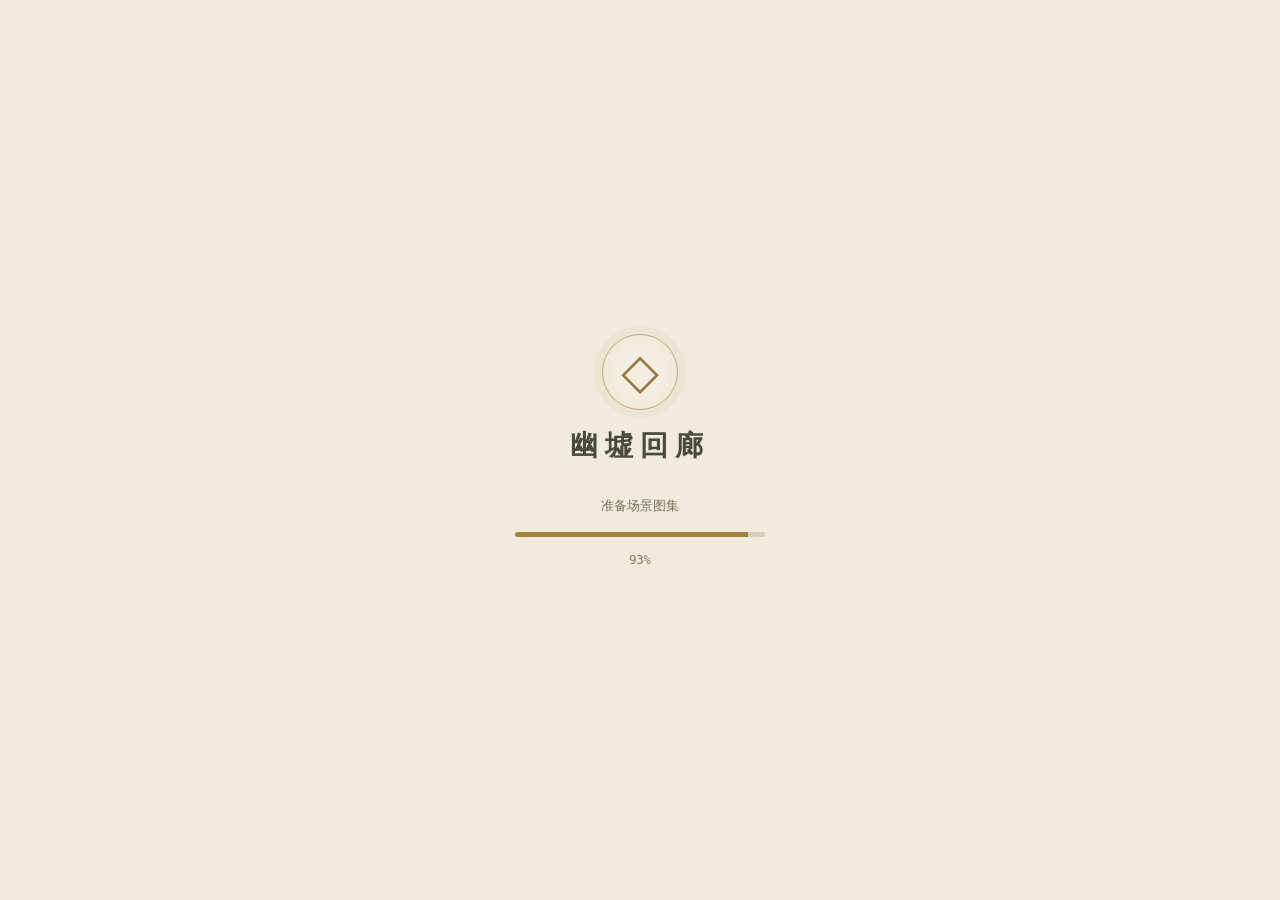
<file: index.html>
<!doctype html><html><head><meta charset=utf8><meta name=viewport content="width=device-width,initial-scale=1,maximum-scale=1,user-scalable=no,viewport-fit=cover"><style>:root{color-scheme:light}body{margin:0;padding:0;font:14px -apple-system,BlinkMacSystemFont,sans-serif;background:#faf9f5;color:#141413}img{max-width:100%}[hidden]:not([hidden=until-found i]){display:none!important}#gameLoader{position:fixed;inset:0;z-index:9999;background:#f1ebdd;display:flex;flex-direction:column;align-items:center;justify-content:center;gap:16px;padding:24px;text-align:center}#gameLoader[hidden]{display:none}</style></head><body>
<meta charset="utf-8">
<!-- 页面缩放整个锁死：这是个满屏的游戏界面，双击/双指放大只会把布局顶乱。
     maximum-scale + user-scalable 管住安卓；iOS Safari 会无视它们，所以另有
     CSS 的 touch-action:manipulation（禁双击放大）和下面那段 gesture 兜底（禁双指）。 -->
<meta name="viewport" content="width=device-width, initial-scale=1, maximum-scale=1, user-scalable=no, viewport-fit=cover">
<title>幽墟回廊</title>
<!-- 装饰字体不阻塞手机首屏；网络不可用时使用系统字体。 -->
<link rel="stylesheet" data-optional-font media="print" onload="this.media='all'" href="https://fonts.googleapis.com/css2?family=Cinzel:wght@600;700&family=Spectral:ital,wght@1,400&display=swap">
<link rel="stylesheet" id="gameStyle" href="style.css?v=20261020-affixhelp2">
<script src="preload.js?v=20261020-affixhelp2" defer onerror="document.getElementById('loadStatus').textContent='加载失败，请重试。';document.getElementById('loadRetry').hidden=false"></script>
<div class="game-loader" id="gameLoader" role="status" aria-live="polite" aria-label="正在加载游戏">
  <div class="loader-emblem" aria-hidden="true">◇</div><h1>幽墟回廊</h1><p id="loadStatus">正在准备资源</p>
  <progress id="loadProgress" max="23" value="0" aria-label="资源准备进度"></progress><span id="loadCount">0%</span>
  <button id="loadRetry" type="button" onclick="location.reload()" hidden>重新加载</button>
  <noscript>请启用 JavaScript 后重新加载游戏。</noscript>
</div>

<!-- 报错横幅：出问题时直接显示在页面顶部，不用开 F12 -->
<div class="errbar" id="errbar" hidden>
  <span class="msg" id="errmsg"></span>
  <button type="button" id="errcopy">复制</button>
  <button type="button" id="errhide">×</button>
</div>
<script>
(function(){
  var seen = [];
  function show(text){
    if(seen.indexOf(text) >= 0) return;
    seen.push(text);
    var bar = document.getElementById("errbar"), msg = document.getElementById("errmsg");
    if(!bar || !msg) return;
    msg.textContent = seen.join("\n");
    bar.hidden = false;
  }
  /* 存档写不进去之类的「不是 JS 崩了但玩家必须知道」的事，游戏逻辑也走这条横幅 */
  window.showErr = show;
  window.addEventListener("error", function(e){
    if(e.target && e.target.hasAttribute && e.target.hasAttribute("data-optional-font")) return;
    if(e.target && e.target.tagName && /SCRIPT|LINK/.test(e.target.tagName)){
      show("文件加载失败：" + (e.target.src || e.target.href || "?"));
      return;
    }
    show((e.message || "错误") + "  @ " + String(e.filename || "").split("/").pop() + ":" + e.lineno);
  }, true);
  window.addEventListener("unhandledrejection", function(e){
    show("未捕获的 Promise：" + (e.reason && e.reason.message ? e.reason.message : e.reason));
  });
  /* ---- 把页面缩放钉死 ----
     iOS Safari 不认 user-scalable=no：双指靠 gesturestart 系列挡，
     双击放大靠「300 毫秒内的第二次触摸」挡（touch-action:manipulation 已经挡掉大部分，
     这里是兜底）。preventDefault 只拦缩放，单击、滚动、长按都不受影响。 */
  ["gesturestart", "gesturechange", "gestureend"].forEach(function(t){
    document.addEventListener(t, function(e){ e.preventDefault(); }, {passive:false});
  });
  var lastTap = 0, lastX = 0, lastY = 0;
  document.addEventListener("touchend", function(e){
    /* ⚠️ 不能见到「300ms 内第二次触摸」就一律 preventDefault —— 那会把第二次的
       click 一起吃掉，连点两下按钮就有一下不算数。只拦真正的双击放大：
       同一个位置（30px 内）连点两下，而且点的不是按钮/输入框这类要响应的东西。 */
    var t = e.changedTouches && e.changedTouches[0];
    var now = Date.now(), x = t ? t.clientX : 0, y = t ? t.clientY : 0;
    var near = Math.abs(x - lastX) < 30 && Math.abs(y - lastY) < 30;
    var live = e.target && e.target.closest && e.target.closest("button,input,textarea,label,select,a,.c");
    if(now - lastTap <= 300 && near && !live && e.cancelable) e.preventDefault();
    lastTap = now; lastX = x; lastY = y;
  }, {passive:false});
  document.addEventListener("dblclick", function(e){ e.preventDefault(); }, {passive:false});

  document.addEventListener("click", function(ev){
    if(ev.target.id === "errhide"){ document.getElementById("errbar").hidden = true; }
    if(ev.target.id === "errcopy"){
      var t = document.getElementById("errmsg").textContent;
      try{ navigator.clipboard.writeText(t); ev.target.textContent = "已复制"; }
      catch(err){ ev.target.textContent = "复制失败"; }
    }
  });
})();
</script>

<div class="app">
  <header class="top" id="topBar">
    <div class="title"><h1>幽墟回廊</h1><span class="ch" id="chapterTag">第一章 · 石廊　A1</span></div>
  </header>

  <!-- ===== 视图容器：四个标签页共用这块空间 ===== -->
  <div class="views">

    <!-- ---------- 冒险 ---------- -->
    <section class="view on" id="viewAdv" role="tabpanel" aria-labelledby="navAdv" tabindex="0">
      <!-- ===== 主城 ===== -->
      <div class="town" id="townPanel" hidden>
        <div class="townhead">
          <div class="eyebrow">主城 · 灰岩镇</div>
          <h2 id="townTitle">你站在镇口</h2>
          <p class="fallline" id="townFlavor">石廊的风从洞口吹上来，带着铁锈味。</p>
        </div>
        <div class="bank">
          <div class="bcell"><span class="k">宝石</span><span class="v gold" id="tGold">0</span></div>
          <div class="bcell"><span class="k">最深</span><span class="v" id="tBest">—</span></div>
          <div class="bcell"><span class="k">通关</span><span class="v" id="tClears">0</span></div>
          <div class="bcell"><span class="k">倒下</span><span class="v" id="tDeaths">0</span></div>
        </div>
        <div class="places">
          <button class="place" id="btnCave" type="button">
            <i>洞</i><span class="pn">洞窟<em>选一条路，下去</em></span><span class="go">▸</span>
          </button>
          <button class="place" id="btnHero" type="button">
            <i>人</i><span class="pn">角色<em id="heroSub">抽角色、出战、养成</em></span><span class="go">▸</span>
          </button>
          <button class="place" id="btnTownCodex" type="button">
            <i>鉴</i><span class="pn">图鉴<em>你认过的词、拿过的遗物</em></span><span class="go">▸</span>
          </button>
          <button class="place" id="btnBless" type="button">
            <i>祝</i><span class="pn">祝福<em id="blessSub">用宝石换永久的好处</em></span><span class="go">▸</span>
          </button>
          <button class="place" id="btnOrbShop" type="button">
            <i>珠</i><span class="pn">宝珠商店<em id="orbShopSub">宝珠 · 只在战场生效</em></span><span class="go">▸</span>
          </button>
          <a class="place" id="btnBattle" href="battle.html">
            <i>战</i><span class="pn">战场<em>能站多久？</em></span><span class="go">▸</span>
          </a>
        </div>
      </div>

      <!-- 取景窗。状态浮层直接压在地图上（见 .mapui），所以这几块不再占纵向空间 -->
      <div class="stage" id="stageBox">
        <div class="map" id="map"></div>
        <div class="mapui" id="mapUi">
          <!-- 状态压成一行：章节+层 / 等级 / 金 / 剩敌 -->
          <div class="hudline" id="hudRow">
            <span class="hi"><i id="hChap">石廊</i><b id="hFloor">1/50</b></span>
            <span class="hi"><i>等级</i><b id="hLevel">1</b></span>
            <span class="hi gold"><i>金</i><b id="hGold">0</b></span>
            <span class="hi left"><i>敌</i><b id="hLeft">3</b></span>
          </div>
          <div class="bars" id="barsRow">
            <div class="hpbar" id="hpBar">
              <div class="fill" id="hpFill"></div>
              <div class="sh" id="hpShield"></div>
              <div class="txt" id="hpTxt">20 / 20</div>
            </div>
            <div class="xpbar"><div class="fill" id="xpFill"></div></div>
          </div>
        </div>
        <!-- 取景框左下角的两个按钮：放弃（两步确认，点完直接结算）/ 寻路（走向最近的怪→金币→楼梯） -->
        <div class="mapacts">
          <button class="giveup" id="btnAbandon" type="button">放弃</button>
          <button class="giveup find" id="btnPathfind" type="button" aria-pressed="false">寻路</button>
        </div>
        <!-- 右下角：锁定冒险。跟「寻路」同一种按钮、同一种开关状态（用户 2026-09 从地图下面那一行挪上来的） -->
        <div class="mapacts right">
          <button class="giveup lock" id="btnLockWager" type="button" aria-pressed="false">锁定冒险</button>
        </div>
      </div>

      <section class="adventure-status" id="adventureStatus" aria-label="当前冒险状态" hidden>
        <div class="status-location"><span id="mapStatusHeading">当前房间</span><button class="room-label" id="roomLabel" type="button" aria-label="查看当前房间详情"></button></div>
        <div class="map-statuses" id="mapStatuses" aria-label="当前祝福与负面状态" hidden></div>
        <span class="status-empty" id="mapStatusEmpty">暂无祝福或负面状态</span>
        <button class="status-expand" id="btnExpandStatus" type="button" aria-haspopup="dialog" aria-controls="veilDungeonRules" aria-expanded="false">展开 ↗</button>
      </section>
      <div id="log" hidden aria-hidden="true"></div>
    </section>

    <!-- ---------- 信息 ---------- -->
    <section class="view" id="viewInfo" role="tabpanel" aria-labelledby="navInfo" tabindex="0">
      <div class="info-tabs" role="tablist" aria-label="信息分类">
        <button type="button" class="info-tab on" id="infoTabRun" role="tab" aria-controls="infoRun" aria-selected="true" data-info="run">角色局内信息</button>
        <button type="button" class="info-tab" id="infoTabLearn" role="tab" aria-controls="infoLearn" aria-selected="false" tabindex="-1" data-info="learn">学习与图鉴</button>
      </div>
      <div class="info-page" id="infoRun" role="tabpanel" aria-labelledby="infoTabRun" tabindex="0">
        <div class="panel info-empty" id="infoRunEmpty"><b>尚未开始冒险</b><p>进入冒险后，可查看本局角色、属性、技能与战绩。</p></div>
        <div class="panel" id="panelStats">
          <div class="run-hero" id="runHeroIdentity"></div>
          <div class="phead">主要属性</div>
          <div class="stats primary-stats" id="stats"></div>
          <details class="full-stats" id="fullStats"><summary><span>完整属性</span><small>攻击 · 防御 · 资源 · 当前效果</small></summary><div id="statsMore"></div></details>
          <div class="partsrow">
            <button class="btn ghost partsbtn" id="btnParts" type="button">伤害构成</button>
            <button class="btn ghost partsbtn" id="btnHeroRun" type="button">角色详情</button>
            <button class="btn ghost partsbtn" id="btnRunCode" type="button">复制本局码</button>
          </div>
        </div>
        <div class="panel" id="panelHeroState" hidden><div class="phead">角色机制</div><div class="stats" id="heroRunState"></div><div id="borrowedSkills"></div><div id="runRules" hidden></div></div>
        <div class="panel" id="panelHoly" hidden><div class="phead">圣器</div><div class="holyslots" id="holySlots"></div></div>
        <div class="panel" id="panelRun" hidden><div class="phead">本局战绩</div><div class="stats" id="runStats"></div></div>
      </div>
      <div class="info-page" id="infoLearn" role="tabpanel" aria-labelledby="infoTabLearn" tabindex="0" hidden>
        <div class="panel"><div class="phead">学习记录</div><p class="info-caption">学习进度与收集图鉴会跨冒险保留。</p><div class="stats" id="vocab"></div>
          <div class="vbtns"><button class="btn" id="btnCodex" type="button">遗物图鉴 · 跨局记录</button><button class="btn" id="btnMiss" type="button">错题本</button></div>
        </div>
      </div>
    </section>

    <!-- ---------- 遗物 ---------- -->
    <section class="view" id="viewRelic" role="tabpanel" aria-labelledby="navBag" tabindex="0">
      <!-- 列表自己滚，合成面板钉在标签页下方（带满 15 件时不用滚半天才看得见） -->
      <div class="panel grow">
        <div class="phead"><span id="relicHead">遗物 0</span></div>
        <div class="rfilt" id="relicFilter" hidden></div>
        <div class="relics own" id="relicOwned"></div>
      </div>
      <div class="panel fusebar">
        <div class="phead" id="fuseHead">合成 · 3 件同品质 + 300 金 → 1 件更高</div>
        <div class="rowb">
          <button class="btn" id="btnFusePick" type="button">选择</button>
          <button class="btn primary" id="btnFuseGo" type="button" disabled>合成</button>
        </div>
        <p class="note" id="fuseState">点「选择」，然后在上面挑 3 件同品质的。</p>
      </div>
    </section>

    <!-- ---------- 背包（宝珠，用户 2026-09-23）----------
         主城里第三个标签是它，进了洞变回「遗物」（showScene 换 #navBag 的 data-view）。
         两个子栏目：背包（没戴着的：鉴定 / 强化 / 装备）/ 人物（六个位置，点一个弹窗挑宝珠 + 总效果）。 -->
    <section class="view" id="viewOrb" role="tabpanel" aria-labelledby="navBag" tabindex="0">
      <div class="orbtabs">
        <button class="osub on" data-osub="bag" type="button">背包</button>
        <button class="osub" data-osub="me" type="button">人物</button>
        <span class="sp"></span>
        <span class="orbgemtag">宝石 <b id="orbGemB">0</b></span>
      </div>
      <div class="panel grow" id="orbBagPanel">
        <!-- 顶上这一行钉住不滚（用户 2026-09-23 要「置顶分解宝珠按钮」），滚的是下面的方格 -->
        <div class="orbbar">
          <div class="phead"><span id="orbBagHead">背包 0</span></div>
          <span class="sp"></span>
          <button class="btn" id="btnOrbMeltGo" type="button" style="visibility:hidden">分解</button>
          <button class="btn" id="btnOrbMelt" type="button">分解</button>
        </div>
        <div class="orbgrid" id="orbList"></div>
      </div>
      <div class="panel grow" id="orbMePanel" hidden>
        <div class="phead">装备 · 最多 6 颗 · 点一个位置换宝珠</div>
        <div class="orbslots" id="orbSlots"></div>
        <div class="phead">总效果</div>
        <div class="orbsets" id="orbSets"></div>
        <details class="orbref"><summary>各颜色的效果</summary><div id="orbRef"></div></details>
      </div>
    </section>

    <!-- ---------- 设置 ---------- -->
    <section class="view" id="viewSet" role="tabpanel" aria-labelledby="navSet" tabindex="0">
      <div class="panel">
        <div class="phead">设置 Settings</div>
        <label class="setopt"><input type="checkbox" id="optSpeak" checked><span><b>答完自动朗读</b><i>每题答完念一遍这个词；也能自己点题面右上角的 🔊</i></span></label>
        <label class="setopt"><input type="checkbox" id="optAuto" checked><span><b>答对自动下一题</b><i>关掉就每题都手动点继续</i></span></label>
        <label class="setopt" id="optDefQRow"><input type="checkbox" id="optDefQ" checked><span><b>释义句题</b><i>已掌握的词会出「哪一句在说这个词」</i></span></label>
        <div class="langset"><div class="langrow"><label class="lk" for="optSceneMode" id="sceneModeLabel">画面模式</label><select class="vsel" id="optSceneMode"><option value="auto">标准</option><option value="basic">兼容</option></select></div></div>
        <!-- 发音（2026-09-24）：挑声音 + 语速，game.js 的 renderVoiceSet()。浏览器不支持朗读就整块藏掉 -->
        <div class="langset voiceset" id="voiceSet">
          <div class="langrow"><label class="lk" for="optVoice">声音</label><select class="vsel" id="optVoice"></select><button class="lchip vtry" id="btnVoiceTry" type="button">试听</button></div>
          <div class="langrow" id="rateRow"><span class="lk">语速</span><button class="lchip" data-rate="0.7" type="button">慢</button><button class="lchip" data-rate="0.9" type="button">标准</button><button class="lchip" data-rate="1.05" type="button">快</button></div>
        </div>
        <!-- 自定义答题时间（2026-09-25）：粘贴存档码「snow」才露出来，game.js 的 renderQTimeSet() -->
        <div class="langset voiceset" id="qtimeSet" hidden>
          <div class="langrow"><label class="lk" for="optQTime">答题时间</label><input class="qtin" id="optQTime" type="number" inputmode="numeric" min="1" max="999" step="1"><span class="qtu">秒</span><button class="lchip" id="btnQTimeOff" type="button">不限时</button><button class="lchip" id="btnQTimeReset" type="button">默认</button></div>
        </div>
      </div>
      <!-- 语言（2026-09-23）：母语 = 界面语言，学习 = 背哪门的词。换了就重载页面（game.js 的 setLang）-->
      <div class="panel" id="panelLang">
        <div class="phead">语言 Language</div>
        <div class="langset" id="langPanel">
          <div class="langrow"><span class="lk">母语</span>
            <button class="lchip" data-ui="zh" type="button">中文</button><button class="lchip" data-ui="en" type="button">English</button></div>
          <div class="langrow"><span class="lk">学习</span>
            <button class="lchip learnbtn" id="btnLearnPick" type="button">English ▸</button></div>
        </div>
      </div>
      <div class="panel">
        <div class="phead">存档 Save</div>
        <div class="ledger" id="saveInfo"></div>
        <p class="note" id="saveState">打开网页自动读档；存档只在进入关卡、下一层、回到主城时写。</p>
        <div class="rowb">
          <button class="btn primary" id="btnResumeHere" type="button" hidden>继续上次探索</button>
        </div>
      </div>
      <!-- 本地存档文件 / 跨设备导出码：用户要求先藏起来（代码原样留着，去掉 hidden 就回来） -->
      <div class="panel" id="panelSaveFile" hidden>
        <div class="phead">本地存档文件</div>
        <p class="note">把这台设备上的<b>全部存档</b>存成一个文件，放在你自己手里 ——
          词汇熟练度、遗物图鉴、探索记录、镇上宝石，连没走完的那一趟都在里面。
          换设备、换浏览器、清过缓存，选回这个文件就能接着玩。</p>
        <div class="rowb">
          <button class="btn" id="btnSaveFile" type="button">下载存档文件</button>
          <button class="btn" id="btnPickFile" type="button">读取存档文件…</button>
        </div>
        <input type="file" id="fileIn" aria-labelledby="btnPickFile" accept=".json,.txt,application/json" hidden>
        <div class="drop" id="dropZone">把存档文件拖到这里也行</div>
        <div class="filecard" id="fileCard" hidden>
          <div class="eyebrow" id="fileName">存档文件</div>
          <div class="ledger" id="fileInfo"></div>
          <div class="rowb">
            <button class="btn primary" id="btnMergeFile" type="button">合并导入</button>
            <button class="btn danger" id="btnOverwriteFile" type="button">整档覆盖</button>
            <span class="sp"></span>
            <button class="btn ghost" id="btnCancelFile" type="button">取消</button>
          </div>
          <p class="note"><b>合并导入</b>两边取更好的那份，不会弄丢这台设备上的进度；
            <b>整档覆盖</b>把这台设备上的存档整个换成文件里的，无法撤销。</p>
        </div>
        <p class="note" id="fileMsg"></p>
      </div>
      <!-- 云存档：只有两个按钮。剪贴板被浏览器挡住时才露出 #codeBox 那个退路 -->
      <div class="panel" id="panelCode">
        <div class="phead">云存档 · 换设备</div>
        <p class="note">一段<b>存档码</b>装下<b>词汇熟练度、遗物图鉴、探索记录、宝石、祝福和宝珠</b>。
          旧设备上点「复制」，新设备上点「粘贴」就过去了。导入是<b>取两边更好的那份</b>合并，不会抹掉这台设备上的进度；
          <b>没走完的那一趟不在码里</b>。</p>
        <div class="rowb">
          <button class="btn primary" id="btnCopySave" type="button">复制存档码</button>
          <button class="btn" id="btnPasteSave" type="button">粘贴存档码</button>
        </div>
        <textarea class="code" id="codeBox" aria-label="云存档 · 换设备" rows="3" hidden></textarea>
      </div>
      <div class="panel">
        <div class="phead">别的</div>
        <button class="btn" id="btnHelp" type="button">玩法说明</button>
        <button class="btn" id="btnTutorial" type="button">新手教程</button>
      </div>
    </section>

  </div>

  <!-- ===== 底部四标签（第三个在主城是「背包」，进洞是「遗物」）===== -->
  <nav class="tabbar" role="tablist" aria-label="幽墟回廊">
    <button class="nav on" id="navAdv" data-view="viewAdv" type="button" role="tab" aria-controls="viewAdv" aria-selected="true" tabindex="0"><i aria-hidden="true">⌖</i><span>冒险</span></button>
    <button class="nav" id="navInfo" data-view="viewInfo" type="button" role="tab" aria-controls="viewInfo" aria-selected="false" tabindex="-1"><i aria-hidden="true">◈</i><span>信息</span></button>
    <!-- 第三个标签：主城里是「背包」，进洞变回「遗物」（showScene 里换，用户 2026-09-23） -->
    <button class="nav" id="navBag" data-view="viewOrb" type="button" role="tab" aria-controls="viewOrb" aria-selected="false" tabindex="-1"><i aria-hidden="true">◎</i><span>背包</span><em class="dot" id="bagDot" aria-hidden="true" hidden></em></button>
    <button class="nav" id="navSet" data-view="viewSet" type="button" role="tab" aria-controls="viewSet" aria-selected="false" tabindex="-1"><i aria-hidden="true">⚙</i><span>设置</span></button>
  </nav>
</div>


<div class="veil" id="veilCave" hidden>
  <div class="sheet">
    <div class="eyebrow">洞窟 · 选一条路</div>
    <h2>下去哪里？</h2>
    <div class="routes sx" id="routeList"></div>
    <!-- 练习模式：进洞之前勾，整趟有效（用户 2026-09） -->
    <button class="practice" id="btnPractice" type="button" aria-pressed="false">练习模式 · 关
      <em>开着：护甲 +50（每下只掉 1 血），但攻击减半</em></button>
    <div class="rowb"><span class="sp"></span><button class="btn ghost" id="btnCloseCave" type="button">回镇上</button></div>
  </div>
</div>

<!-- 难度等级：点完路线才弹（用户 2026-09-21）。A 级就是这个游戏本来的数值，
     B/C/D 只加玩家攻击，怪一个数字都不动。联机里只有房主点得到这一步。 -->
<div class="veil" id="veilMode" hidden>
  <div class="sheet">
    <div class="eyebrow" id="modeSub">洞窟 · 选模式</div>
    <h2>怎么下去？</h2>
    <div class="routes sx" id="modeList"></div>
    <div class="rowb"><span class="sp"></span><button class="btn ghost" id="btnCloseMode" type="button">换条路</button></div>
  </div>
</div>

<div class="veil" id="veilDiff" hidden>
  <div class="sheet">
    <div class="eyebrow" id="diffSub">洞窟 · 选难度</div>
    <h2>用哪一档下去？</h2>
    <div class="routes sx" id="diffList"></div>
    <div class="rowb"><span class="sp"></span><button class="btn ghost" id="btnCloseDiff" type="button">换条路</button></div>
  </div>
</div>

<div class="veil" id="veilBattle" hidden>
  <div class="sheet battle">
    <section class="battle-arena" id="battleArena" aria-label="战斗场景">
      <div class="battle-effects" id="battleEffects" aria-hidden="true"></div>
      <button class="rules-toggle" id="btnDungeonRules" type="button" hidden>流派与词条</button>
      <div class="arena-scenery" aria-hidden="true"><i class="arena-gate"></i><i class="arena-flame left"></i><i class="arena-flame right"></i></div>
    <div class="foe">
      <div class="battle-statuses foe-statuses" id="foeStatuses" aria-label="怪物的祝福与负面状态" hidden></div>
      <div class="portrait" id="foeArt"></div>
      <div class="foe-info">
        <div class="foe-tag" id="foeTag">遭遇</div>
        <div class="foe-name" id="foeName">灰鼠</div>
        <div class="foe-weak" id="foeWeak" hidden></div>
        <div class="fbar"><div class="fill" id="foeFill"></div><div class="txt" id="foeTxt"></div></div>
      </div>
    </div>
      <div class="combat-feedback" id="combatFeedback" role="status"></div>
    <div class="mybar">
      <div class="me" id="meArt"></div>
      <div class="col">
        <div class="player-vitals">
          <div class="battle-statuses player-statuses" id="playerStatuses" aria-label="玩家的祝福与负面状态" hidden></div>
          <div class="player-label"><b id="battleHeroName">冒险者</b><span>生命 / 护盾</span></div>
        <div class="hpbar" id="bHpBar"><div class="fill" id="bHpFill"></div><div class="sh" id="bHpShield"></div><div class="txt" id="bHpTxt"></div></div>
        </div>
      </div>
    </div>
      <div class="battle-summons" id="battleSummons" aria-hidden="true" hidden></div>
      <div class="arena-controls">
    <div class="wagerrow" id="wagerRow">
      <button class="wager" id="btnWager" type="button">冒险 · 我确定
        <em>对了伤害翻倍，错了受伤翻倍</em></button>
    </div>
        <button class="btn ghost" id="btnFlee" type="button">撤退 · 掉一半血</button>
      </div>
    </section>
    <section class="battle-learning" aria-label="词汇学习">
    <div class="qcard" id="qcard">
      <div class="qtimer" id="qTimer" hidden><i id="qTimerFill"></i></div>
      <div class="combo none" id="combo" aria-label="连击 0"><span class="cmb-n"><b>×0</b></span></div>
      <div class="qlabel" id="qLabel" hidden>这个词是什么意思？</div>
      <div class="haunt" id="qHaunt" hidden>心魔 · 上次你答错了它</div>
      <div class="qword" id="qWord">cat</div>
      <button class="spk" id="btnSpeak" type="button" hidden aria-label="朗读这个词">🔊</button>
      <div class="qmiss" id="qMiss" hidden></div>
    </div>

    <div class="quiz-input">
    <div class="opts" id="opts"></div>

    <div class="spellbar" id="spellBar" hidden>
      <button class="spkline" id="btnSpellSpeak" type="button" aria-label="播放读音">🔊</button>
      <div class="spellrow" id="spellRow"></div>
    </div>
    <div class="letters" id="letters" hidden></div>
    </div>

    <div class="verdict" id="verdict" role="status"></div>
    <div class="rowb">
      <span class="battle-prompt">作答后继续</span>
      <button class="btn primary" id="btnNextQ" type="button" hidden>继续</button>
    </div>
    </section>
  </div>
</div>

<div class="veil" id="veilSpring" hidden>
  <div class="sheet">
    <div class="eyebrow">石缝里的泉</div>
    <h2>一小汪水，还冒着气泡</h2>
    <div class="ledger" id="springLedger"></div>
    <p class="note" id="springNote">这口泉只够喝一次 —— 喝完它就干了。</p>
    <div class="rowb">
      <button class="btn ghost" id="btnSpringSkip" type="button">先留着</button>
      <span class="sp"></span>
      <button class="btn primary" id="btnSpringDrink" type="button">掬一捧喝下</button>
    </div>
  </div>
</div>

<div class="veil" id="veilStair" hidden>
  <div class="sheet tall route-sheet">
    <div class="eyebrow" id="stairEyebrow">石廊 第 1 层 · 已清空</div>
    <h2 id="stairTitle">阶梯通向第 2 层</h2>
    <p class="note" id="stairNote">下去之后<b>这一层不会再回来</b>。进下一层时会存一次档。</p>
    <div class="room-routes sx" id="roomRoutes" aria-label="选择下一层房间" hidden></div>
    <div class="rowb">
      <button class="btn ghost" id="btnStairStay" type="button">再待一会儿</button>
      <span class="sp"></span>
      <button class="btn primary" id="btnStairGo" type="button">下去 ▼</button>
    </div>
  </div>
</div>

<div class="veil" id="veilGild" hidden>
  <div class="sheet">
    <div class="eyebrow">金坛</div>
    <h2>阶梯旁边立着一座金坛</h2>
    <p class="fallline">投得越多，它回应得越重。</p>
    <div class="ledger" id="gildLedger"></div>
    <div class="gildtab" id="gildTable"></div>
    <div class="rowb">
      <button class="btn ghost" id="btnGildSkip" type="button">走开</button>
      <span class="sp"></span>
      <button class="btn primary" id="btnGildPay" type="button">投入</button>
    </div>
  </div>
</div>
<div class="veil" id="veilAltar" hidden>
  <div class="sheet">
    <div class="eyebrow">血祭坛</div>
    <h2>石台上有一道浅槽</h2>
    <p class="fallline">槽里积着暗色的东西，还没干透。</p>
    <div class="ledger" id="altarCost"></div>
    <div class="rowb">
      <button class="btn ghost" id="btnAltarSkip" type="button">走开</button>
      <span class="sp"></span>
      <button class="btn primary" id="btnAltarPay" type="button">割一刀</button>
    </div>
  </div>
</div>

<!-- 熔炉：祭坛有两成概率长成这个。献祭一件遗物，升一档 / 同档换一件 / 降一档，各三分之一 -->
<div class="veil" id="veilForge" hidden>
  <div class="sheet tall">
    <div class="eyebrow">石台 · 炉膛还热着</div>
    <h2>把一件遗物扔进去？</h2>
    <p class="note">三分之一<b>升一档</b>，三分之一<b>换一件同档的</b>，三分之一<b>降一档</b>。扔进去就收不回来了。</p>
    <div class="rfilt" id="forgeFilter" hidden></div>
    <div class="relics sx" id="forgeList"></div>
    <div class="rowb"><span class="sp"></span><button class="btn ghost" id="btnForgeSkip" type="button">什么也不扔</button></div>
  </div>
</div>

<div class="veil" id="veilChest" hidden>
  <div class="sheet">
    <div class="eyebrow">上锁的木箱</div>
    <h2 id="chestTitle">锁上刻着一个词</h2>
    <p class="note">把它<b>拼对</b>，箱子就开。拼写错误后宝箱锁定，不能重试。每个宝箱只有一次机会。</p>
    <div class="qcard">
      <div class="qlabel" id="chestHint">这个词是什么意思？</div>
      <div class="qword" id="chestClue">cat</div>
    </div>
    <div class="spellrow" id="chestRow"></div>
    <div class="letters" id="chestLetters"></div>
    <div class="verdict" id="chestVerdict"></div>
    <div class="rowb">
      <button class="btn ghost" id="btnChestLeave" type="button">先不开，走了</button>
      <span class="sp"></span>
      <button class="btn primary" id="btnChestDone" type="button" hidden>继续</button>
    </div>
  </div>
</div>

<div class="veil" id="veilShop" hidden>
  <div class="sheet">
    <div class="eyebrow">游商</div>
    <h2>他没抬头，只把布摊开</h2>
    <p class="note">「洞里的钱，洞里花。带出去的，我也收不着。」<span id="shopGold"></span></p>
    <div class="shop sx" id="shopList"></div>
    <div class="rowb">
      <button class="btn ghost" id="btnShopReroll" type="button" hidden>刷新 · 换一批货</button>
      <span class="sp"></span>
      <button class="btn primary" id="btnShopLeave" type="button">走了</button>
    </div>
  </div>
</div>

<div class="veil" id="veilSwap" hidden>
  <div class="sheet tall">
    <div class="eyebrow" id="swapEyebrow">带不下了</div>
    <h2 id="swapTitle">换掉哪一件？</h2>
    <div class="relic hot" id="swapNew"></div>
    <p class="note" id="swapBarterNote" hidden>只能拿<b>同品质</b>的换；换下来的那件留在货架上。</p>
    <p class="note" id="swapNote">最多带 <b id="swapMax">10</b> 件。点一件旧的把它换下来，<b>点上面这件新的就直接卖掉它</b>。</p>
    <div class="rfilt" id="swapFilter" hidden></div>
    <div class="relics sx" id="swapList"></div>
    <div class="rowb"><span class="sp"></span><button class="btn ghost" id="btnSwapSkip" type="button">不要了，折成金币</button></div>
  </div>
</div>

<!-- 圣器二选一（每 20 层的 Boss 倒下之后，换掉那一次遗物五选一）。带满了先挑新的、再挑换下哪件 -->
<div class="veil" id="veilHoly" hidden>
  <div class="sheet">
    <div class="eyebrow" id="holyEyebrow">守者倒下了</div>
    <h2 id="holyTitle">圣器 · 二选一</h2>
    <p class="note" id="holyNote"></p>
    <div class="relics holypick sx" id="holyList"></div>
    <div class="rowb" hidden><span class="sp"></span><button class="btn ghost" id="btnHolySkip" type="button">都不要，留着现在的</button></div>
  </div>
</div>
<!-- 圣器详情（信息页点一个方格）；圣光照耀在这里挑 / 换赐福的那件遗物 -->
<div class="veil" id="veilHolyInfo" hidden>
  <div class="sheet">
    <div class="eyebrow">圣器</div>
    <div class="relic holyc hot" id="holyInfoCard"></div>
    <p class="note" id="holyBlessHead" hidden></p>
    <div class="relics sx" id="holyBlessList" hidden></div>
    <div class="rowb"><span class="sp"></span><button class="btn primary" id="btnCloseHolyInfo" type="button">关闭</button></div>
  </div>
</div>

<div class="veil" id="veilRelic" hidden>
  <div class="sheet">
    <div class="eyebrow" id="relicEyebrow">这一层清干净了</div>
    <h2 id="relicTitle">石廊给了你一样东西</h2>
    <p class="note">遗物只在这一趟里管用。选一个。</p>
    <div class="relics pickset" id="relicList"></div>
    <button class="btn ghost" id="btnRelicRedraw" type="button" hidden>重掷 · 换一批</button>
  </div>
</div>

<div class="veil" id="veilEnd" hidden>
  <div class="sheet tall">
    <div class="eyebrow" id="endEyebrow">本次探索结束</div>
    <h2 id="endTitle">你倒在了石廊里</h2>
    <!-- 结算：中间这一块自己滚，「再来一次」钉在底下（用户 2026-09-23：弹窗固定大小、内置滚动）-->
    <div class="sx endsx">
    <!-- 本局正确率 vs 这一层历史上的平均正确率（用户 2026-09 要的那个强调） -->
    <div id="endAcc"></div>
    <div class="ledger" id="endStats"></div>
    <div class="eyebrow">这一趟答错的词</div>
    <div class="codex" id="endWords"></div>
    </div>
    <div class="rowb"><span class="sp"></span><button class="btn primary" id="btnAgain" type="button">再来一次</button></div>
  </div>
</div>

<!-- 合成确认：要花金币，砸下去不可撤销，所以先二选一问一句 -->
<div class="veil" id="veilFuse" hidden>
  <div class="sheet">
    <div class="eyebrow">合成</div>
    <h2 id="fuseTitle">3 件同品质 → 1 件更高</h2>
    <div class="ledger" id="fuseLedger"></div>
    <p class="note">换到哪一件是随机的，砸下去就收不回来了。</p>
    <div class="rowb">
      <button class="btn ghost" id="btnFuseNo" type="button">再想想</button>
      <span class="sp"></span>
      <button class="btn primary" id="btnFuseYes" type="button">合成</button>
    </div>
  </div>
</div>

<!-- 合成完的二选一：材料已经砸了，所以这个窗只能挑，没有关闭钮 -->
<!-- 构成（2026-09-26）：上一刀 / 上一口是谁贡献的，top10 占比 -->
<div class="veil" id="veilRoomEvent" hidden>
  <div class="sheet tall">
    <div class="eyebrow">幽墟岔路</div><h2 id="roomEventTitle">房间事件</h2>
    <p class="note" id="roomEventNote"></p>
    <div class="room-event-choices sx" id="roomEventChoices"></div>
    <div class="rowb"><span class="sp"></span><button class="btn primary" id="btnRoomEventClose" type="button">离开 · 保留已有选择</button></div>
  </div>
</div>

<div class="veil" id="veilDungeonRules" hidden>
  <div class="sheet tall" role="dialog" aria-modal="true" aria-labelledby="rulesTitle">
    <div class="eyebrow" id="rulesEyebrow">战斗机制</div><h2 id="rulesTitle">流派与无尽词条</h2>
    <div class="sx" id="rulesList"></div>
    <div class="rowb"><span class="sp"></span><button class="btn primary" id="btnCloseDungeonRules" type="button">关闭</button></div>
  </div>
</div>

<div class="veil" id="veilParts" hidden>
  <div class="sheet tall">
    <div class="eyebrow">构成</div>
    <div class="tabs">
      <button class="ptab on" data-pt="dmg" type="button">上次伤害</button>
      <button class="ptab" data-pt="hurt" type="button">上次受伤</button>
    </div>
    <h2 id="partsTitle">上次伤害</h2>
    <div class="partlist sx" id="partsList"></div>
    <div class="rowb"><span class="sp"></span><button class="btn primary" id="btnCloseParts" type="button">关闭</button></div>
  </div>
</div>
<!-- 错题本（2026-09-27）：按一共答错过几次排，前 30 个 -->
<div class="veil" id="veilMiss" hidden>
  <div class="sheet tall">
    <div class="eyebrow" id="missSub">按答错次数排</div>
    <h2>错题本</h2>
    <div class="tabs">
      <button class="mtab on" data-mt="all" type="button">历史错题</button>
      <button class="mtab" data-mt="today" type="button">今日错题</button>
    </div>
    <div class="mbook sx" id="missBook"></div>
    <div class="rowb"><span class="sp"></span><button class="btn primary" id="btnCloseMiss" type="button">关闭</button></div>
  </div>
</div>
<div class="veil" id="veilFuseGot" hidden>
  <div class="sheet">
    <div class="eyebrow" id="fuseGotEyebrow">合成</div>
    <h2 id="fuseGotTitle">两件，挑一件</h2>
    <div class="relics pickset" id="fuseGotList"></div>
  </div>
</div>

<!-- 祝福：局外养成。10 个槽位 = 偏爱 5 + 封印 5，每一组每个品质各一个 -->
<div class="veil" id="veilBless" hidden>
  <div class="sheet tall">
    <div class="eyebrow">祝福 · 跨局永久</div>
    <h2>把宝石押在两件事上</h2>
    <p class="note">宝石 <b id="blessGem">0</b>　一个槽位 <b id="blessCost">2000</b>，开了之后换遗物不再收钱。</p>
    <div class="blesslots sx" id="blessList"></div>
    <div class="rowb"><span class="sp"></span><button class="btn primary" id="btnCloseBless" type="button">关闭</button></div>
  </div>
</div>

<div class="veil" id="veilBlessPick" hidden>
  <div class="sheet tall">
    <div class="eyebrow" id="blessPickEyebrow">偏爱 · 普通</div>
    <h2 id="blessPickTitle">什么是你的最爱</h2>
    <input class="findbox" id="blessFind" type="search" autocomplete="off" aria-label="搜索：名字 / 效果 / 铭文"
           placeholder="搜索：名字 / 效果 / 铭文">
    <div class="relics sx" id="blessPickList"></div>
    <div class="rowb">
      <button class="btn ghost" id="btnBlessClear" type="button" hidden>空出这个槽位</button>
      <span class="sp"></span>
      <button class="btn primary" id="btnBlessBack" type="button">返回</button>
    </div>
  </div>
</div>

<!-- 角色（2026-10-15，见 角色系统.md）：名册 / 招募两个子栏目 + 角色详情 + 抽卡结果 -->
<div class="veil" id="veilHero" hidden>
  <div class="sheet tall">
    <div class="eyebrow">角色 · 跨局永久</div>
    <div class="hrsubs">
      <button class="osub hrsub on" data-hrsub="roster" type="button">名册</button>
      <button class="osub hrsub" data-hrsub="pull" type="button">招募</button>
      <button class="osub hrsub" data-hrsub="craft" type="button">合成</button>
    </div>
    <div class="sx hrbody" id="heroBody"></div>
    <div class="rowb"><span class="hrgem" id="heroGem"></span><span class="sp"></span><button class="btn primary" id="btnCloseHero" type="button">关闭</button></div>
  </div>
</div>

<div class="veil" id="veilHeroInfo" hidden>
  <div class="sheet">
    <div class="eyebrow" id="heroInfoEyebrow">角色</div>
    <div class="hrinfo" id="heroInfoBody"></div>
    <div class="rowb">
      <button class="btn ghost" id="btnHeroInfoBack" type="button">返回</button>
      <span class="sp"></span>
      <button class="btn hrgo" id="btnHeroUpgrade" type="button">升星 · 1 张</button>
      <button class="btn primary hrgo" id="btnHeroGo" type="button">出战</button>
    </div>
  </div>
</div>

<div class="veil" id="veilHeroGot" hidden>
  <div class="sheet">
    <div class="eyebrow" id="heroGotEyebrow">招募结果</div>
    <div class="hrgot" id="heroGotList"></div>
    <div class="rowb"><span class="sp"></span><button class="btn primary" id="btnHeroGotOk" type="button">好</button></div>
  </div>
</div>

<!-- 宝珠商店：主城的一个地点（用户 2026-09-23 从底部标签挪过来的） -->
<div class="veil" id="veilOrbShop" hidden>
  <div class="sheet">
    <div class="eyebrow">宝珠商店 · 只在战场生效</div>
    <h2>三颗没开过光的珠子</h2>
    <p class="note">宝石 <b id="orbGemS">0</b></p>
    <div class="orblist" id="orbShop"></div>
    <div class="rowb">
      <button class="btn" id="btnOrbReroll" type="button">刷新 · 2000 宝石</button>
      <span class="sp"></span>
      <button class="btn primary" id="btnOrbShopClose" type="button">关闭</button>
    </div>
  </div>
</div>

<!-- 点背包里的一格弹出来：这颗宝珠的全部信息 + 鉴定 / 强化 / 装备（用户 2026-09-23） -->
<div class="veil" id="veilOrbInfo" hidden>
  <div class="sheet">
    <div class="eyebrow">宝珠 · 只在战场生效</div>
    <h2 id="orbInfoTitle">宝珠</h2>
    <div class="orbinfo" id="orbInfoBody"></div>
    <!-- 按钮一律定宽（两格平分一行）：「强化 · 500」变成「再点一次 · 500 宝石」时不许把别的按钮挤走 -->
    <div class="orbinfobtns" id="orbInfoActs"></div>
    <div class="rowb"><span class="sp"></span><button class="btn ghost" id="btnOrbInfoClose" type="button">返回</button></div>
  </div>
</div>

<!-- 点「人物」里的装备位弹出来：空位挑一颗戴上；有珠的能强化、卸下、换一颗 -->
<div class="veil" id="veilOrbPick" hidden>
  <div class="sheet tall">
    <div class="eyebrow">装备宝珠</div>
    <h2 id="orbPickTitle">第 1 个位置</h2>
    <div class="orblist" id="orbPickCur"></div>
    <div class="eyebrow">背包</div>
    <div class="orblist orbpicklist sx" id="orbPickList"></div>
    <div class="rowb"><span class="sp"></span><button class="btn primary" id="btnOrbPickClose" type="button">返回</button></div>
  </div>
</div>

<div class="veil" id="veilCodex" hidden>
  <div class="sheet tall">
    <div class="eyebrow">图鉴 · 跨局永久记录</div>
    <div class="tabs">
      <button class="tab on" data-tab="word" type="button">词库</button>
      <button class="tab" data-tab="leg" type="button">遗物</button>
      <button class="tab" data-tab="bf" type="button">战场遗物</button>
    </div>
    <h2 id="codexTitle">词库</h2>
    <div class="tally" id="codexTally"></div>
    <input class="findbox" id="codexFind" type="search" autocomplete="off" aria-label="搜索：英文 / 中文 / 遗物名"
           placeholder="搜索：英文 / 中文 / 遗物名">
    <div class="rfilt" id="codexFilter" hidden></div>
    <div class="codex sx" id="codexList"></div>
    <div class="rowb"><span class="sp"></span><button class="btn primary" id="btnCloseCodex" type="button">关闭</button></div>
  </div>
</div>

<!-- 首次进入第一步：先挑母语（2026-09-23）。那时候还不知道用哪种语言，所以双语写死。
     挑完直接跳第二步 veilLearn（学习语言）—— 母语现在只有中英两种，学习语言以后会有很多。 -->
<div class="veil" id="veilLang" hidden>
  <div class="sheet">
    <div class="eyebrow">幽墟回廊 · Youxu Corridors</div>
    <h2>你的母语 · Your native language</h2>
    <div class="langset nativepick">
      <button class="lchip big" data-ui="zh" type="button">中文</button>
      <button class="lchip big" data-ui="en" type="button">English</button>
    </div>
    <p class="note">之后可以在「设置」里换 · You can change this later in Settings.</p>
  </div>
</div>

<!-- 第二步：挑学习语言。文字按上一步挑的母语现写（game.js 的 openLearnPick），列表按 LANG_PAIRS 现算 -->
<div class="veil" id="veilLearn" hidden>
  <div class="sheet">
    <div class="eyebrow" id="learnEyebrow">学习语言</div>
    <h2 id="learnTitle">想学哪门语言？</h2>
    <div class="learnlist sx" id="learnList"></div>
    <div class="rowb"><span class="sp"></span><button class="btn ghost" id="btnLearnBack" type="button">返回</button></div>
  </div>
</div>

<div class="veil" id="veilHelp" hidden>
  <div class="sheet tall">
    <div class="eyebrow">幽墟回廊 · 玩法</div>
    <h2>词就是你的剑</h2>
    <div class="rules sx">
      <ul>
        <li><b>走路</b>：<b>点地图上任何走过的地面，角色会自己找路过去</b>。点怪物就走过去开战，点 <span style="color:var(--venom)">▼</span> 就走去下楼（清空前地图上没有 ▼）。走到一半想停下，点别处或按 <span class="kbd">Esc</span>。</li>
        <li><b>探索</b>：怪物待在原地不动，你要自己去找。前四章各 <b>50 层</b>，第五章「无尽」<b>没有底</b>；每层 <b>十来只</b>怪。<b>清完这一层的怪</b>，下行阶梯才会出现 —— 就在<b>最后一只怪倒下的地方</b>。</li>
        <li><b>下楼</b>：踩上 <span style="color:var(--venom)">▼</span> 会<b>先问你一句</b>要不要下去，不会一脚踩空。选了「再待一会儿」还想走，<b>再点一下脚下那格</b>就行。</li>
        <li><b>战斗</b>：走到怪物身上就进入战斗。每一回合出一个单词 —— <b>答对时发动攻击；答错时受到敌人攻击</b>。数字都很小，你随时能算出"还要答对几个"。
          题面上边有一条 <b>7 秒读条</b>：走完还没作答，受到一次超时攻击 —— 但<b>不算答错</b>，题目、四个选项、连击全都原样留着，读条从头再走一遍，直到你答出来。<b>拼写题不限时。</b></li>
        <li><b>数值</b>：你 <b>40 点血</b>，一刀 <b>6 点</b>伤害；廊道灰鼠 12 点血，两刀就倒。<b>每 5 连击</b>伤害 +2%（可叠加），答错清零。暴击是双倍。</li>
        <li><b>拼写题</b>：每题有一小成的概率要你把词拼出来，<b>不限时</b>。拼对<b>连击 +10、这一场经验翻倍</b>；
          拼错跟别的答错一样 —— 那个词记进<b>心魔</b>，再答 10 题之后回来找你。</li>
        <li><b>释义句</b>：学英语时偶尔给一个词、下面四句英文解释，挑出<b>说它的那一句</b>，<b>不限时</b>。</li>
        <li><b>连击跨怪物保留</b>：打完一只接着打下一只，连击<b>不会归零</b> —— 撤退、走路、下一层都留着。只有<b>答错</b>才断（拿了「长链」就只减半），倒下回镇上才清空。</li>
        <li><b>回血</b>：没有药水。<b>每击败一只怪回 3 点</b>，升级回 5 点；地上的 <span style="color:var(--frost)">泉</span> 回<b>生命上限的 15%</b> ——
          踩上去会<b>先问你喝不喝</b>，不喝就留在原地，等真需要的时候再回来。撑不住就先撤退，去别处打一只弱的。</li>
        <li><b>生命上限</b>：拿到加生命上限的遗物时，<b>当前血量也跟着涨同样多</b> —— 20/30 拿到「上限 +8」之后是 <b>28/38</b>，不用再去找泉水补。</li>
        <li><b>词汇</b>：<b>一章只出一个难度的词，章与章之间不重复</b> —— 第一章 <b>A1 入门词</b>（cat / water / red / run），
          第二章 <b>A2 进阶词</b>，第三章 <b>B1 中阶词</b>，第四章 <b>B2 高阶词</b>；第五章「无尽」把 <b>B1 / B2 / C1 / 雅思四档混着出</b>（C1 第 26 层起才出）。答错的词会记进词库，之后<b>出现得更频繁</b>，直到你答对三次。</li>
        <li><b>撤退</b>：战斗里随时可以撤退，怪物身上已经掉的血会留着，你可以回头再打 ——
          但转身要付代价：<b>掉一半的生命上限</b>（最低留 1 点）。</li>
        <li><b>冒险</b>：答题前可以点「冒险」—— <b>答对最终伤害 ×2、连击记 2 点，答错最终受伤 ×2（均为独立乘区）</b>。真背熟了就冒。
          地图下面的<b>「锁定冒险」</b>打开后，<b>每题自动冒险</b>，不用一题点一次（拼写题除外）。</li>
        <li><b>弱点</b>：每只怪都怕一类词（战斗界面有标）。用那一类的词打中，<b>伤害 +2</b>。Boss 的弱点每次都不一样。</li>
        <li><b>遗物</b>：<b>每清完一层五选一</b>，共 <b>146 件</b>分五个品质，<b>最多带 15 件</b>（满了要换；第 50 层往下每 10 层多一格）。遗物页里可以<b>分解</b>换金币，或拿 <b>3 件同品质 + 500 金</b>合成一件更高的 —— 合成出来的<b>在三件里自己挑</b>。
          它们分成几条成套的路线 —— 比如「刻字 + 默诵 + 慎笔」把你变成拼写专家，
          「铁胆 + 孤注 + 赌骰」让你每题都敲下去。只在这一趟里管用。</li>
        <li><b>追加攻击</b>：答对后按「追加攻击概率」掷一次，中了就把这一刀<b>原样再打一次</b>（不重掷暴击、不加连击）。<b>一题最多追加一次</b>，概率超过 100% 也一样。</li>
        <li><b>变强的唯一途径</b>：<b>遗物</b>。没有装备、没有背包，不用管属性搭配 ——伤害就是一条加法，<b>只有暴击会翻倍</b>。</li>
        <li><b>心魔</b>：这一趟答错过的词，<b>再答 10 题之后会缠上来重考</b>。重遇时答对就驱散并回 2 点血；再答错会多掉 1 点。</li>
        <li><b>路上的东西</b>：<span style="color:var(--r3)">坛</span> <b>第 10 层之后</b>才有，献 5 点血换一件遗物 ——
          它有两成概率是<b>熔炉</b>：献祭身上的一件遗物，三分之一升一档、三分之一同档换一件、三分之一降一档；
          <span style="color:var(--torch)">箱</span> 拼对一个词才能开，<b>拼错就永久锁死</b>；
          <span style="color:var(--frost)">商</span> 用洞里的金币买东西，货架不满意可以<b>刷新一次</b>。
          <b>自动寻路会绕开它们</b>，想用就直接点它。</li>
        <li><b>存档</b>：<b>打开网页自动读档</b>，不会问你。存档点只有三个 —— <b>进入关卡、下一层、回到主城</b>（宝石一变也会单独存一次）。
          所以一层打到一半关掉页面，下次是<b>从这一层的入口重来</b>：这一层里砍的怪、捡的金币、拿的遗物都不算数。</li>
        <li><b>换设备</b>：设置页的<b>云存档</b>只有两个按钮 —— 在旧设备上点<b>「复制存档码」</b>，到新设备上点<b>「粘贴存档码」</b>，词汇熟练度、遗物图鉴、探索记录、宝石、祝福和宝珠就过去了。导入是<b>两边取更好的那份</b>，不会把这台设备上的进度抹掉；<b>没走完的那一趟不在码里</b>。</li>
        <li><b>主城</b>：你从<b>灰岩镇</b>出发，进洞窟选一条路下去。等级和遗物都是<b>进洞之后才有的</b>，只在这一趟里算数。</li>
        <li><b>结算</b>：一趟结束（倒下或通关）会按<b>最大连击、击杀数、正确率、没花完的金币</b>算一笔分，
          再乘两个倍率 —— <b>到达层数</b>（层数 ÷ 10，没有上限）和这一章的<b>难度倍率</b>（一章一档：100% / 125% / 150% / 175% / 200%），换成<b>宝石</b>带回镇上。宝石花在主城的<b>祝福</b>上：2000 开一个槽位，让某件遗物更常出现（同品质里 300%，再花宝石能升到 5 级 = 必出，拿到一次失效），或者让它这一局永不出现。</li>
        <li><b>倒下</b>：会被抬回镇上，<b>遗物和金币全部留在洞里</b>，等级也归零 —— 但那一趟照样结算宝石。
          词汇熟练度和图鉴永远不会丢。想再下去，回洞窟重新选一条。</li>
      </ul>
    </div>
    <div class="rowb"><span class="sp"></span><button class="btn primary" id="btnCloseHelp" type="button">关闭</button></div>
  </div>
</div>

<!-- preload.js 并行预取资源，按依赖顺序执行；词库索引准备完后再启动游戏。 -->
</body></html>
</file>
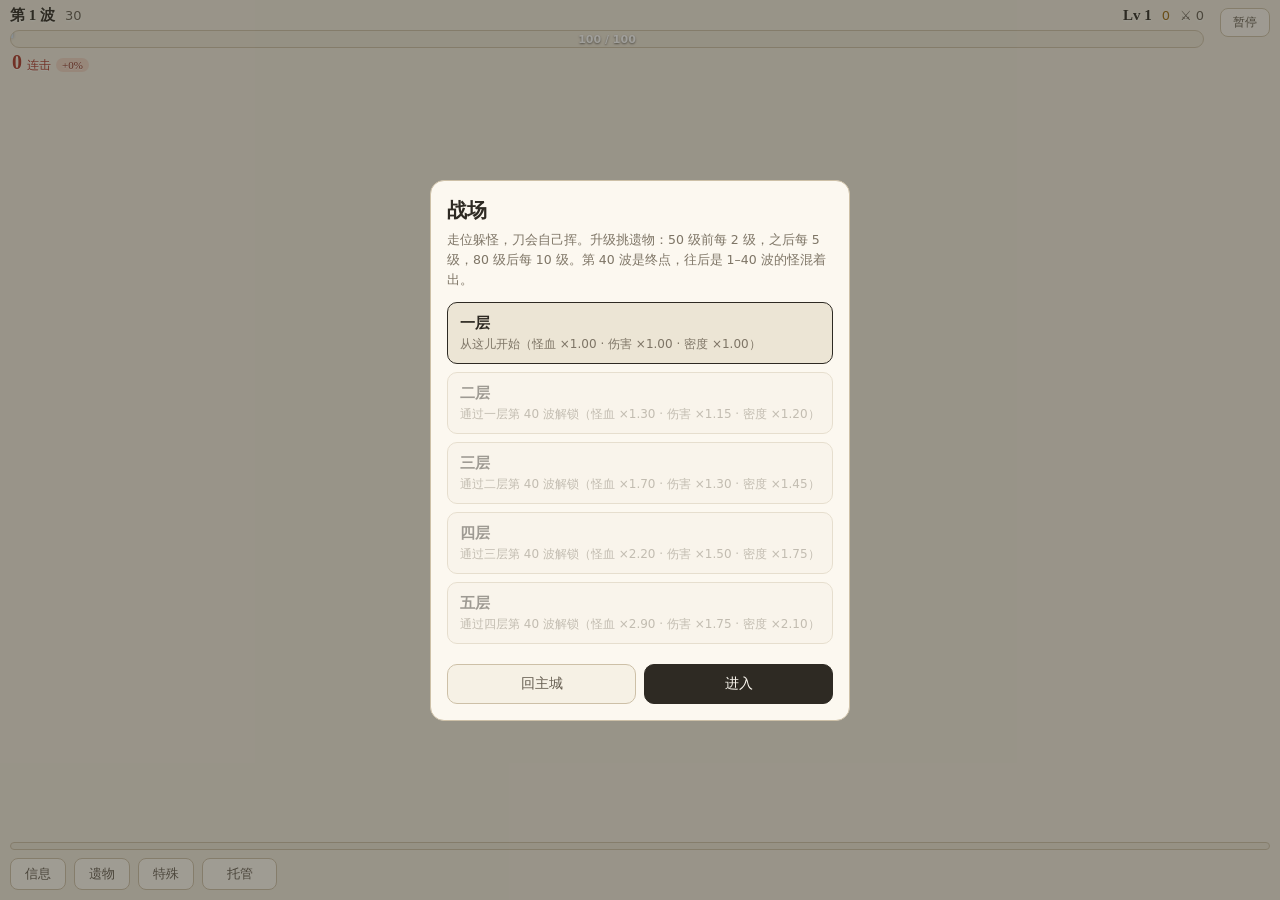
<file: battle.html>
<!doctype html>
<html lang="zh-CN">
<head>
<meta charset="utf-8">
<title>幽墟回廊 · 战场</title>
<meta name="viewport" content="width=device-width, initial-scale=1, maximum-scale=1, user-scalable=no, viewport-fit=cover">
<meta name="theme-color" content="#F1EBDD">
<link rel="stylesheet" href="battle.css">
</head>
<body>

<div id="errbar" hidden></div>

<div id="app">

  <!-- ===== 顶栏 ===== -->
  <button class="pausebtn" id="btnPause">暂停</button>
  <div class="hud" id="hud">
    <div class="hudrow">
      <b id="hWave">第 1 波</b>
      <span id="hTime">30</span>
      <span class="sp"></span>
      <b id="hLvl">Lv 1</b>
      <span id="hGold">0</span>
      <span id="hKill">0</span>
    </div>
    <!-- ⚠️ **血条在顶栏、经验条在底下**（用户 2026-09-22 把两条互换了）——
         血条是要一直盯着的，放在视线里；经验条只是进度，扫一眼就够。别换回去。 -->
    <div class="hpbar"><i id="hpFill"></i><u id="shFill"></u><b id="hpTxt">100 / 100</b></div>
    <!-- 连击：血条正下方（用户 2026-09-23 从经验条上方挪上来的）-->
    <div class="combo" id="comboBar"><b id="cmbN">0</b><span>连击</span><em id="cmbP">+0%</em></div>
    <div class="bossbar" id="bossBar" hidden><i id="bossFill"></i><b id="bossName"></b></div>
  </div>

  <!-- ===== 画布 ===== -->
  <canvas id="cv"></canvas>

  <!-- ===== 底部：经验条 + 三个按钮（连击 2026-09-23 挪到顶栏血条下面了）===== -->
  <div class="foot">
    <div class="xpbar"><i id="xpFill"></i></div>
    <div class="fbtns">
      <button class="fb" id="btnInfo">信息</button>
      <button class="fb" id="btnBag">遗物</button>
      <button class="fb" id="btnSp">特殊</button>
      <!-- 托管（用户 2026-09-26）：走位 / 挑遗物 / 满了合成都交给 AI；部署阶段停下，开战后接着来 -->
      <button class="fb auto" id="btnAuto">托管</button>
    </div>
  </div>

  <!-- ===== 部署阶段（用户 2026-09-22 的塔防改版）=====
       ⚠️ **故意不是 .veil** —— 摆塔得看得见画面、点得到画面。
       它自己一个 DEPLOY 开关管暂停，hide() 里也认这个开关。 -->
  <div class="deploy" id="deploy" hidden>
    <div class="dtop">
      <b id="dTitle">部署</b>
      <span id="dGold">0 金</span>
      <span id="dPop">等级 1 · 人口 0/1</span>
      <button class="dgo" id="btnDeployGo">开战</button>
    </div>
    <p class="dhint" id="dHint"></p>
    <!-- ⚠️ 商店 2026-09-22 搬进了弹窗（用户要求「塔的商店改为按钮弹窗里面刷新和购买」），
         城墙同一天整块删了。面板矮一半，上面看得见的营地就多一半。 -->
    <div class="drow">
      <button class="dbtn" id="btnDShop">商店</button>
      <button class="dbtn" id="btnDLvl">升级</button>
      <!-- ⚠️ 缩放的 ± 按钮 2026-09-22 删了（用户：「不用加减按钮」）——
           手机两指捏合，桌面滚轮。别加回来。 -->
      <button class="dbtn sell" id="btnDSell" hidden>出售</button>
    </div>
    <div class="dbench" id="dBench"></div>
  </div>

  <!-- 摇杆（触屏按下才显示） -->
  <div id="stick" hidden><i id="stickNub"></i></div>

  <!-- ===== 弹层 ===== -->

  <!-- 开场：选难度层 -->
  <div class="veil" id="veilStart">
    <div class="box">
      <h2>战场</h2>
      <p class="sub">走位躲怪，刀会自己挥。每升一级从四件遗物里挑一件。轮数没有尽头。</p>
      <div class="scroll"><div id="tierList"></div></div>
      <!-- ⚠️ 「继续」只有存着没走完的那一趟时才出现（每一波存一次档，用户 2026-09-22）。
           点「进入」会把那一趟丢掉，所以按钮上写清楚是第几波。 -->
      <div class="rowb">
        <a class="btn ghost" href="index.html">回主城</a>
        <button class="btn ghost" id="btnResume" hidden>继续</button>
        <button class="btn" id="btnGo">进入</button>
      </div>
    </div>
  </div>

  <!-- 塔的商店：部署阶段点「商店」弹出来，刷新和购买都在这儿（用户 2026-09-22）-->
  <div class="veil" id="veilTwShop">
    <div class="box wide col tall">
      <h2>商店</h2>
      <p class="sub" id="twShopSub"></p>
      <div class="scroll"><div id="twShopList"></div></div>
      <div class="rowb pin">
        <button class="btn ghost" id="btnTwRe">刷新</button>
        <button class="btn" id="btnTwClose">返回</button>
      </div>
    </div>
  </div>

  <!-- 升级四选一 -->
  <div class="veil" id="veilPick">
    <div class="box">
      <h2 id="pickTitle">升到 2 级</h2>
      <p class="sub">挑一件带走</p>
      <div id="pickList" class="cards pick"></div>
      <div class="rowb">
        <button class="btn ghost" id="btnRedraw" hidden>换一批</button>
        <button class="btn ghost" id="btnSkipPick">都不要</button>
      </div>
    </div>
  </div>

  <!-- 带满了的取舍 -->
  <div class="veil" id="veilSwap">
    <div class="box col tall">
      <h2 id="swapH">遗物带满了</h2>
      <p class="sub" id="swapSub">换掉一件，换下来的当场分解成金币</p>
      <div id="swapNew" class="cards"></div>
      <div class="hr">身上的</div>
      <div class="rfilt" id="swapFilter" hidden></div>
      <div class="scroll"><div id="swapOld" class="cards"></div></div>
      <!-- 易货（第十三批）借这个窗时才露出来 -->
      <div class="rowb" id="swapCancelRow" hidden><button class="btn ghost" id="btnSwapCancel">算了</button></div>
    </div>
  </div>

  <!-- 信息：面板数值单独一个按钮（用户 2026-09-22 从遗物页拆出来的）-->
  <div class="veil" id="veilInfo">
    <div class="box">
      <h2>信息</h2>
      <p class="sub" id="infoSub"></p>
      <div class="scroll">
        <div id="infoStats" class="stats"></div>
        <!-- 宝珠（局外养成）点亮了什么：开局那一下定死的，没装就整块藏起来 -->
        <div id="infoOrb" class="orbinfo" hidden></div>
      </div>
      <div class="rowb">
        <button class="btn" id="btnInfoClose">继续</button>
      </div>
    </div>
  </div>

  <!-- 特殊遗物：打 Boss 掉的，不占 15 个遗物位 -->
  <div class="veil" id="veilSp">
    <div class="box wide col tall">
      <h2 id="spTitle">特殊遗物</h2>
      <p class="sub">打倒 Boss 才有，不占遗物位，也不能分解或当合成材料。</p>
      <div class="scroll"><div id="spList" class="cards"></div></div>
      <div class="rowb pin">
        <button class="btn" id="btnSpClose">继续</button>
      </div>
    </div>
  </div>

  <!-- 特殊遗物带满 5 件时的取舍窗 -->
  <div class="veil" id="veilSpSwap">
    <div class="box col tall">
      <h2>特殊遗物满了</h2>
      <p class="sub">最多带 5 件。换掉一件，或者不要这件新的。</p>
      <div class="scroll">
        <div id="spSwapNew" class="cards"></div>
        <div class="hr">身上的</div>
        <div id="spSwapOld" class="cards"></div>
      </div>
      <div class="rowb pin">
        <button class="btn ghost" id="btnSpSwapSkip">不要了</button>
      </div>
    </div>
  </div>

  <!-- Boss 掉落的特殊遗物三选一 -->
  <div class="veil" id="veilSpPick">
    <div class="box">
      <h2>Boss 倒下了</h2>
      <p class="sub">从三件特殊遗物里挑一件 —— 它不占遗物位</p>
      <div id="spPickList" class="cards pick"></div>
    </div>
  </div>

  <!-- 遗物页（合成面板就在这儿，随时能开）-->
  <div class="veil" id="veilBag">
    <div class="box wide col tall">
      <h2 id="bagTitle">遗物 0 / 15</h2>
      <p class="sub" id="fuseSub"></p>
      <div class="rfilt" id="bagFilter" hidden></div>
      <div class="scroll"><div id="bagList" class="cards"></div></div>
      <!-- ⚠️ 这三个钉在遗物栏下面（用户 2026-09-22）：带满 15 件时列表很长，
           按钮跟着滚下去就找不着了。别把它们塞回 .scroll 里面。 -->
      <div class="rowb pin">
        <button class="btn ghost" id="btnFuseMode">选择材料</button>
        <button class="btn ghost" id="btnFuseGo">合成</button>
        <button class="btn" id="btnBagClose">继续</button>
      </div>
    </div>
  </div>

  <!-- 游商（击杀掉落，踩上去弹出）-->
  <div class="veil" id="veilShop">
    <div class="box wide col tall">
      <h2>游商</h2>
      <p class="sub" id="shopSub">金币 0</p>
      <div class="scroll"><div id="shopList" class="cards"></div></div>
      <!-- 货架 5 件会把弹层撑到要滚，这两个钉在下面（用户 2026-09-22）。别塞回 .scroll 里。 -->
      <!-- ⚠️ 「刷新货架」2026-09-22 已经删了（用户：商店不再可以手动刷新）——
           货架改成**每五波自动换一批**（openDeploy 里清 stock）。别把按钮加回来。 -->
      <div class="rowb pin">
        <button class="btn" id="btnShopClose">走了</button>
      </div>
    </div>
  </div>

  <!-- 合成三选一 -->
  <div class="veil" id="veilGot">
    <div class="box">
      <h2 id="gotTitle">挑一件</h2>
      <div id="gotList" class="cards pick"></div>
    </div>
  </div>

  <!-- 暂停 -->
  <div class="veil" id="veilPause">
    <div class="box">
      <h2>暂停</h2>
      <div class="rowb">
        <!-- ⚠️ 别叫 btnResume —— 开场那一屏的「继续 · 第 N 波」已经叫这个了，重名的话这颗按下去没反应（2026-09-23 修）-->
        <button class="btn" id="btnUnpause">继续</button>
        <button class="btn ghost" id="btnQuit">放弃这一趟</button>
      </div>
    </div>
  </div>

  <!-- 结算 -->
  <div class="veil" id="veilEnd">
    <div class="box col tall">
      <h2 id="endTitle">倒下了</h2>
      <div class="scroll">
        <div id="endStats" class="stats"></div>
        <div id="endRelics" class="cards"></div>
      </div>
      <div class="rowb pin">
        <a class="btn ghost" href="index.html">回主城</a>
        <button class="btn" id="btnAgain">再来一次</button>
      </div>
    </div>
  </div>

</div>

<!-- ⚠️ 顺序：i18n.js 紧跟 util.js（定界面语言 + T/L），i18n-en.js 在 content / orb 后面（换遗物、宝珠的英文），
     i18n-bf.js 排在 battle.js **后面**（它要改 battle.js 的塔 / 怪 / 特殊遗物表）。中文界面下这三个文件什么都不做。 -->
<script src="util.js"></script>
<script src="i18n.js"></script>
<script src="art.js"></script>
<script src="content.js"></script>
<script src="orb.js"></script>
<script src="i18n-en.js"></script>
<script src="battle.js"></script>
<script src="i18n-bf.js"></script>
</body>
</html>
</file>
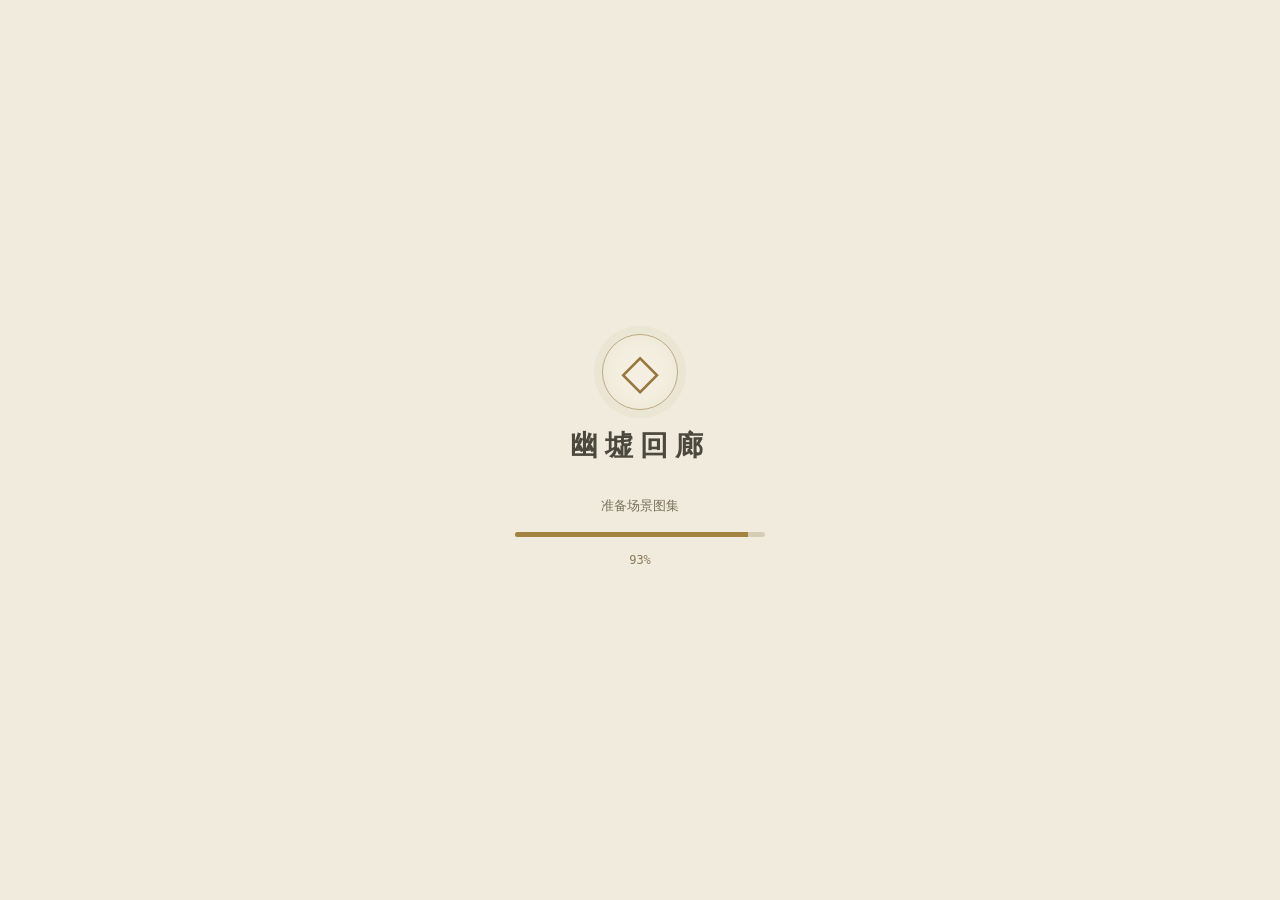
<file: coop.html>
<!doctype html><html><head><meta charset=utf8><meta name=viewport content="width=device-width,initial-scale=1,maximum-scale=1,user-scalable=no,viewport-fit=cover"><style>:root{color-scheme:light}body{margin:0;padding:0;font:14px -apple-system,BlinkMacSystemFont,sans-serif;background:#faf9f5;color:#141413}img{max-width:100%}[hidden]:not([hidden=until-found i]){display:none!important}#gameLoader{position:fixed;inset:0;z-index:9999;background:#f1ebdd;display:flex;flex-direction:column;align-items:center;justify-content:center;gap:16px;padding:24px;text-align:center}#gameLoader[hidden]{display:none}</style></head><body data-coop-page>
<meta charset="utf-8">
<meta name="viewport" content="width=device-width, initial-scale=1, maximum-scale=1, user-scalable=no, viewport-fit=cover">
<title>幽墟回廊 · 联机</title>
<!-- 装饰字体不阻塞手机首屏；网络不可用时使用系统字体。 -->
<link rel="stylesheet" data-optional-font media="print" onload="this.media='all'" href="https://fonts.googleapis.com/css2?family=Cinzel:wght@600;700&family=Spectral:ital,wght@1,400&display=swap">
<link rel="stylesheet" id="gameStyle" href="style.css?v=20261020-affixhelp2">
<script src="preload.js?v=20261020-affixhelp2" defer onerror="document.getElementById('loadStatus').textContent='加载失败，请重试。';document.getElementById('loadRetry').hidden=false"></script>
<div class="game-loader" id="gameLoader" role="status" aria-live="polite" aria-label="正在加载游戏">
  <div class="loader-emblem" aria-hidden="true">◇</div><h1>幽墟回廊</h1><p id="loadStatus">正在准备资源</p>
  <progress id="loadProgress" max="23" value="0" aria-label="资源准备进度"></progress><span id="loadCount">0%</span>
  <button id="loadRetry" type="button" onclick="location.reload()" hidden>重新加载</button>
  <noscript>请启用 JavaScript 后重新加载游戏。</noscript>
</div>

<!-- 报错横幅：跟单人版一模一样，出问题直接显示在页面顶部 -->
<div class="errbar" id="errbar" hidden>
  <span class="msg" id="errmsg"></span>
  <button type="button" id="errcopy">复制</button>
  <button type="button" id="errhide">×</button>
</div>
<script>
(function(){
  var seen = [];
  function show(text){
    if(seen.indexOf(text) >= 0) return;
    seen.push(text);
    var bar = document.getElementById("errbar"), msg = document.getElementById("errmsg");
    if(!bar || !msg) return;
    msg.textContent = seen.join("\n");
    bar.hidden = false;
  }
  window.showErr = show;
  window.addEventListener("error", function(e){
    if(e.target && e.target.hasAttribute && e.target.hasAttribute("data-optional-font")) return;
    if(e.target && e.target.tagName && /SCRIPT|LINK/.test(e.target.tagName)){
      show("文件加载失败：" + (e.target.src || e.target.href || "?"));
      return;
    }
    show((e.message || "错误") + "  @ " + String(e.filename || "").split("/").pop() + ":" + e.lineno);
  }, true);
  window.addEventListener("unhandledrejection", function(e){
    show("未捕获的 Promise：" + (e.reason && e.reason.message ? e.reason.message : e.reason));
  });
  ["gesturestart", "gesturechange", "gestureend"].forEach(function(t){
    document.addEventListener(t, function(e){ e.preventDefault(); }, {passive:false});
  });
  var lastTap = 0, lastX = 0, lastY = 0;
  document.addEventListener("touchend", function(e){
    var t = e.changedTouches && e.changedTouches[0];
    var now = Date.now(), x = t ? t.clientX : 0, y = t ? t.clientY : 0;
    var near = Math.abs(x - lastX) < 30 && Math.abs(y - lastY) < 30;
    var live = e.target && e.target.closest && e.target.closest("button,input,textarea,label,select,a,.c");
    if(now - lastTap <= 300 && near && !live && e.cancelable) e.preventDefault();
    lastTap = now; lastX = x; lastY = y;
  }, {passive:false});
  document.addEventListener("dblclick", function(e){ e.preventDefault(); }, {passive:false});

  document.addEventListener("click", function(ev){
    if(ev.target.id === "errhide"){ document.getElementById("errbar").hidden = true; }
    if(ev.target.id === "errcopy"){
      var t = document.getElementById("errmsg").textContent;
      try{ navigator.clipboard.writeText(t); ev.target.textContent = "已复制"; }
      catch(err){ ev.target.textContent = "复制失败"; }
    }
  });
})();
</script>

<div class="app">
  <header class="top" id="topBar">
    <div class="title"><h1>幽墟回廊</h1><span class="ch" id="chapterTag">第一章 · 石廊　A1</span></div>
  </header>

  <div class="views">

    <section class="view on" id="viewAdv" role="tabpanel" aria-labelledby="navAdv" tabindex="0">
      <div class="town" id="townPanel" hidden>
        <div class="townhead">
          <div class="eyebrow">主城 · 灰岩镇 · 联机</div>
          <h2 id="townTitle">你站在镇口</h2>
          <p class="fallline" id="townFlavor">石廊的风从洞口吹上来，带着铁锈味。</p>
        </div>
        <div class="bank">
          <div class="bcell"><span class="k">宝石</span><span class="v gold" id="tGold">0</span></div>
          <div class="bcell"><span class="k">最深</span><span class="v" id="tBest">—</span></div>
          <div class="bcell"><span class="k">通关</span><span class="v" id="tClears">0</span></div>
          <div class="bcell"><span class="k">倒下</span><span class="v" id="tDeaths">0</span></div>
        </div>
        <div class="places">
          <button class="place" id="btnCave" type="button">
            <i>洞</i><span class="pn">洞窟<em id="caveHint">选一条路，下去</em></span><span class="go">▸</span>
          </button>
          <button class="place" id="btnHero" type="button">
            <i>人</i><span class="pn">角色<em id="heroSub">抽角色、出战、养成</em></span><span class="go">▸</span>
          </button>
          <!-- 联机独有：组队面板，创建/加入房间。index.html 单人版没有这一块 -->
          <button class="place" id="btnTeam" type="button">
            <i>队</i><span class="pn">组队<em id="teamHint">创建或加入一个房间</em></span><span class="go">▸</span>
          </button>
          <button class="place" id="btnTownCodex" type="button">
            <i>鉴</i><span class="pn">图鉴<em>你认过的词、拿过的遗物</em></span><span class="go">▸</span>
          </button>
          <button class="place" id="btnBless" type="button">
            <i>祝</i><span class="pn">祝福<em id="blessSub">用宝石换永久的好处</em></span><span class="go">▸</span>
          </button>
          <button class="place" id="btnOrbShop" type="button">
            <i>珠</i><span class="pn">宝珠商店<em id="orbShopSub">宝珠 · 只在战场生效</em></span><span class="go">▸</span>
          </button>
        </div>
      </div>

      <div class="stage" id="stageBox">
        <div class="map" id="map"></div>
        <div class="mapui" id="mapUi">
          <div class="hudline" id="hudRow">
            <span class="hi"><i id="hChap">石廊</i><b id="hFloor">1/50</b></span>
            <span class="hi"><i>等级</i><b id="hLevel">1</b></span>
            <span class="hi gold"><i>金</i><b id="hGold">0</b></span>
            <span class="hi left"><i>敌</i><b id="hLeft">3</b></span>
          </div>
          <div class="bars" id="barsRow">
            <div class="hpbar" id="hpBar">
              <div class="fill" id="hpFill"></div>
              <div class="sh" id="hpShield"></div>
              <div class="txt" id="hpTxt">20 / 20</div>
            </div>
            <div class="xpbar"><div class="fill" id="xpFill"></div></div>
          </div>
          <!-- 联机独有：队友状态条（血/连击/遗物数），index.html 里没有这一块 -->
          <div class="hudline mateline" id="mateRow" hidden>
            <span class="hi"><i>队友</i><b id="mateName">—</b></span>
            <span class="hi"><i>血</i><b id="mateHp">—</b></span>
            <span class="hi"><i>连击</i><b id="mateCombo">×0</b></span>
            <span class="hi"><i>遗物</i><b id="mateRelics">0</b></span>
          </div>
        </div>
        <div class="mapacts">
          <button class="giveup" id="btnAbandon" type="button">放弃</button>
          <button class="giveup find" id="btnPathfind" type="button" aria-pressed="false">寻路</button>
        </div>
        <div class="mapacts right">
          <button class="giveup lock" id="btnLockWager" type="button" aria-pressed="false">锁定冒险</button>
        </div>
      </div>

      <section class="adventure-status" id="adventureStatus" aria-label="当前冒险状态" hidden>
        <div class="status-location"><span id="mapStatusHeading">当前房间</span><button class="room-label" id="roomLabel" type="button" aria-label="查看当前房间详情"></button></div>
        <div class="map-statuses" id="mapStatuses" aria-label="当前祝福与负面状态" hidden></div>
        <span class="status-empty" id="mapStatusEmpty">暂无祝福或负面状态</span>
        <button class="status-expand" id="btnExpandStatus" type="button" aria-haspopup="dialog" aria-controls="veilDungeonRules" aria-expanded="false">展开 ↗</button>
      </section>
      <div id="log" hidden aria-hidden="true"></div>
    </section>

    <section class="view" id="viewInfo" role="tabpanel" aria-labelledby="navInfo" tabindex="0">
      <div class="info-tabs" role="tablist" aria-label="信息分类">
        <button type="button" class="info-tab on" id="infoTabRun" role="tab" aria-controls="infoRun" aria-selected="true" data-info="run">角色局内信息</button>
        <button type="button" class="info-tab" id="infoTabLearn" role="tab" aria-controls="infoLearn" aria-selected="false" tabindex="-1" data-info="learn">学习与图鉴</button>
      </div>
      <div class="info-page" id="infoRun" role="tabpanel" aria-labelledby="infoTabRun" tabindex="0">
        <div class="panel info-empty" id="infoRunEmpty"><b>尚未开始冒险</b><p>进入冒险后，可查看本局角色、属性、技能与战绩。</p></div>
        <div class="panel" id="panelStats">
          <div class="run-hero" id="runHeroIdentity"></div>
          <div class="phead">主要属性</div>
          <div class="stats primary-stats" id="stats"></div>
          <details class="full-stats" id="fullStats"><summary><span>完整属性</span><small>攻击 · 防御 · 资源 · 当前效果</small></summary><div id="statsMore"></div></details>
          <div class="partsrow">
            <button class="btn ghost partsbtn" id="btnParts" type="button">伤害构成</button>
            <button class="btn ghost partsbtn" id="btnHeroRun" type="button">角色详情</button>
            <button class="btn ghost partsbtn" id="btnRunCode" type="button">复制本局码</button>
          </div>
        </div>
        <div class="panel" id="panelHeroState" hidden><div class="phead">角色机制</div><div class="stats" id="heroRunState"></div><div id="borrowedSkills"></div><div id="runRules" hidden></div></div>
        <div class="panel" id="panelHoly" hidden><div class="phead">圣器</div><div class="holyslots" id="holySlots"></div></div>
        <div class="panel" id="panelRun" hidden><div class="phead">本局战绩</div><div class="stats" id="runStats"></div></div>
      </div>
      <div class="info-page" id="infoLearn" role="tabpanel" aria-labelledby="infoTabLearn" tabindex="0" hidden>
        <div class="panel"><div class="phead">学习记录</div><p class="info-caption">学习进度与收集图鉴会跨冒险保留。</p><div class="stats" id="vocab"></div>
          <div class="vbtns"><button class="btn" id="btnCodex" type="button">遗物图鉴 · 跨局记录</button><button class="btn" id="btnMiss" type="button">错题本</button></div>
        </div>
      </div>
    </section>

    <section class="view" id="viewRelic" role="tabpanel" aria-labelledby="navBag" tabindex="0">
      <div class="panel grow">
        <div class="phead"><span id="relicHead">遗物 0</span></div>
        <div class="rfilt" id="relicFilter" hidden></div>
        <div class="relics own" id="relicOwned"></div>
      </div>
      <div class="panel fusebar">
        <div class="phead" id="fuseHead">合成 · 3 件同品质 + 300 金 → 1 件更高</div>
        <div class="rowb">
          <button class="btn" id="btnFusePick" type="button">选择</button>
          <button class="btn primary" id="btnFuseGo" type="button" disabled>合成</button>
        </div>
        <p class="note" id="fuseState">点「选择」，然后在上面挑 3 件同品质的。</p>
      </div>
    </section>

    <!-- ---------- 背包（宝珠，用户 2026-09-23）----------
         主城里第三个标签是它，进了洞变回「遗物」（showScene 换 #navBag 的 data-view）。
         两个子栏目：背包（没戴着的：鉴定 / 强化 / 装备）/ 人物（六个位置，点一个弹窗挑宝珠 + 总效果）。 -->
    <section class="view" id="viewOrb" role="tabpanel" aria-labelledby="navBag" tabindex="0">
      <div class="orbtabs">
        <button class="osub on" data-osub="bag" type="button">背包</button>
        <button class="osub" data-osub="me" type="button">人物</button>
        <span class="sp"></span>
        <span class="orbgemtag">宝石 <b id="orbGemB">0</b></span>
      </div>
      <div class="panel grow" id="orbBagPanel">
        <!-- 顶上这一行钉住不滚（用户 2026-09-23 要「置顶分解宝珠按钮」），滚的是下面的方格 -->
        <div class="orbbar">
          <div class="phead"><span id="orbBagHead">背包 0</span></div>
          <span class="sp"></span>
          <button class="btn" id="btnOrbMeltGo" type="button" style="visibility:hidden">分解</button>
          <button class="btn" id="btnOrbMelt" type="button">分解</button>
        </div>
        <div class="orbgrid" id="orbList"></div>
      </div>
      <div class="panel grow" id="orbMePanel" hidden>
        <div class="phead">装备 · 最多 6 颗 · 点一个位置换宝珠</div>
        <div class="orbslots" id="orbSlots"></div>
        <div class="phead">总效果</div>
        <div class="orbsets" id="orbSets"></div>
        <details class="orbref"><summary>各颜色的效果</summary><div id="orbRef"></div></details>
      </div>
    </section>

    <section class="view" id="viewSet" role="tabpanel" aria-labelledby="navSet" tabindex="0">
      <div class="panel">
        <div class="phead">设置 Settings</div>
        <label class="setopt"><input type="checkbox" id="optSpeak" checked><span><b>答完自动朗读</b><i>每题答完念一遍这个词；也能自己点题面右上角的 🔊</i></span></label>
        <label class="setopt"><input type="checkbox" id="optAuto" checked><span><b>答对自动下一题</b><i>关掉就每题都手动点继续</i></span></label>
        <label class="setopt" id="optDefQRow"><input type="checkbox" id="optDefQ" checked><span><b>释义句题</b><i>已掌握的词会出「哪一句在说这个词」</i></span></label>
        <div class="langset"><div class="langrow"><label class="lk" for="optSceneMode" id="sceneModeLabel">画面模式</label><select class="vsel" id="optSceneMode"><option value="auto">标准</option><option value="basic">兼容</option></select></div></div>
        <!-- 发音（2026-09-24）：挑声音 + 语速，game.js 的 renderVoiceSet()。浏览器不支持朗读就整块藏掉 -->
        <div class="langset voiceset" id="voiceSet">
          <div class="langrow"><label class="lk" for="optVoice">声音</label><select class="vsel" id="optVoice"></select><button class="lchip vtry" id="btnVoiceTry" type="button">试听</button></div>
          <div class="langrow" id="rateRow"><span class="lk">语速</span><button class="lchip" data-rate="0.7" type="button">慢</button><button class="lchip" data-rate="0.9" type="button">标准</button><button class="lchip" data-rate="1.05" type="button">快</button></div>
        </div>
        <!-- 自定义答题时间（2026-09-25）：粘贴存档码「snow」才露出来，game.js 的 renderQTimeSet() -->
        <div class="langset voiceset" id="qtimeSet" hidden>
          <div class="langrow"><label class="lk" for="optQTime">答题时间</label><input class="qtin" id="optQTime" type="number" inputmode="numeric" min="1" max="999" step="1"><span class="qtu">秒</span><button class="lchip" id="btnQTimeOff" type="button">不限时</button><button class="lchip" id="btnQTimeReset" type="button">默认</button></div>
        </div>
      </div>
      <div class="panel">
        <div class="phead">联机</div>
        <div class="ledger" id="coopInfo"></div>
        <p class="note" id="coopState">—</p>
      </div>
      <!-- 语言（2026-09-23）：母语 = 界面语言，学习 = 背哪门的词。换了就重载页面（game.js 的 setLang）-->
      <div class="panel" id="panelLang">
        <div class="phead">语言 Language</div>
        <div class="langset" id="langPanel">
          <div class="langrow"><span class="lk">母语</span>
            <button class="lchip" data-ui="zh" type="button">中文</button><button class="lchip" data-ui="en" type="button">English</button></div>
          <div class="langrow"><span class="lk">学习</span>
            <button class="lchip learnbtn" id="btnLearnPick" type="button">English ▸</button></div>
        </div>
      </div>
      <div class="panel">
        <div class="phead">存档 Save</div>
        <div class="ledger" id="saveInfo"></div>
        <p class="note" id="saveState">打开网页自动读档；存档只在进入关卡、下一层、回到主城时写。</p>
        <div class="rowb">
          <button class="btn primary" id="btnResumeHere" type="button" hidden>继续上次探索</button>
        </div>
      </div>
      <div class="panel" id="panelSaveFile" hidden>
        <div class="phead">本地存档文件</div>
        <p class="note">把这台设备上的<b>全部存档</b>存成一个文件，放在你自己手里 ——
          词汇熟练度、遗物图鉴、探索记录、镇上宝石，连没走完的那一趟都在里面。
          换设备、换浏览器、清过缓存，选回这个文件就能接着玩。</p>
        <div class="rowb">
          <button class="btn" id="btnSaveFile" type="button">下载存档文件</button>
          <button class="btn" id="btnPickFile" type="button">读取存档文件…</button>
        </div>
        <input type="file" id="fileIn" aria-labelledby="btnPickFile" accept=".json,.txt,application/json" hidden>
        <div class="drop" id="dropZone">把存档文件拖到这里也行</div>
        <div class="filecard" id="fileCard" hidden>
          <div class="eyebrow" id="fileName">存档文件</div>
          <div class="ledger" id="fileInfo"></div>
          <div class="rowb">
            <button class="btn primary" id="btnMergeFile" type="button">合并导入</button>
            <button class="btn danger" id="btnOverwriteFile" type="button">整档覆盖</button>
            <span class="sp"></span>
            <button class="btn ghost" id="btnCancelFile" type="button">取消</button>
          </div>
          <p class="note"><b>合并导入</b>两边取更好的那份，不会弄丢这台设备上的进度；
            <b>整档覆盖</b>把这台设备上的存档整个换成文件里的，无法撤销。</p>
        </div>
        <p class="note" id="fileMsg"></p>
      </div>
      <!-- 云存档：只有两个按钮。剪贴板被浏览器挡住时才露出 #codeBox 那个退路 -->
      <div class="panel" id="panelCode">
        <div class="phead">云存档 · 换设备</div>
        <p class="note">一段<b>存档码</b>装下<b>词汇熟练度、遗物图鉴、探索记录、宝石、祝福和宝珠</b>。
          旧设备上点「复制」，新设备上点「粘贴」就过去了。导入是<b>取两边更好的那份</b>合并，不会抹掉这台设备上的进度；
          <b>没走完的那一趟不在码里</b>。</p>
        <div class="rowb">
          <button class="btn primary" id="btnCopySave" type="button">复制存档码</button>
          <button class="btn" id="btnPasteSave" type="button">粘贴存档码</button>
        </div>
        <textarea class="code" id="codeBox" aria-label="云存档 · 换设备" rows="3" hidden></textarea>
      </div>
      <div class="panel">
        <div class="phead">别的</div>
        <button class="btn" id="btnHelp" type="button">玩法说明</button>
        <button class="btn" id="btnTutorial" type="button">新手教程</button>
      </div>
    </section>

  </div>

  <nav class="tabbar" role="tablist" aria-label="幽墟回廊">
    <button class="nav on" id="navAdv" data-view="viewAdv" type="button" role="tab" aria-controls="viewAdv" aria-selected="true" tabindex="0"><i aria-hidden="true">⌖</i><span>冒险</span></button>
    <button class="nav" id="navInfo" data-view="viewInfo" type="button" role="tab" aria-controls="viewInfo" aria-selected="false" tabindex="-1"><i aria-hidden="true">◈</i><span>信息</span></button>
    <!-- 第三个标签：主城里是「背包」，进洞变回「遗物」（showScene 里换，用户 2026-09-23） -->
    <button class="nav" id="navBag" data-view="viewOrb" type="button" role="tab" aria-controls="viewOrb" aria-selected="false" tabindex="-1"><i aria-hidden="true">◎</i><span>背包</span><em class="dot" id="bagDot" aria-hidden="true" hidden></em></button>
    <button class="nav" id="navSet" data-view="viewSet" type="button" role="tab" aria-controls="viewSet" aria-selected="false" tabindex="-1"><i aria-hidden="true">⚙</i><span>设置</span></button>
  </nav>
</div>

<!-- 联机独有：组队面板。点主城「组队」那个板块才会打开，不再挡住整个页面 ——
     没组队之前照样能逛主城、看图鉴、改设置，只有进洞窟需要先组好队。 -->
<div class="veil" id="veilTeam" hidden>
  <div class="sheet">
    <div class="eyebrow">幽墟回廊 · 组队</div>
    <h2 id="teamTitle">两个人，一个房间号</h2>

    <!-- 三选一态：还没连接时显示「创建/加入」两个入口 -->
    <div id="teamPick">
      <div class="rowb">
        <button class="btn primary" id="btnTeamCreate" type="button">创建房间</button>
        <button class="btn" id="btnTeamJoin" type="button">加入房间</button>
      </div>
    </div>

    <!-- 加入态：填房间号 -->
    <div id="teamJoinForm" hidden>
      <div class="rowb"><input class="code" id="roomCode" aria-label="房间号" placeholder="房间号，比如 1234" inputmode="numeric" pattern="[0-9]*" maxlength="4" style="flex:1;min-height:auto;padding:10px" autocomplete="off"></div>
      <div class="rowb"><input class="code" id="roomName" aria-label="你的名字（可不填）" placeholder="你的名字（可不填）" style="flex:1;min-height:auto;padding:10px" autocomplete="off"></div>
      <div class="rowb">
        <button class="btn ghost" id="btnTeamBack" type="button">返回</button>
        <span class="sp"></span>
        <button class="btn primary" id="btnTeamJoinGo" type="button">加入</button>
      </div>
    </div>

    <!-- 已连接态：显示房间号/角色/队友状态 -->
    <div id="teamStatus" hidden>
      <div class="ledger" id="teamLedger"></div>
      <p class="note" id="teamNote"></p>
      <!-- 邀请链接：队友直接打开这个链接就自动加入，不用手输房间号。
           只读输入框是为了在剪贴板 API 不可用时（局域网 http:// 不是安全上下文，
           navigator.clipboard 在有的浏览器里直接不存在）还能手动选中复制。 -->
      <div class="rowb"><input class="code" id="teamLinkText" aria-label="邀请链接" readonly style="flex:1;min-height:auto;padding:10px;font-size:12px" onclick="this.select()"></div>
      <div class="rowb">
        <button class="btn" id="btnTeamCopyLink" type="button">复制邀请链接</button>
        <span class="sp"></span>
        <button class="btn ghost" id="btnTeamLeave" type="button">离开房间</button>
      </div>
    </div>

    <p class="note" id="roomMsg"></p>
    <div class="rowb"><span class="sp"></span><button class="btn ghost" id="btnTeamClose" type="button">关闭</button></div>
  </div>
</div>

<!-- 联机独有：断线/等待队友的遮罩 -->
<div class="veil" id="veilCoopWait" hidden>
  <div class="sheet">
    <div class="eyebrow">联机</div>
    <h2 id="coopWaitTitle">等待队友…</h2>
    <p class="note" id="coopWaitNote">网络断了会自动重连，接上之后继续走。</p>
  </div>
</div>

<div class="veil" id="veilCave" hidden>
  <div class="sheet">
    <div class="eyebrow">洞窟 · 选一条路</div>
    <h2 id="caveTitle">下去哪里？</h2>
    <div class="routes sx" id="routeList"></div>
    <button class="practice" id="btnPractice" type="button" aria-pressed="false">练习模式 · 关
      <em>开着：护甲 +50（每下只掉 1 血），但攻击减半</em></button>
    <!-- 联机独有：房主选完路线，队友要点这个才会一起下去 -->
    <p class="note" id="caveConfirmNote" hidden></p>
    <div class="rowb">
      <button class="btn ghost" id="btnCloseCave" type="button">回镇上</button>
      <span class="sp"></span>
      <button class="btn primary" id="btnCaveConfirm" type="button" hidden>确认，一起下去</button>
    </div>
  </div>
</div>

<!-- 难度等级：点完路线才弹（用户 2026-09-21）。A 级就是这个游戏本来的数值，
     B/C/D 只加玩家攻击，怪一个数字都不动。联机里只有房主点得到这一步。 -->
<div class="veil" id="veilMode" hidden>
  <div class="sheet">
    <div class="eyebrow" id="modeSub">洞窟 · 选模式</div>
    <h2>怎么下去？</h2>
    <div class="routes sx" id="modeList"></div>
    <div class="rowb"><span class="sp"></span><button class="btn ghost" id="btnCloseMode" type="button">换条路</button></div>
  </div>
</div>

<div class="veil" id="veilDiff" hidden>
  <div class="sheet">
    <div class="eyebrow" id="diffSub">洞窟 · 选难度</div>
    <h2>用哪一档下去？</h2>
    <div class="routes sx" id="diffList"></div>
    <div class="rowb"><span class="sp"></span><button class="btn ghost" id="btnCloseDiff" type="button">换条路</button></div>
  </div>
</div>

<div class="veil" id="veilBattle" hidden>
  <div class="sheet battle">
    <section class="battle-arena" id="battleArena" aria-label="战斗场景">
      <div class="battle-effects" id="battleEffects" aria-hidden="true"></div>
      <button class="rules-toggle" id="btnDungeonRules" type="button" hidden>流派与词条</button>
      <div class="arena-scenery" aria-hidden="true"><i class="arena-gate"></i><i class="arena-flame left"></i><i class="arena-flame right"></i></div>
    <div class="foe">
      <div class="battle-statuses foe-statuses" id="foeStatuses" aria-label="怪物的祝福与负面状态" hidden></div>
      <div class="portrait" id="foeArt"></div>
      <div class="foe-info">
        <div class="foe-tag" id="foeTag">遭遇</div>
        <div class="foe-name" id="foeName">灰鼠</div>
        <div class="foe-weak" id="foeWeak" hidden></div>
        <div class="fbar"><div class="fill" id="foeFill"></div><div class="txt" id="foeTxt"></div></div>
        <div class="fbar mate" id="foeMateBar" hidden><div class="fill" id="foeMateFill"></div><div class="txt" id="foeMateTxt">队友 0 / 0</div></div>
      </div>
    </div>
      <div class="combat-feedback" id="combatFeedback" role="status"></div>
    <div class="mybar">
      <div class="me" id="meArt"></div>
      <div class="col">
        <div class="hpbar mate" id="bMateHpBar" hidden><div class="fill" id="bMateHpFill"></div><div class="txt" id="bMateHpTxt"></div></div>
        <div class="player-vitals">
          <div class="battle-statuses player-statuses" id="playerStatuses" aria-label="玩家的祝福与负面状态" hidden></div>
          <div class="player-label"><b id="battleHeroName">冒险者</b><span>生命 / 护盾</span></div>
        <div class="hpbar" id="bHpBar"><div class="fill" id="bHpFill"></div><div class="sh" id="bHpShield"></div><div class="txt" id="bHpTxt"></div></div>
        </div>
      </div>
    </div>
      <div class="battle-summons" id="battleSummons" aria-hidden="true" hidden></div>
      <div class="arena-controls">
    <div class="wagerrow" id="wagerRow">
      <button class="wager" id="btnWager" type="button">冒险 · 我确定
        <em>对了伤害翻倍，错了受伤翻倍</em></button>
    </div>
        <button class="btn ghost" id="btnFlee" type="button">撤退 · 掉一半血</button>
      </div>
    </section>
    <section class="battle-learning" aria-label="词汇学习">
    <div class="qcard" id="qcard">
      <div class="qtimer" id="qTimer" hidden><i id="qTimerFill"></i></div>
      <div class="combo none" id="combo" aria-label="连击 0"><span class="cmb-n"><b>×0</b></span></div>
      <div class="qlabel" id="qLabel" hidden>这个词是什么意思？</div>
      <div class="haunt" id="qHaunt" hidden>心魔 · 上次你答错了它</div>
      <div class="qword" id="qWord">cat</div>
      <button class="spk" id="btnSpeak" type="button" hidden aria-label="朗读这个词">🔊</button>
      <div class="qmiss" id="qMiss" hidden></div>
    </div>

    <div class="quiz-input">
    <div class="opts" id="opts"></div>

    <div class="spellbar" id="spellBar" hidden>
      <button class="spkline" id="btnSpellSpeak" type="button" aria-label="播放读音">🔊</button>
      <div class="spellrow" id="spellRow"></div>
    </div>
    <div class="letters" id="letters" hidden></div>
    </div>

    <div class="verdict" id="verdict" role="status"></div>
    <div class="rowb">
      <span class="battle-prompt">作答后继续</span>
      <button class="btn primary" id="btnNextQ" type="button" hidden>继续</button>
    </div>
    </section>
  </div>
</div>

<div class="veil" id="veilSpring" hidden>
  <div class="sheet">
    <div class="eyebrow">石缝里的泉</div>
    <h2>一小汪水，还冒着气泡</h2>
    <div class="ledger" id="springLedger"></div>
    <p class="note" id="springNote">这口泉只够喝一次 —— 喝完它就干了。</p>
    <div class="rowb">
      <button class="btn ghost" id="btnSpringSkip" type="button">先留着</button>
      <span class="sp"></span>
      <button class="btn primary" id="btnSpringDrink" type="button">掬一捧喝下</button>
    </div>
  </div>
</div>

<div class="veil" id="veilStair" hidden>
  <div class="sheet tall route-sheet">
    <div class="eyebrow" id="stairEyebrow">石廊 第 1 层 · 已清空</div>
    <h2 id="stairTitle">阶梯通向第 2 层</h2>
    <p class="note" id="stairNote">下去之后<b>这一层不会再回来</b>。进下一层时会存一次档。</p>
    <div class="room-routes sx" id="roomRoutes" aria-label="选择下一层房间" hidden></div>
    <div class="rowb">
      <button class="btn ghost" id="btnStairStay" type="button">再待一会儿</button>
      <span class="sp"></span>
      <button class="btn primary" id="btnStairGo" type="button">下去 ▼</button>
    </div>
  </div>
</div>

<div class="veil" id="veilGild" hidden>
  <div class="sheet">
    <div class="eyebrow">金坛</div>
    <h2>阶梯旁边立着一座金坛</h2>
    <p class="fallline">投得越多，它回应得越重。</p>
    <div class="ledger" id="gildLedger"></div>
    <div class="gildtab" id="gildTable"></div>
    <div class="rowb">
      <button class="btn ghost" id="btnGildSkip" type="button">走开</button>
      <span class="sp"></span>
      <button class="btn primary" id="btnGildPay" type="button">投入</button>
    </div>
  </div>
</div>
<div class="veil" id="veilAltar" hidden>
  <div class="sheet">
    <div class="eyebrow">血祭坛</div>
    <h2>石台上有一道浅槽</h2>
    <p class="fallline">槽里积着暗色的东西，还没干透。</p>
    <div class="ledger" id="altarCost"></div>
    <div class="rowb">
      <button class="btn ghost" id="btnAltarSkip" type="button">走开</button>
      <span class="sp"></span>
      <button class="btn primary" id="btnAltarPay" type="button">割一刀</button>
    </div>
  </div>
</div>

<div class="veil" id="veilForge" hidden>
  <div class="sheet tall">
    <div class="eyebrow">石台 · 炉膛还热着</div>
    <h2>把一件遗物扔进去？</h2>
    <p class="note">三分之一<b>升一档</b>，三分之一<b>换一件同档的</b>，三分之一<b>降一档</b>。扔进去就收不回来了。</p>
    <div class="rfilt" id="forgeFilter" hidden></div>
    <div class="relics sx" id="forgeList"></div>
    <div class="rowb"><span class="sp"></span><button class="btn ghost" id="btnForgeSkip" type="button">什么也不扔</button></div>
  </div>
</div>

<div class="veil" id="veilChest" hidden>
  <div class="sheet">
    <div class="eyebrow">上锁的木箱</div>
    <h2 id="chestTitle">锁上刻着一个词</h2>
    <p class="note">把它<b>拼对</b>，箱子就开。拼写错误后宝箱锁定，不能重试。每个宝箱只有一次机会。</p>
    <div class="qcard">
      <div class="qlabel" id="chestHint">这个词是什么意思？</div>
      <div class="qword" id="chestClue">cat</div>
    </div>
    <div class="spellrow" id="chestRow"></div>
    <div class="letters" id="chestLetters"></div>
    <div class="verdict" id="chestVerdict"></div>
    <div class="rowb">
      <button class="btn ghost" id="btnChestLeave" type="button">先不开，走了</button>
      <span class="sp"></span>
      <button class="btn primary" id="btnChestDone" type="button" hidden>继续</button>
    </div>
  </div>
</div>

<div class="veil" id="veilShop" hidden>
  <div class="sheet">
    <div class="eyebrow">游商</div>
    <h2>他没抬头，只把布摊开</h2>
    <p class="note">「洞里的钱，洞里花。带出去的，我也收不着。」<span id="shopGold"></span></p>
    <div class="shop sx" id="shopList"></div>
    <div class="rowb">
      <button class="btn ghost" id="btnShopReroll" type="button" hidden>刷新 · 换一批货</button>
      <span class="sp"></span>
      <button class="btn primary" id="btnShopLeave" type="button">走了</button>
    </div>
  </div>
</div>

<div class="veil" id="veilSwap" hidden>
  <div class="sheet tall">
    <div class="eyebrow" id="swapEyebrow">带不下了</div>
    <h2 id="swapTitle">换掉哪一件？</h2>
    <div class="relic hot" id="swapNew"></div>
    <p class="note" id="swapBarterNote" hidden>只能拿<b>同品质</b>的换；换下来的那件留在货架上。</p>
    <p class="note" id="swapNote">最多带 <b id="swapMax">10</b> 件。点一件旧的把它换下来，<b>点上面这件新的就直接卖掉它</b>。</p>
    <div class="rfilt" id="swapFilter" hidden></div>
    <div class="relics sx" id="swapList"></div>
    <div class="rowb"><span class="sp"></span><button class="btn ghost" id="btnSwapSkip" type="button">不要了，折成金币</button></div>
  </div>
</div>

<!-- 圣器二选一（每 20 层的 Boss 倒下之后，换掉那一次遗物五选一）。带满了先挑新的、再挑换下哪件 -->
<div class="veil" id="veilHoly" hidden>
  <div class="sheet">
    <div class="eyebrow" id="holyEyebrow">守者倒下了</div>
    <h2 id="holyTitle">圣器 · 二选一</h2>
    <p class="note" id="holyNote"></p>
    <div class="relics holypick sx" id="holyList"></div>
    <div class="rowb" hidden><span class="sp"></span><button class="btn ghost" id="btnHolySkip" type="button">都不要，留着现在的</button></div>
  </div>
</div>
<!-- 圣器详情（信息页点一个方格）；圣光照耀在这里挑 / 换赐福的那件遗物 -->
<div class="veil" id="veilHolyInfo" hidden>
  <div class="sheet">
    <div class="eyebrow">圣器</div>
    <div class="relic holyc hot" id="holyInfoCard"></div>
    <p class="note" id="holyBlessHead" hidden></p>
    <div class="relics sx" id="holyBlessList" hidden></div>
    <div class="rowb"><span class="sp"></span><button class="btn primary" id="btnCloseHolyInfo" type="button">关闭</button></div>
  </div>
</div>

<div class="veil" id="veilRelic" hidden>
  <div class="sheet">
    <div class="eyebrow" id="relicEyebrow">这一层清干净了</div>
    <h2 id="relicTitle">石廊给了你一样东西</h2>
    <p class="note">遗物只在这一趟里管用。选一个。</p>
    <div class="relics pickset" id="relicList"></div>
    <button class="btn ghost" id="btnRelicRedraw" type="button" hidden>重掷 · 换一批</button>
  </div>
</div>

<div class="veil" id="veilEnd" hidden>
  <div class="sheet tall">
    <div class="eyebrow" id="endEyebrow">本次探索结束</div>
    <h2 id="endTitle">你倒在了石廊里</h2>
    <!-- 结算：中间这一块自己滚，「再来一次」钉在底下（用户 2026-09-23：弹窗固定大小、内置滚动）-->
    <div class="sx endsx">
    <div id="endAcc"></div>
    <div class="ledger" id="endStats"></div>
    <div class="eyebrow">这一趟答错的词</div>
    <div class="codex" id="endWords"></div>
    </div>
    <div class="rowb"><span class="sp"></span><button class="btn primary" id="btnAgain" type="button">再来一次</button></div>
  </div>
</div>

<div class="veil" id="veilFuse" hidden>
  <div class="sheet">
    <div class="eyebrow">合成</div>
    <h2 id="fuseTitle">3 件同品质 → 1 件更高</h2>
    <div class="ledger" id="fuseLedger"></div>
    <p class="note">换到哪一件是随机的，砸下去就收不回来了。</p>
    <div class="rowb">
      <button class="btn ghost" id="btnFuseNo" type="button">再想想</button>
      <span class="sp"></span>
      <button class="btn primary" id="btnFuseYes" type="button">合成</button>
    </div>
  </div>
</div>

<!-- 构成（2026-09-26）：上一刀 / 上一口是谁贡献的，top10 占比 -->
<div class="veil" id="veilRoomEvent" hidden>
  <div class="sheet tall">
    <div class="eyebrow">幽墟岔路</div><h2 id="roomEventTitle">房间事件</h2>
    <p class="note" id="roomEventNote"></p>
    <div class="room-event-choices sx" id="roomEventChoices"></div>
    <div class="rowb"><span class="sp"></span><button class="btn primary" id="btnRoomEventClose" type="button">离开 · 保留已有选择</button></div>
  </div>
</div>

<div class="veil" id="veilDungeonRules" hidden>
  <div class="sheet tall" role="dialog" aria-modal="true" aria-labelledby="rulesTitle">
    <div class="eyebrow" id="rulesEyebrow">战斗机制</div><h2 id="rulesTitle">流派与无尽词条</h2>
    <div class="sx" id="rulesList"></div>
    <div class="rowb"><span class="sp"></span><button class="btn primary" id="btnCloseDungeonRules" type="button">关闭</button></div>
  </div>
</div>

<div class="veil" id="veilParts" hidden>
  <div class="sheet tall">
    <div class="eyebrow">构成</div>
    <div class="tabs">
      <button class="ptab on" data-pt="dmg" type="button">上次伤害</button>
      <button class="ptab" data-pt="hurt" type="button">上次受伤</button>
    </div>
    <h2 id="partsTitle">上次伤害</h2>
    <div class="partlist sx" id="partsList"></div>
    <div class="rowb"><span class="sp"></span><button class="btn primary" id="btnCloseParts" type="button">关闭</button></div>
  </div>
</div>
<!-- 错题本（2026-09-27）：按一共答错过几次排，前 30 个 -->
<div class="veil" id="veilMiss" hidden>
  <div class="sheet tall">
    <div class="eyebrow" id="missSub">按答错次数排</div>
    <h2>错题本</h2>
    <div class="tabs">
      <button class="mtab on" data-mt="all" type="button">历史错题</button>
      <button class="mtab" data-mt="today" type="button">今日错题</button>
    </div>
    <div class="mbook sx" id="missBook"></div>
    <div class="rowb"><span class="sp"></span><button class="btn primary" id="btnCloseMiss" type="button">关闭</button></div>
  </div>
</div>
<div class="veil" id="veilFuseGot" hidden>
  <div class="sheet">
    <div class="eyebrow" id="fuseGotEyebrow">合成</div>
    <h2 id="fuseGotTitle">两件，挑一件</h2>
    <div class="relics pickset" id="fuseGotList"></div>
  </div>
</div>

<!-- 祝福：局外养成。10 个槽位 = 偏爱 5 + 封印 5，每一组每个品质各一个 -->
<div class="veil" id="veilBless" hidden>
  <div class="sheet tall">
    <div class="eyebrow">祝福 · 跨局永久</div>
    <h2>把宝石押在两件事上</h2>
    <p class="note">宝石 <b id="blessGem">0</b>　一个槽位 <b id="blessCost">2000</b>，开了之后换遗物不再收钱。</p>
    <div class="blesslots sx" id="blessList"></div>
    <div class="rowb"><span class="sp"></span><button class="btn primary" id="btnCloseBless" type="button">关闭</button></div>
  </div>
</div>

<div class="veil" id="veilBlessPick" hidden>
  <div class="sheet tall">
    <div class="eyebrow" id="blessPickEyebrow">偏爱 · 普通</div>
    <h2 id="blessPickTitle">什么是你的最爱</h2>
    <input class="findbox" id="blessFind" type="search" autocomplete="off" aria-label="搜索：名字 / 效果 / 铭文"
           placeholder="搜索：名字 / 效果 / 铭文">
    <div class="relics sx" id="blessPickList"></div>
    <div class="rowb">
      <button class="btn ghost" id="btnBlessClear" type="button" hidden>空出这个槽位</button>
      <span class="sp"></span>
      <button class="btn primary" id="btnBlessBack" type="button">返回</button>
    </div>
  </div>
</div>

<!-- 角色（2026-10-15，见 角色系统.md）：名册 / 招募两个子栏目 + 角色详情 + 抽卡结果 -->
<div class="veil" id="veilHero" hidden>
  <div class="sheet tall">
    <div class="eyebrow">角色 · 跨局永久</div>
    <div class="hrsubs">
      <button class="osub hrsub on" data-hrsub="roster" type="button">名册</button>
      <button class="osub hrsub" data-hrsub="pull" type="button">招募</button>
      <button class="osub hrsub" data-hrsub="craft" type="button">合成</button>
    </div>
    <div class="sx hrbody" id="heroBody"></div>
    <div class="rowb"><span class="hrgem" id="heroGem"></span><span class="sp"></span><button class="btn primary" id="btnCloseHero" type="button">关闭</button></div>
  </div>
</div>

<div class="veil" id="veilHeroInfo" hidden>
  <div class="sheet">
    <div class="eyebrow" id="heroInfoEyebrow">角色</div>
    <div class="hrinfo" id="heroInfoBody"></div>
    <div class="rowb">
      <button class="btn ghost" id="btnHeroInfoBack" type="button">返回</button>
      <span class="sp"></span>
      <button class="btn hrgo" id="btnHeroUpgrade" type="button">升星 · 1 张</button>
      <button class="btn primary hrgo" id="btnHeroGo" type="button">出战</button>
    </div>
  </div>
</div>

<div class="veil" id="veilHeroGot" hidden>
  <div class="sheet">
    <div class="eyebrow" id="heroGotEyebrow">招募结果</div>
    <div class="hrgot" id="heroGotList"></div>
    <div class="rowb"><span class="sp"></span><button class="btn primary" id="btnHeroGotOk" type="button">好</button></div>
  </div>
</div>

<!-- 宝珠商店：主城的一个地点（用户 2026-09-23 从底部标签挪过来的） -->
<div class="veil" id="veilOrbShop" hidden>
  <div class="sheet">
    <div class="eyebrow">宝珠商店 · 只在战场生效</div>
    <h2>三颗没开过光的珠子</h2>
    <p class="note">宝石 <b id="orbGemS">0</b></p>
    <div class="orblist" id="orbShop"></div>
    <div class="rowb">
      <button class="btn" id="btnOrbReroll" type="button">刷新 · 2000 宝石</button>
      <span class="sp"></span>
      <button class="btn primary" id="btnOrbShopClose" type="button">关闭</button>
    </div>
  </div>
</div>

<!-- 点背包里的一格弹出来：这颗宝珠的全部信息 + 鉴定 / 强化 / 装备（用户 2026-09-23） -->
<div class="veil" id="veilOrbInfo" hidden>
  <div class="sheet">
    <div class="eyebrow">宝珠 · 只在战场生效</div>
    <h2 id="orbInfoTitle">宝珠</h2>
    <div class="orbinfo" id="orbInfoBody"></div>
    <!-- 按钮一律定宽（两格平分一行）：「强化 · 500」变成「再点一次 · 500 宝石」时不许把别的按钮挤走 -->
    <div class="orbinfobtns" id="orbInfoActs"></div>
    <div class="rowb"><span class="sp"></span><button class="btn ghost" id="btnOrbInfoClose" type="button">返回</button></div>
  </div>
</div>

<!-- 点「人物」里的装备位弹出来：空位挑一颗戴上；有珠的能强化、卸下、换一颗 -->
<div class="veil" id="veilOrbPick" hidden>
  <div class="sheet tall">
    <div class="eyebrow">装备宝珠</div>
    <h2 id="orbPickTitle">第 1 个位置</h2>
    <div class="orblist" id="orbPickCur"></div>
    <div class="eyebrow">背包</div>
    <div class="orblist orbpicklist sx" id="orbPickList"></div>
    <div class="rowb"><span class="sp"></span><button class="btn primary" id="btnOrbPickClose" type="button">返回</button></div>
  </div>
</div>

<div class="veil" id="veilCodex" hidden>
  <div class="sheet tall">
    <div class="eyebrow">图鉴 · 跨局永久记录</div>
    <div class="tabs">
      <button class="tab on" data-tab="word" type="button">词库</button>
      <button class="tab" data-tab="leg" type="button">遗物</button>
      <button class="tab" data-tab="bf" type="button">战场遗物</button>
    </div>
    <h2 id="codexTitle">词库</h2>
    <div class="tally" id="codexTally"></div>
    <input class="findbox" id="codexFind" type="search" autocomplete="off" aria-label="搜索：英文 / 中文 / 遗物名"
           placeholder="搜索：英文 / 中文 / 遗物名">
    <div class="rfilt" id="codexFilter" hidden></div>
    <div class="codex sx" id="codexList"></div>
    <div class="rowb"><span class="sp"></span><button class="btn primary" id="btnCloseCodex" type="button">关闭</button></div>
  </div>
</div>

<!-- 首次进入第一步：先挑母语（2026-09-23）。那时候还不知道用哪种语言，所以双语写死。
     挑完直接跳第二步 veilLearn（学习语言）—— 母语现在只有中英两种，学习语言以后会有很多。 -->
<div class="veil" id="veilLang" hidden>
  <div class="sheet">
    <div class="eyebrow">幽墟回廊 · Youxu Corridors</div>
    <h2>你的母语 · Your native language</h2>
    <div class="langset nativepick">
      <button class="lchip big" data-ui="zh" type="button">中文</button>
      <button class="lchip big" data-ui="en" type="button">English</button>
    </div>
    <p class="note">之后可以在「设置」里换 · You can change this later in Settings.</p>
  </div>
</div>

<!-- 第二步：挑学习语言。文字按上一步挑的母语现写（game.js 的 openLearnPick），列表按 LANG_PAIRS 现算 -->
<div class="veil" id="veilLearn" hidden>
  <div class="sheet">
    <div class="eyebrow" id="learnEyebrow">学习语言</div>
    <h2 id="learnTitle">想学哪门语言？</h2>
    <div class="learnlist sx" id="learnList"></div>
    <div class="rowb"><span class="sp"></span><button class="btn ghost" id="btnLearnBack" type="button">返回</button></div>
  </div>
</div>

<div class="veil" id="veilHelp" hidden>
  <div class="sheet tall">
    <div class="eyebrow">幽墟回廊 · 玩法</div>
    <h2>词就是你的剑</h2>
    <div class="rules sx">
      <ul>
        <li><b>联机</b>：这是<b>局域网双人合作</b>版。两人看到的地图和怪一样，由<b>房主</b>决定选哪条路。
          清怪捡金阶段要<b>两人都点寻路</b>才会一起走；下楼前<b>两人都要点「下去」</b>才会真的下去。
          其它规则和单人版一样。</li>
        <li><b>走路</b>：<b>点地图上任何走过的地面，角色会自己找路过去</b>。点怪物就走过去开战，点 <span style="color:var(--venom)">▼</span> 就走去下楼。</li>
        <li><b>探索</b>：怪物待在原地不动。每层清完怪，下行阶梯才会出现。</li>
        <li><b>战斗</b>：走到怪物身上就进入战斗。答对时发动攻击，答错时受到敌人攻击。</li>
        <li><b>词汇</b>：一章只出一个难度的词，章与章之间不重复。</li>
        <li><b>遗物</b>：每清完一层五选一，只在这一趟里管用。</li>
        <li><b>追加攻击</b>：答对后按「追加攻击概率」掷一次，中了就把这一刀<b>原样再打一次</b>（不重掷暴击、不加连击）。<b>一题最多追加一次</b>，概率超过 100% 也一样。</li>
        <li><b>存档</b>：跟单人版共用同一套 localStorage —— 词汇熟练度、遗物图鉴、宝石都是这台设备自己的。</li>
      </ul>
    </div>
    <div class="rowb"><span class="sp"></span><button class="btn primary" id="btnCloseHelp" type="button">关闭</button></div>
  </div>
</div>

<!-- preload.js 并行预取资源，按依赖顺序执行；词库索引准备完后再启动游戏。 -->
</body></html>
</file>
<file: style.css>
/* 幽墟回廊 —— 亮色石廊主题 */
:root{
  --void:#F1EBDD; --stone:#FCF8F0; --stone-2:#F6F1E5; --stone-3:#ECE5D5;
  --edge:#CDC0A7; --edge-soft:#E0D7C4;
  --bone:#2E2A23; --dim:#655D50; --faint:#7E7566;
  --torch:#9C6A10; --torch-deep:#7A520C; --coin:#E3B23C;
  --blood:#A93729; --venom:#47702F; --frost:#266F7B;
  --hero:#245E8C;
  --floor:#FCF8ED; --floor-dim:#EEE7D8; --wall:#B7A78A; --wall-dim:#CCC1AA;
  --unseen:#E4DDCE; --dot:#C6B99F; --dot-dim:#D6CCB7;
  --r0:#6B665C; --r1:#2A62AD; --r2:#8E6F10; --r3:#6F3D98; --r4:#B45B12;
  --disp:"Cinzel","Songti SC",Georgia,serif;
  --body:"PingFang SC","Microsoft YaHei","Noto Sans CJK SC",system-ui,-apple-system,sans-serif;
  --mono:ui-monospace,"SFMono-Regular","Noto Sans Mono",Consolas,"PingFang SC",monospace;
  --flavor:"Spectral","Songti SC",Georgia,serif;
}
*{box-sizing:border-box}
/* 必须自己声明：下面很多类显式设了 display，会盖掉浏览器对 hidden 的默认样式。
   artifact 外壳自带这条，所以缺了只有本地会穿帮。 */
[hidden]{display:none !important}
.game-loader{position:fixed;inset:0;z-index:9999;display:flex;flex-direction:column;align-items:center;justify-content:center;gap:16px;padding:24px;background:radial-gradient(ellipse at 50% 38%,#fdf9ed,#e7dfce);color:#4b493e;font-family:var(--body);text-align:center}
.game-loader h1{font-family:var(--disp);font-size:28px;font-weight:600;letter-spacing:7px;margin:0 0 12px}
.loader-emblem{width:76px;height:76px;border:1px solid #bca982;border-radius:50%;display:grid;place-items:center;font-size:49px;color:#977640;background:#faf5e655;box-shadow:0 0 0 8px #aa956414,inset 0 0 18px #bcaa7d22}
.game-loader p{font-size:13px;min-height:20px;color:#7a715d;margin:0}
.game-loader progress{appearance:none;width:min(250px,76vw);height:5px;border:0;border-radius:4px;background:#d7cdb6;overflow:hidden}
.game-loader progress::-webkit-progress-bar{background:#d7cdb6}.game-loader progress::-webkit-progress-value{background:#a38342}.game-loader progress::-moz-progress-bar{background:#a38342}
#loadCount{font:12px var(--mono);color:#8a795b}#loadRetry{font:14px var(--body);padding:9px 24px;background:#f9f4e8;border:1px solid #b9a77b;border-radius:5px;color:#65512b;cursor:pointer}
.game-loader[data-failed="true"] progress{opacity:.35}
html,body{height:100%}
/* 双击不放大、也不给页面回弹的空间 —— 整个界面是固定一屏的游戏画面。
   manipulation 只砍掉「双击缩放」这一项，单击、滚动、长按全都照常。 */
/* ⚠️ tap-highlight 一并关掉：iOS 点完按钮会留一块灰罩子，看着就像选项上糊了一层阴影。 */
html{touch-action:manipulation;-webkit-text-size-adjust:100%;text-size-adjust:100%;
  -webkit-tap-highlight-color:transparent}
body{
  background:var(--void);
  background-image:radial-gradient(95% 60% at 50% 0%, #FDFAF3 0%, var(--void) 75%);
  background-attachment:fixed;
  color:var(--bone); font-family:var(--body); font-size:14px; line-height:1.5;
  -webkit-font-smoothing:antialiased;
  margin:0; overflow:hidden;
}

/* ===== 应用外壳：地图为主体，底部四标签固定 =====
   整页不滚动，只有各视图内部滚。用 dvh 是为了躲开手机浏览器的地址栏伸缩。 */
.app{
  height:100dvh; max-width:980px; margin-inline:auto;
  display:flex; flex-direction:column; gap:10px;
  padding:14px 16px 0; overflow:hidden;
}
.views{flex:1; min-height:0; display:flex}
.view{flex:1; min-width:0; display:none; flex-direction:column; gap:10px}
.view.on{display:flex}
/* 冒险以外的标签页内容是竖着排的列表，自己滚。 */
#viewInfo,#viewSet{overflow-y:auto; padding-bottom:4px}
/* 遗物页是个例外：**整页不滚**，滚的是遗物列表本身 ——
   合成面板钉在标签页下方，带满 15 件时不用滚半天才看得见它（用户 2026-09）。
   ⚠️ 要滚的是 .relics，不是 #viewRelic；给 .panel.grow 留 min-height:0，否则 flex 不肯收缩。 */
#viewRelic{overflow:hidden; padding-bottom:4px}
#viewRelic .panel.grow{flex:1; min-height:0}
#viewRelic .panel.grow .relics{flex:1; min-height:0; overflow-y:auto;
  /* 左上角那个「new」小红点是探出卡片外的，滚动容器会裁掉它 —— 先让出这一圈 */
  padding:6px 2px 0 6px; margin:-6px -2px 0 -6px}
#viewRelic .panel.fusebar{flex:none}

/* ===== 底部标签栏 ===== */
.tabbar{
  flex:none; display:grid; grid-template-columns:repeat(4,1fr); gap:2px;
  border-top:1px solid var(--edge); background:var(--stone);
  margin-inline:-16px; padding:4px 6px calc(4px + env(safe-area-inset-bottom));
}
.nav{
  position:relative; background:none; border:0; border-radius:3px; cursor:pointer;
  font-family:var(--body); color:var(--faint);
  display:flex; flex-direction:column; align-items:center; gap:1px; padding:6px 2px 5px;
}
.nav i{font-style:normal; font-family:var(--mono); font-size:17px; line-height:1}
.nav span{font-size:11px; letter-spacing:.08em}
@media (hover:hover){.nav:hover{color:var(--dim)}}
.nav.on{color:var(--torch); background:var(--stone-3)}
/* 切标签的过渡（用户 2026-09-23）：底色和字色缓一下，图标跳一点；新露出来的那一页淡入 + 往上浮 6px。
   ⚠️ 只动 opacity / transform，不许动布局。⚠️ 系统开了「减少动态效果」就整段关掉（文件末尾那条 media）。 */
.nav{transition:color .22s ease, background-color .22s ease}
.nav i{transition:transform .22s ease}
.nav.on i{transform:translateY(-2px)}
.view.on{animation:viewIn .24s ease-out}
@keyframes viewIn{from{opacity:0; transform:translateY(6px)} to{opacity:1; transform:none}}
.nav.on i{color:var(--torch)}
.nav .dot{position:absolute; top:4px; right:50%; margin-right:-20px;
  min-width:15px; height:15px; padding:0 4px; border-radius:8px;
  background:var(--blood); color:#FFF3EF; font-style:normal;
  font-family:var(--mono); font-size:10px; line-height:15px; text-align:center}
.nav .dot[hidden]{display:none}

/* ===== 错误横幅（调试用） ===== */
.errbar{position:fixed;left:0;right:0;top:0;z-index:99;background:#7E2116;color:#FFE9E4;
  font-family:var(--mono);font-size:12px;line-height:1.45;padding:8px 12px;
  display:flex;gap:10px;align-items:flex-start;box-shadow:0 2px 10px rgba(0,0,0,.3)}
.errbar[hidden]{display:none !important}
.errbar .msg{flex:1;min-width:0;word-break:break-word;white-space:pre-wrap}
.errbar button{background:#FFE9E4;color:#7E2116;border:0;border-radius:2px;
  font-family:var(--body);font-size:11.5px;padding:3px 9px;cursor:pointer;flex:none}

/* ===== 顶栏 ===== */
.top{flex:none;display:flex;align-items:baseline;justify-content:space-between;gap:10px;flex-wrap:wrap}
.title{display:flex;align-items:baseline;gap:9px;min-width:0;flex-wrap:wrap}
.title h1{font-family:var(--disp);font-weight:700;font-size:20px;margin:0;letter-spacing:.06em;line-height:1}
.title .ch{font-family:var(--mono);font-size:11.5px;color:var(--torch);letter-spacing:.12em}
.tbtns{display:flex;gap:6px}
.tbtn{background:none;border:1px solid var(--edge);color:var(--dim);font-family:var(--body);
  font-size:12px;padding:5px 10px;border-radius:2px;cursor:pointer}
.tbtn:hover{border-color:var(--torch-deep);color:var(--torch)}

/* ===== 状态行：一行装下章节+层/等级/金/剩敌 ===== */
.hudline{display:flex;align-items:center;gap:0;border:1px solid var(--edge);
  background:var(--stone);border-radius:2px;overflow:hidden}
.hi{flex:1;min-width:0;display:flex;align-items:baseline;justify-content:center;gap:5px;
  padding:4px 6px;border-left:1px solid var(--edge-soft)}
.hi:first-child{border-left:0}
.hi i{font-style:normal;font-size:10.5px;color:var(--faint);flex:none}
.hi b{font-family:var(--mono);font-size:14px;font-weight:600;font-variant-numeric:tabular-nums;
  letter-spacing:.02em}
/* Boss 房那一层（第 10/20/30/40/50 层）在顶栏写成 `10*`，血色（用户 2026-09） */
.hi b.bossfloor{color:var(--blood)}
.hi.gold b{color:var(--torch)}
.hi.left b{color:var(--blood)}
.hi.done b{color:var(--venom);font-size:12px}

/* ===== 血条 / 经验条 =====
   血是每一题都要瞄一眼的东西，做厚做显眼；经验退成一条细缝。 */
.bars{display:flex;flex-direction:column;gap:3px}
.hpbar{height:19px;border:1px solid var(--edge);background:#E7E0CF;border-radius:2px;
  position:relative;overflow:hidden}
.hpbar .fill{position:absolute;inset:0;width:0;
  background:linear-gradient(180deg,#E8978B,#D2685A);transition:width .22s ease}
.hpbar .txt{position:absolute;inset:0;display:flex;align-items:center;justify-content:center;
  font-family:var(--mono);font-size:12px;font-weight:600;letter-spacing:.04em;
  color:#2B2620;text-shadow:0 1px 0 rgba(255,255,255,.6);font-variant-numeric:tabular-nums}
/* 护盾：压在血条上的一段冷色，盾满上限时正好铺满一条。
   ⚠️ 它在 .fill 之后、.txt 之前 —— 盖得住血、盖不住字。宽度按「盾 / 生命上限」算并夹在 100%，
   盾可以比上限还高（凝盾能攒到 300），铺满就是铺满。 */
/* ⚠️ 盾只占**上半条**：凝盾能攒到 300，铺满整条的话红色的血就整个被盖住，
   低血告警（.low / .crit 那两条）等于失效。压上半条，血色永远还露着下半截。*/
.hpbar .sh{position:absolute;left:0;top:0;height:42%;width:0;background:var(--frost);opacity:.6;
  border-bottom:1px solid rgba(255,255,255,.45);transition:width .22s ease}
.hpbar .shn{color:#DFF1F4;margin-left:6px;text-shadow:0 1px 1px rgba(0,0,0,.45)}
.hpbar .shn.owe{color:#FFC9BE}      /* 缓刑（第十三批）：还挂着的账 */
/* 血量告急：颜色变深，并轻轻搏动 */
.hpbar.low .fill{background:linear-gradient(180deg,#D4604F,#B03726)}
.hpbar.low .txt{color:#FFF1ED;text-shadow:0 1px 1px rgba(0,0,0,.45)}
.hpbar.crit .fill{background:linear-gradient(180deg,#C13B26,#8E1F0F);animation:pulse 1s ease-in-out infinite}
@keyframes pulse{0%,100%{opacity:1}50%{opacity:.62}}
@media (prefers-reduced-motion:reduce){.hpbar.crit .fill{animation:none}}
/* 掉血 / 回血各播一次 0.65s 的反馈（用户 2026-09）——
   game.js 的 paintHp 一发现数变了就挂 .hurt / .heal，HP_FX_MS 之后摘掉。
   ⚠️ 只用 transform 和一层 ::after 的闪光，**不许动布局**：血条上下都贴着别的东西，一顶就跳。 */
/* ⚠️ 闪光走 ::after，**不能用 inset box-shadow** —— .fill / .sh / .txt 都是定位子元素，
   会把父元素的内阴影整个盖住。::after 是最后一个生成盒，压在所有子元素上面。*/
.hpbar::after{content:"";position:absolute;inset:0;pointer-events:none;opacity:0;background:transparent}
.hpbar.hurt{animation:hphurt .65s ease-out}
.hpbar.heal{animation:hpheal .65s ease-out}
.hpbar.hurt::after{background:var(--blood);animation:hpflash .65s ease-out}
.hpbar.heal::after{background:var(--venom);animation:hpflash .65s ease-out}
@keyframes hpflash{0%{opacity:.5}100%{opacity:0}}
@keyframes hphurt{
  0%,100%{transform:translateX(0)}
  14%{transform:translateX(-3px)}
  32%{transform:translateX(3px)}
  50%{transform:translateX(-2px)}
  68%{transform:translateX(1px)}
}
@keyframes hpheal{
  0%,100%{transform:scaleY(1)}
  32%{transform:scaleY(1.1)}
}
@media (prefers-reduced-motion:reduce){
  .hpbar.hurt,.hpbar.heal,.hpbar.hurt::after,.hpbar.heal::after{animation:none}
}

/* 经验条：用户 2026-09 把它加粗一倍（5 → 10px，浮层里 3 → 6px）并改成金色。
   ⚠️ 加粗的是条子本身的高度 —— 它横向本来就铺满，没有别的「宽度」可翻。*/
.xpbar{height:10px;border:1px solid var(--edge-soft);background:#EAE4D5;border-radius:2px;
  position:relative;overflow:hidden}
.xpbar .fill{position:absolute;inset:0;width:0;
  background:linear-gradient(180deg,#F0CE72,var(--coin));transition:width .22s ease}

.strip{display:grid;grid-template-columns:1fr 1fr;gap:12px;align-items:start}
@media (max-width:700px){.strip{grid-template-columns:1fr}}

/* ===== 地图 ===== */
/* stage 只是个居中容器（满宽，好让 sizeMap 量到可用宽度）；
   石框画在 map 自己身上，这样地图多窄框就多窄，桌面上不会两边空一大片 */
/* stage = 取景窗：尺寸由 sizeMap 算好写死，超出部分裁掉。
   .map 是完整地图，靠 transform 平移来实现镜头跟随。*/
/* 背景跟「没探过的格子」同色：镜头永远居中，走到地图边缘时取景窗会露出地图外面，
   同色才看不出接缝 —— 露出来的那块就像还没走到的黑暗。 */
.stage{flex:0 1 auto;align-self:center;position:relative;overflow:hidden;
  border:1px solid var(--edge);background:var(--unseen);border-radius:3px;
  box-shadow:inset 0 1px 5px rgba(90,76,50,.28)}
.map{position:absolute;top:0;left:0;display:block;width:max-content;
  will-change:transform;transition:transform var(--walk-ms,144ms) linear}
.map-tiles{display:grid;gap:0;width:max-content;contain:layout paint}
.dungeon-gpu{position:absolute;left:0;top:0;display:block;z-index:0;touch-action:manipulation}
.stage.gpu-map > .map{display:none;pointer-events:none;will-change:auto;transition:none!important}
.stage.gpu-map::after{display:none}
.battle-effects > .dungeon-gpu{pointer-events:none}
.map-pawn,.map-pet{position:absolute;top:0;left:0;z-index:3;pointer-events:none;user-select:none;
  color:var(--hero);transition:transform var(--walk-ms,144ms) linear;will-change:transform}
.map-pawn svg{display:block;width:100%;height:100%;transform-origin:50% 100%}
.map-pet{z-index:2;transition-duration:.2s}.map-pet svg{width:70%;height:70%;display:block;filter:drop-shadow(0 1px 1px #3c302547)}
.map .c.you{background:transparent}
@media (min-width:601px) and (pointer:fine){
.stage{isolation:isolate}.stage::after{content:"";position:absolute;inset:0;z-index:1;pointer-events:none;box-shadow:inset 0 0 46px 12px #30291d24}
.map .c.floor{background-color:#e8dfca;background-image:linear-gradient(135deg,#fff5 0%,#fff0 56%),linear-gradient(0deg,#8f775214 1px,transparent 1px),linear-gradient(90deg,#8f775214 1px,transparent 1px);
  box-shadow:inset 1px 1px #fff2,inset -1px -1px #836e4b0c}
.map .c.wall{background-color:#736a5c;background-image:linear-gradient(0deg,#2e291e38 2px,transparent 2px),linear-gradient(90deg,#c7b99c2b 1px,transparent 1px),linear-gradient(135deg,#fff1,#0001);
  box-shadow:inset 0 3px #b6a88a44,inset 0 -4px #2b241e33;border-color:#52493c}
.map .c.dark{background:#39362e}
.map .c.dot::before{width:3px;height:2px;background:#87735133;border-radius:70%;transform:rotate(-25deg)}
.map .c.dot[data-detail="3"]::before,.map .c.dot[data-detail="11"]::before{width:45%;height:25%;border:1px solid #9c8a6829;border-width:0 0 1px 1px;background:transparent;transform:rotate(-22deg)}
.map .c.dot[data-detail="17"]::before{width:4px;height:5px;background:#8b9a632f;box-shadow:4px -2px #8b9a6322,-2px 3px #8b9a6322}
.map[data-biome="2"] .c.floor{background-color:#d9dec6}.map[data-biome="2"] .c.wall{background-color:#677360}
.map[data-biome="3"] .c.floor{background-color:#dfccba}.map[data-biome="3"] .c.wall{background-color:#786357}
.map[data-biome="4"] .c.floor{background-color:#d8d9dc}.map[data-biome="4"] .c.wall{background-color:#626779}
.map[data-biome="5"] .c.floor{background-color:#d5cfe0}.map[data-biome="5"] .c.wall{background-color:#655c75}
.map .c.gold svg,.map .c.chest svg{filter:drop-shadow(0 1px 1px #73552a44)}
.map .c.feat svg{filter:drop-shadow(0 0 3px #77ccd366)}
}
.battle-pet{position:absolute;right:-14px;bottom:-2px;width:26px;height:26px;pointer-events:none;z-index:2}
.battle-pet svg{display:block;width:100%;height:100%}
.dfx-skill{animation:dfx-sigil .65s ease-out both}.dfx-skill.pet-strike{animation-name:dfx-slash}
@keyframes dfx-sigil{0%{opacity:0;transform:translate(-50%,-50%) rotate(-15deg) scale(.45)}30%{opacity:.8}100%{opacity:0;transform:translate(-50%,-70%) rotate(15deg) scale(1.3)}}
@media (prefers-reduced-motion:reduce){.map,.map-pawn,.map-pet{transition:none!important}}

/* 洞窟深处：墙外岩盘与暗处共用底材，地图边界不露纸色。 */
.stage{--cave-rock:url("data:image/svg+xml,%3Csvg xmlns='http://www.w3.org/2000/svg' width='128' height='128' viewBox='0 0 128 128'%3E%3Cpath fill='%23242321' d='M0 0h128v128H0z'/%3E%3Cg stroke='%231b1c1c' stroke-width='2'%3E%3Cpath fill='%232e2e29' d='m0 14 34-14 20 22-9 31L7 61 0 48Z'/%3E%3Cpath fill='%2333332d' d='m54 22 40-22 34 17-10 38-38 8-35-10Z'/%3E%3Cpath fill='%232a2c29' d='m7 61 38-8 25 29-17 36-53-8Z'/%3E%3Cpath fill='%2332322b' d='m80 63 38-8 10 26v47H91L70 82Z'/%3E%3Cpath fill='%232a2926' d='m53 118 17-36 21 46H47Z'/%3E%3C/g%3E%3Cpath d='m7 20 23-9 12 6M61 27l31-15 20 9M17 68l23-4 12 13M91 72l19-7 8 10' fill='none' stroke='%2347473b' stroke-opacity='.42'/%3E%3Cpath d='m19 38 9 7-5 11m76-23-9 14 9 10m-72 38 7 10-8 9m71-25-6 10 9 11' fill='none' stroke='%23171918'/%3E%3C/svg%3E")}
@media (min-width:601px) and (pointer:fine){
.stage{background:#242321 var(--cave-rock);border-color:#655e4e;box-shadow:0 3px 12px #30291d29,inset 0 0 25px #0e1114}
.stage::after{background:radial-gradient(ellipse at 50% 48%,transparent 32%,#11171a29 72%,#090f164d);box-shadow:inset 0 0 35px 9px #0e13183d}
.map .c.dark{background:#242321;background-image:radial-gradient(ellipse at 35% 28%,#32322c38,transparent 70%);color:transparent}
.map .c.void{background:#242321 var(--cave-rock);background-position:calc(var(--cell) * -1 * var(--rock-x,0)) calc(var(--cell) * -1 * var(--rock-y,0));color:transparent}
.map .c.wall{background-color:#696b5c;background-image:linear-gradient(155deg,#c1b99945 0 12%,transparent 13% 70%,#171d1b77 72%),linear-gradient(22deg,transparent 38%,#2b302c99 39% 43%,transparent 44%),linear-gradient(95deg,transparent 64%,#2d322b77 65% 68%,transparent 69%);box-shadow:inset 0 2px #b7b59855,inset -2px -3px #1b24264d;border:0}
.map .c.wall::before{content:"";position:absolute;inset:5% 6% 20%;background:linear-gradient(130deg,#a7a48a36,#343e3938);clip-path:polygon(8% 9%,48% 0,92% 18%,100% 54%,74% 97%,29% 89%,0 64%);pointer-events:none}
.map .c.wall[data-face*="s"]{box-shadow:inset 0 2px #c0b99966,inset 0 -7px #303a38,inset 0 -9px #8d8e7333}
.map .c.wall[data-face*="n"]{border-top:2px solid #b3ad8a}
.map .c.wall[data-face*="e"]{border-right:3px solid #414d47}
.map .c.wall[data-face*="w"]{border-left:2px solid #a19e80}
.map .c.wall[data-detail="7"]::after,.map .c.wall[data-detail="19"]::after{content:"";position:absolute;left:43%;top:43%;width:14%;height:25%;border-bottom:4px solid #463a2d;background:#ffc966;box-shadow:0 0 5px 2px #f7b44a99,0 0 17px 7px #e6a34533;clip-path:polygon(50% 0,100% 53%,76% 100%,10% 100%,0 42%);pointer-events:none}
.map .c.wall[data-detail="4"]::before,.map .c.wall[data-detail="13"]::before{background:linear-gradient(135deg,#77987877,#37493844);clip-path:polygon(5% 2%,85% 12%,73% 40%,40% 31%,28% 70%,4% 50%)}
.map .c.floor{background-color:#d9d1b9;background-image:radial-gradient(ellipse at 20% 8%,#fff3,transparent 60%),linear-gradient(174deg,transparent 66%,#7a795722 67% 68%,transparent 69%),linear-gradient(0deg,#6a6a5522 1px,transparent 1px),linear-gradient(90deg,#6a6a551c 1px,transparent 1px);box-shadow:inset 1px 1px #fff2,inset -1px -1px #62654613}
.map .c.floor[data-detail="5"]::before,.map .c.floor[data-detail="16"]::before{content:"";position:absolute;left:15%;top:60%;width:50%;height:20%;border-radius:50%;background:#698b8638;border:1px solid #6d8f8f2b;transform:rotate(-18deg);box-shadow:3px -2px #edf0d22e;pointer-events:none}
.map .c.floor[data-detail="21"]::before{width:3px;height:2px;background:#72706066;box-shadow:5px 2px #72706055,-4px -4px #72706044}
.map .c.mem.floor{background-color:#9a9b89}.map .c.mem.wall{background-color:#4d564d}
.map .c.mem svg{opacity:.52;filter:saturate(.45)}
.map .c.mob svg{width:100%;height:100%;filter:drop-shadow(0 1px 1px #32261e44)}
.map .c.mob.mem svg{filter:saturate(.35);opacity:.6}
.map .c.mob.boss::before{content:"";position:absolute;width:78%;height:30%;left:11%;top:70%;border:1px solid #b8714666;border-radius:50%;background:#c87a3b14;pointer-events:none}

}

/* 信息双页：默认六项主属性；完整属性保留原生折叠的焦点和展开状态。 */
#viewInfo{overflow:hidden;gap:10px}
.info-tabs{display:grid;grid-template-columns:1fr 1fr;gap:4px;flex:none;padding:4px;background:var(--stone-3);border:1px solid var(--edge);border-radius:9px}
.info-tab{appearance:none;border:1px solid transparent;background:none;color:var(--dim);font:600 13px var(--body);padding:10px 6px;border-radius:6px;cursor:pointer}
.info-tab.on{background:var(--stone);border-color:var(--edge);color:var(--torch-deep);box-shadow:0 1px 3px #63583913}
.info-page{min-height:0;overflow-y:auto;display:flex;flex-direction:column;gap:10px;padding:0 1px 8px;scrollbar-gutter:stable}
.info-page>.panel{flex:none}
.info-caption{color:var(--dim);font-size:12px;line-height:1.7;margin:8px 0 12px}
.info-empty{text-align:center;padding:38px 18px!important}.info-empty p{color:var(--dim);margin:10px 0 0}
.run-hero{display:flex;align-items:center;gap:14px;padding:0 0 14px;margin-bottom:12px;border-bottom:1px solid var(--edge-soft)}
.run-hero .hrart{width:66px;height:76px;flex:none}.run-hero>div{display:flex;flex-direction:column;gap:2px;min-width:0}
.run-hero small{font-size:10px;letter-spacing:2px;color:var(--torch)}.run-hero b{font-size:21px}.run-hero span{font-size:12px;color:var(--dim)}
.primary-stats{grid-template-columns:repeat(2,minmax(0,1fr));gap:8px}.primary-stats .s{padding:10px 12px;background:#e9e3d455;border:1px solid #d7cbb744;border-radius:5px;min-width:0}.primary-stats .s b{font-size:19px;overflow-wrap:anywhere}
.full-stats{margin-top:14px;border:1px solid var(--edge-soft);border-radius:6px;overflow:hidden}
.full-stats>summary{cursor:pointer;padding:12px;color:var(--torch-deep);font-weight:600;font-size:13px}.full-stats>summary small{font-size:10px;font-weight:400;color:var(--dim);margin-left:8px}
.full-stats[open]>summary{border-bottom:1px solid var(--edge-soft);background:var(--stone-2)}
#statsMore{padding:0 12px 8px}.attribute-group{padding:12px 0;border-bottom:1px solid var(--edge-soft)}.attribute-group:last-child{border:0}
.attribute-group h3,.borrowed-list h3{font-size:12px;margin:0 0 10px;color:var(--torch-deep);font-weight:600;letter-spacing:1px}
.attribute-group .stats{grid-template-columns:repeat(2,minmax(0,1fr))}.attribute-group .s{min-width:0;overflow-wrap:anywhere;font-size:11px}.attribute-group .s b{font-size:14px}
.attribute-traits{list-style:none;margin:0;padding:0}.attribute-traits li{display:flex;flex-direction:column;gap:3px;padding:9px 0;border-top:1px dashed var(--edge-soft);font-size:12px;line-height:1.65}.attribute-traits li:first-child{border:0;padding-top:0}.attribute-traits span{color:var(--dim);overflow-wrap:anywhere}
.borrowed-list{margin-top:18px}.borrowed-card{background:var(--stone-2);border:1px solid var(--edge-soft);border-left:3px solid #ac7c9e;border-radius:5px;padding:12px;margin:8px 0}
.borrowed-head{display:flex;gap:10px;align-items:center}.borrowed-head .hrart{width:42px;height:46px;flex:none}.borrowed-head>div{display:flex;flex-direction:column}.borrowed-head b{font-size:14px}.borrowed-head small{font-size:11px;color:var(--dim)}
.borrowed-card p{font-size:12px;line-height:1.75;margin:9px 0 0;overflow-wrap:anywhere}.borrowed-card p>b{display:block;font-size:10px;color:#8b617e;margin-bottom:2px}
#heroRunState{grid-template-columns:minmax(0,1fr);gap:7px}
#heroRunState .s{align-items:baseline;gap:12px}
#heroRunState .s b{max-width:75%;text-align:right;overflow-wrap:anywhere}
@media(max-width:380px){.info-tab{font-size:12px;padding:10px 3px}.primary-stats .s{padding:8px}.primary-stats .s b{font-size:17px}.full-stats>summary small{display:block;margin:4px 0 0 15px}}

/* 手机：纹理只铺在固定取景窗；移动地格仅纯色和边线，沿用已确认流畅的镜头与拖尾。 */
@media (max-width:600px),(pointer:coarse){
 .stage{background:#242321 var(--cave-rock);border-color:#626455}
 .map{--floor:#d8d2bf;--wall:#707466;--wall-top:#a0a18a;--wall-side:#59614f;--wall-bottom:#424d40;--dot:#96917c}
 .map[data-biome="2"]{--floor:#d2d8c0;--wall:#61745d;--wall-top:#92a184;--wall-side:#4e6047;--wall-bottom:#354b3e;--dot:#879578}
 .map[data-biome="3"]{--floor:#ddc9b6;--wall:#7b6658;--wall-top:#ae9075;--wall-side:#654d40;--wall-bottom:#4f3932;--dot:#ab8970}
 .map[data-biome="4"]{--floor:#cfd4d6;--wall:#616d7a;--wall-top:#919da6;--wall-side:#4b5869;--wall-bottom:#354452;--dot:#8a979c}
 .map[data-biome="5"]{--floor:#d6cee0;--wall:#71657f;--wall-top:#a195b3;--wall-side:#5b4e6a;--wall-bottom:#443b55;--dot:#9b8dab}
 .map,.map-pawn,.map-pet{transition:none!important;will-change:auto}
 .map .c{transition:none}
 .map .c.void{background:transparent}
 .map .c.dark{background:#242321}
 .map .c.floor{background:var(--floor);border:solid #7f7b6a22;border-width:0 1px 1px 0}
 .map .c.wall{background:var(--wall);border-style:solid;border-width:1px 1px 3px 0;border-color:var(--wall-top) var(--wall-side) var(--wall-bottom)}
 .map .c.dot:not(.tutmark)::before{width:3px;height:2px;min-width:0;min-height:0;background:var(--dot);border-radius:1px}
 .map .c.mem.floor{background:#a6a894}.map .c.mem.wall{background:#4e5b4b}
}

/* ===== 地图上的状态浮层 =====
   层/等级/金/敌 + 血条压在取景窗顶上，不再吃纵向预算 —— 地图因此大一圈。
   pointer-events:none 让点击穿过去落到底下的格子，整张地图仍然可点。
   半透明是故意的：挡住的那一行还看得见。 */
.mapui{position:absolute;left:0;right:0;top:0;z-index:2;pointer-events:none;
  display:flex;flex-direction:column;gap:1px;padding:2px 2px 4px;
  background:linear-gradient(180deg,
    rgba(246,241,229,.90) 0%, rgba(246,241,229,.84) 68%, rgba(246,241,229,.42) 100%)}
/* 浮层总高是固定的，格子越小它盖住的行数越多，
   所以这几个尺寸都压得很紧 —— 目标 50px 以内（约两行）。*/
.mapui .hudline{background:rgba(252,248,240,.80);border-color:var(--edge-soft)}
.mapui .hi{padding:2px 6px}
.mapui .hi b{font-size:13px;line-height:1.25}
.mapui .hi i{font-size:10px}
/* 血条在浮层里收薄一点；战斗界面那条用的是同一个 .hpbar，别去动基类 */
.mapui .hpbar{height:15px;background:rgba(231,224,207,.88)}
.mapui .hpbar .txt{font-size:11px}
.mapui .xpbar{height:6px}
/* 联机（第一期）：队友状态条，跟主状态行同一套样式，稍微淡一号区分开。
   index.html 里没有 #mateRow 这个元素，这条规则在单人版里没有目标，等于不存在。 */
.mapui .hudline.mateline{opacity:.82}
.c{display:grid;place-items:center;font-family:var(--mono);line-height:1;user-select:none;
   width:var(--cell);height:var(--cell);font-size:calc(var(--cell) * .68);font-weight:600;
   position:relative;transition:background .12s ease;background:var(--unseen)}
.c svg{width:92%;height:92%;display:block}
.c.walkable{cursor:pointer}
.c.goal::after{content:"";position:absolute;inset:10%;border:2px solid var(--torch);
  border-radius:50%;opacity:.9;animation:ping 1.1s ease-out infinite}
@keyframes ping{0%{transform:scale(.7);opacity:.9}100%{transform:scale(1.15);opacity:.25}}
@media (prefers-reduced-motion:reduce){.c.goal::after{animation:none}}

/* 联机（第一期）：队友棋子。纯视觉叠在队友最后上报的格子里，偏右下、缩小一号、半透明 ——
   不占格子、不进寻路，见 game.js 的 render()。index.html 单人版永远不会画出这个类。 */
.matepawn{position:absolute;right:2%;bottom:2%;width:60%;height:60%;
  pointer-events:none;opacity:.7;filter:saturate(.65)}
.matepawn svg{width:100%;height:100%;display:block}

/* 地格底色：先定底 */
.c.dark{background:var(--unseen);color:transparent}
/* 离地板两格以上的实心墙：跟 .stage 的底同色，等于不画（用户 2026-09「墙体只要一格」）。
   墙于是只剩贴着房间和走廊的那一圈。见 game.js 的 wallEdge。 */
.c.void{background:var(--unseen);color:transparent}
.c.wall{background:var(--wall);color:transparent}
.c.floor{background:var(--floor)}
.c.mem.wall{background:var(--wall-dim)}
.c.mem.floor{background:var(--floor-dim)}
/* 再定内容颜色 */
/* 空地板上那个点也是画的，不是「·」字符 —— 地图上一个字都不剩。
   走 ::before 是因为 ::after 被目标格的脉冲圈占了，而一格可能同时是空地板和目标格。
   用 currentColor，出了视野自己跟着 .c.mem.dot 淡下去。
   ⚠️ 别改成 SVG：空地板占了整张地图九成的格子，每帧给它们塞 innerHTML 会拖垮走路。 */
.c.dot{color:var(--dot)}
.c.mem.dot{color:var(--dot-dim)}
.c.dot::before{content:"";position:absolute;left:50%;top:50%;width:14%;height:14%;
  min-width:2px;min-height:2px;transform:translate(-50%,-50%);
  background:currentColor;border-radius:1px}
.c.you{background:#DCE9F3;color:var(--hero)}
.c.mob{color:var(--blood)}
.c.mob.boss{color:#8C2418;font-weight:700}
/* 三四章的 Boss 单独上色 —— 一张地图上红的东西已经够多了，
   烬渊给烬色的橙、墟心给冕者的靛，跟箱（棕）和坛（紫）都错开。
   类名来自 render() 挂的 m-<怪的 id>。 */
.c.mob.boss.m-priest{color:#C2510E}
.c.mob.boss.m-crown{color:#4A3A8C}
.c.mob.boss.m-scribe{color:#1F6B63}
.c.stair{color:var(--venom);font-weight:700}
/* 以前有个「上锁的阶梯」的淡色状态，现在清空前压根不画阶梯，用不上了 */
/* 金币要一眼看出是金的 —— --torch 偏棕，单独给一个亮金 */
.c.gold{color:var(--coin)}
.c.feat{color:var(--frost)}   /* 泉里的水 */
.c.shop{color:var(--torch)}   /* 商摊的棚子和柜台 */
.c.chest{color:var(--torch-deep)}  /* 木箱 */
.c.altar{color:var(--r3)}     /* 坛上悬的那颗宝石 —— 用遗物紫，好跟箱子分开 */
.c.altar.gild{color:var(--coin)}  /* 金坛（无尽章 Boss 房）：同一张坛，染成金色 */
/* 画出来的那几样走出视野后整张淡下去 ——
   它们内部有写死的固定色（石头、描边、金锁），只调 color 淡不下来。
   阶梯不在这里：它清空后才出现，是玩家要去的地方，淡了反而找不着。 */
.c.mem.gold svg,.c.mem.feat svg,.c.mem.shop svg,
.c.mem.chest svg,.c.mem.altar svg,
.c.mem.m-priest svg,.c.mem.m-crown svg,.c.mem.m-scribe svg{opacity:.5}
.c.it0{color:var(--r0)}.c.it1{color:var(--r1)}.c.it2{color:var(--r2)}
.c.it3{color:var(--r3)}.c.it4{color:var(--r4)}
/* hover 必须放在底色规则之后才盖得住 */
.c.walkable:hover{background:#F7E4B9}
.c.you.walkable:hover{background:#DCE9F3}

/* 窄屏：让地图撑满整宽（其它部件保留 16px 边距），换来更大的格子 */
@media (max-width:480px){
  .stage{margin-inline:-16px}   /* 正好抵消 .app 的左右 padding，地图撑满整宽 */
}

/* 取景框左下角的「放弃」和「寻路」：压在地图上，并排一行。
   .mapui 是 pointer-events:none，这两个按钮是它的兄弟节点，照样能点。
   尺寸比原来大了一倍（用户 2026-09）—— 寻路是常按的，太小按不准。 */
.mapacts{position:absolute;left:4px;bottom:4px;z-index:3;display:flex;gap:6px}
/* 右下角那一组（现在只有「锁定冒险」）。用户 2026-09 把它从地图下面那一行挪上来的 */
.mapacts.right{left:auto;right:4px}
/* ⚠️ nowrap + flex:none：这三个按钮的容器是绝对定位的，宽度会被压到可用空间以内 ——
   不钉住的话「放弃」会被挤成上下两行的「放/弃」（以前就是这样，跟右下角的「锁定冒险」放一起才看出来）。*/
.giveup{flex:none;white-space:nowrap;
  padding:6px 14px;border:1px solid var(--edge);border-radius:3px;
  background:rgba(246,241,229,.82);color:var(--faint);cursor:pointer;
  font-family:var(--mono);font-size:16px;letter-spacing:.1em;line-height:1}
@media (hover:hover){.giveup:hover{color:var(--blood);border-color:var(--blood)}}
.giveup.armed{color:var(--blood);border-color:var(--blood);background:rgba(246,241,229,.96);font-weight:600}
/* 「放弃」→「再点一次」要换四个字：定宽，旁边的「寻路」不许被挤得跳一下（用户 2026-09-23：交互后不要变形） */
#btnAbandon{width:6.2em;text-align:center;padding-left:0;padding-right:0}
/* 寻路不是危险操作，hover 用火把色，别跟「放弃」的血色混 */
@media (hover:hover){.giveup.find:hover{color:var(--torch);border-color:var(--torch)}}
/* 寻路是**开关**：开着的时候亮起来，一眼能看出它还在跑 */
.giveup.find.on{color:var(--torch);border-color:var(--torch);
  background:rgba(246,241,229,.96);font-weight:600}
/* 「锁定冒险」也是开关，同一套长相，只是亮起来用金币色跟寻路区分开。
   四个字比「放弃」「寻路」宽，所以字号收一号、内边距收窄一点。 */
.giveup.lock{font-size:14px;padding:6px 10px}
@media (hover:hover){.giveup.lock:hover{color:var(--coin);border-color:var(--coin)}}
.giveup.lock.on{color:var(--torch-deep);border-color:var(--coin);
  background:rgba(246,241,229,.96);font-weight:600}

/* 固定状态栏替代地图下方日志；详情用浮窗，不随状态或展开动作改变地图尺寸。 */
.adventure-status{position:relative;flex:0 0 96px;height:96px;min-height:96px;max-height:96px;min-width:0;margin-top:auto;
  display:flex;flex-direction:column;gap:4px;padding:8px 12px 36px;border:1px solid var(--edge);border-radius:6px;background:var(--stone);overflow:hidden}
.status-location{display:flex;align-items:center;gap:8px;flex:none;min-width:0;height:22px}
.status-location > span{flex:none;font-size:11px;color:var(--faint)}
.adventure-status .room-label{min-width:0;max-width:100%;min-height:22px;margin:0;padding:1px 7px;overflow:hidden;text-overflow:ellipsis;white-space:nowrap;font-size:12px}
.adventure-status .map-statuses{flex:none;height:24px;min-height:24px;width:100%;max-width:100%;margin:0}
.status-empty{font-size:11px;color:var(--faint);line-height:24px;white-space:nowrap;overflow:hidden;text-overflow:ellipsis}
.status-expand{position:absolute;right:8px;bottom:5px;min-width:64px;height:30px;padding:3px 10px;border:1px solid var(--edge);border-radius:4px;background:var(--stone-2);color:var(--torch-deep);font:12px var(--body);cursor:pointer}
.status-expand:focus-visible{outline:2px solid var(--torch);outline-offset:2px}

.panel{border:1px solid var(--edge);background:var(--stone);border-radius:2px;padding:11px;
  display:flex;flex-direction:column;gap:10px}
.phead{font-family:var(--mono);font-size:9.5px;letter-spacing:.18em;text-transform:uppercase;color:var(--faint)}
.slots{display:flex;flex-direction:column;gap:5px}
.slot{border:1px solid var(--edge-soft);background:var(--stone-2);border-radius:2px;padding:6px 8px}
.slot .sk{font-family:var(--mono);font-size:9.5px;letter-spacing:.12em;color:var(--faint)}
.slot .sn{font-size:13px;font-weight:600;line-height:1.3}
.slot .sd{font-size:11.5px;color:var(--dim);line-height:1.4;margin-top:2px}
.stats{display:grid;grid-template-columns:1fr 1fr;gap:3px 10px;font-size:12.5px}
.stats .s{display:flex;justify-content:space-between;gap:6px;color:var(--dim)}
.stats .s b{color:var(--bone);font-family:var(--mono);font-weight:600;font-variant-numeric:tabular-nums}
.stats .s b .over{color:var(--blood)}

/* ===== 弹层 ===== */
/* ⚠️ 弹层**自己不滚**（用户 2026-09-23：「弹窗做固定大小，内置滚动，不要调用浏览器滚动」）——
   窗口高度封顶在一屏以内，要滚的是窗口里指定的那一块（.sx），标题和底下的按钮不动。 */
.veil{position:fixed;inset:0;background:rgba(58,48,32,.42);backdrop-filter:blur(2px);
  display:flex;align-items:center;justify-content:center;padding:14px;overflow:hidden;z-index:30}
.veil[hidden]{display:none !important}
#veilBattle{backdrop-filter:none;-webkit-backdrop-filter:none}
.sheet{width:100%;max-width:560px;background:var(--stone);border:1px solid var(--edge);border-radius:4px;
  box-shadow:0 18px 50px rgba(70,58,38,.28);padding:18px;display:flex;flex-direction:column;gap:13px;margin-block:auto;
  max-height:calc(100dvh - 28px);overflow:hidden}
/* 窗口里的东西默认不伸缩；只有标了 .sx 的那一块吃剩下的高度、自己滚 */
.sheet > *{flex:none}
.sheet > .sx{flex:1 1 auto;min-height:0;overflow-y:auto;overscroll-behavior:contain;padding-right:2px}
/* ⚠️ 滚动区里的东西**一律不许被压扁**（2026-09-23 用户截图报的：洞窟那几张路线卡底下的「进入」被切掉了）——
   .routes / .codex / .relics 这些列表自己就是竖排 flex，外面一封高度，浏览器会先把每张卡压矮、而不是让列表去滚。 */
.sheet > .sx > *, .sheet > .sx .routes > *, .sheet > .sx .codex > *{flex-shrink:0}
/* 列表会变长变短的窗口（图鉴、祝福、挑宝珠、取舍、熔炉、玩法、结算）**定死高度** ——
   搜一下、换一批、卸一颗，窗口都不跟着缩放 */
.sheet.tall{height:min(720px, calc(100dvh - 28px))}
/* 兜底：没有 .sx 的窗口万一在小屏上装不下，就整个窗口自己滚（还是在窗口里面，不是浏览器滚） */
.sheet:not(:has(> .sx)){overflow-y:auto}
.sheet > .endsx{display:flex;flex-direction:column;gap:13px}
.sheet h2{font-family:var(--disp);font-weight:600;font-size:20px;margin:0;letter-spacing:.04em;text-wrap:balance}
.eyebrow{font-family:var(--mono);font-size:9.5px;letter-spacing:.2em;text-transform:uppercase;color:var(--faint)}
.btn{font-family:var(--body);font-size:13.5px;padding:9px 16px;border-radius:2px;cursor:pointer;
  background:var(--stone-3);color:var(--bone);border:1px solid var(--edge)}
.btn:hover{border-color:var(--torch-deep)}
.btn.primary{background:var(--torch);color:#FFF9EC;border-color:var(--torch-deep);font-weight:600}
.btn.primary:hover{background:#B57C15}
.btn.ghost{background:none;color:var(--dim)}
.rowb{display:flex;gap:8px;flex-wrap:wrap;align-items:center}
.rowb .sp{flex:1}
button:focus-visible{outline:2px solid var(--torch);outline-offset:2px}

/* ===== 战斗界面 ===== */
/* 固定七个区域：对手 / 连击 / 题目 / 作答 / 反馈 / 玩家 / 操作。
   所有题型共用区域，状态显隐不改变窗口或主要按钮位置。 */
/* 固定的战斗场景 + 学习区；反馈、题型、状态都不改变窗口高度。 */
.sheet.battle{
  --battle-gap:10px;--quiz-control-h:38px;--arena-h:clamp(250px,33svh,290px);
  width:100%;max-width:560px;height:min(900px,calc(100svh - 28px));
  display:grid;grid-template-columns:minmax(0,1fr);grid-template-rows:var(--arena-h) minmax(0,1fr);
  gap:var(--battle-gap);padding:10px;border:1px solid #CDBE9F;border-radius:18px;
  background:linear-gradient(155deg,#FCF9F1,#EEE5D3);box-shadow:0 20px 70px #28221D45;overflow:hidden;
}
.battle > *,.battle-learning > *{min-width:0;min-height:0}
.battle-arena{position:relative;isolation:isolate;overflow:hidden;border:1px solid #555446;border-radius:12px;
  color:#F1E6CC;background:radial-gradient(ellipse at 50% 93%,#74726155,transparent 62%),linear-gradient(#252C2B 0%,#353D36 53%,#555549 54%,#31382F 100%)}
.arena-scenery{position:absolute;inset:0;z-index:-1;pointer-events:none;
  background:radial-gradient(ellipse at 10% 30%,#D69D402A,transparent 28%),radial-gradient(ellipse at 92% 30%,#D69D402A,transparent 28%),repeating-linear-gradient(0deg,transparent 0 37px,#141B1B38 38px 40px)}
.arena-scenery:after{content:"";position:absolute;inset:54% -20% -40%;transform:perspective(160px) rotateX(38deg);
  background:repeating-linear-gradient(90deg,transparent 0 66px,#141D1C55 67px 69px),repeating-linear-gradient(0deg,transparent 0 34px,#141D1C66 35px 37px);border-top:3px solid #A3976B33}
.arena-gate{position:absolute;top:-16px;left:35%;width:36%;height:55%;border:12px solid #6F716141;border-bottom:0;border-radius:90px 90px 0 0;background:linear-gradient(#101B1B,#28312B);box-shadow:0 0 0 2px #131D1C66,inset 0 0 18px #030B0C99}
.arena-flame{position:absolute;top:27%;width:7px;height:15px;background:#F6D48B;border-radius:70% 30% 60% 40%;box-shadow:0 0 12px 4px #EAA44C55,0 13px 0 2px #222A27;transform:rotate(8deg)}
.arena-flame.left{left:11%}.arena-flame.right{right:10%}
.battle-arena .foe,.battle-arena .mybar{position:absolute;display:flex;align-items:flex-end;gap:8px;margin:0;padding:0;border:0;background:none}
.battle-arena .foe{top:12px;left:30%;right:12px;height:92px}
.battle-arena .mybar{bottom:48px;left:16px;right:26%;height:86px}
.battle-summons{position:absolute;right:7px;bottom:48px;width:22%;height:68px;display:grid;gap:2px;place-items:center;pointer-events:none}
.battle-soul{display:block;width:100%;height:100%;min-width:0;min-height:0;max-width:24px;max-height:28px}
.battle-soul svg{width:100%;height:100%;display:block}
.battle-arena .portrait,.battle-arena .mybar .me{position:relative;flex:none;width:72px;height:78px;padding:0;border:0;border-radius:0;background:none;overflow:visible;filter:drop-shadow(0 8px 3px #10191277)}
.battle-arena .portrait svg,.battle-arena .mybar .me svg{position:relative;z-index:1;width:100%;height:100%}
.battle-arena .portrait:before,.battle-arena .me:before{content:"";position:absolute;bottom:-2px;left:5%;width:90%;height:14px;border:1px solid #D5BC7F44;border-radius:50%;background:#C4B37512;box-shadow:0 0 8px #D5BC7F1A}
.battle-arena .foe-info,.battle-arena .mybar .col{flex:1;min-width:0;display:flex;flex-direction:column;gap:3px;padding-bottom:4px}
.battle-arena .foe-name{font-size:17px;line-height:1.1;color:#FFF3D6;text-shadow:0 2px 3px #101B18}
.battle-arena .foe-tag{font-size:8px;line-height:1.25;letter-spacing:.04em;color:#D3C6A8;max-height:22px;overflow:hidden}
.battle-arena .foe-weak{font-size:9px;line-height:1.2;margin:0;color:#C9CCAD}.battle-arena .foe-weak b{color:#D8E5A8}
.battle-arena .fbar,.battle-arena .mybar .hpbar{height:15px;flex-shrink:0;border:1px solid #AF997061;border-radius:4px;background:#131E1B;overflow:hidden}
.battle-arena .fbar .fill{background:linear-gradient(90deg,#A84735,#D9805E)}
.battle-arena .fbar .txt,.battle-arena .mybar .hpbar .txt{font-size:9px;color:#FFF2D5;text-shadow:0 1px 2px #181A15}
.battle-arena .fbar.mate,.battle-arena .mybar .hpbar.mate{height:10px;margin:0}
.battle-arena .fbar.mate .txt,.battle-arena .mybar .hpbar.mate .txt{font-size:8px}
.player-vitals{position:relative;padding-top:23px}
.player-label{display:flex;justify-content:space-between;align-items:center;gap:6px;margin-bottom:4px;font-size:11px;line-height:1.2;color:#F2E5C9}
.player-label > b{font-weight:600;white-space:nowrap;overflow:hidden;text-overflow:ellipsis}.player-label > span{font-size:8px;color:#B8B99F}
.battle-arena .foe{padding-top:23px}.battle-arena .foe .battle-statuses{left:0;right:0;top:0}
.battle-arena .status-chip{background:#1C2924E8;color:#DCF0BB;border-color:#8FAD6655}.battle-arena .status-chip.negative{color:#FFC1AC;border-color:#C1796655;background:#382820E8}
.combat-feedback{position:absolute;top:43%;left:10px;right:10px;height:26px;display:flex;align-items:center;justify-content:center;gap:8px;overflow:hidden;font-size:10px;color:#E5D4AF;cursor:pointer;text-shadow:0 1px 2px #10201A}
.combat-feedback .big{flex:none;font-size:12px;color:#F3D188}.combat-feedback .big.no{color:#F3B19B}.combat-note{white-space:nowrap;overflow:hidden;text-overflow:ellipsis}
.arena-controls{position:absolute;bottom:8px;left:10px;right:10px;height:30px;display:flex;align-items:stretch;gap:8px}
.arena-controls .wagerrow{flex:1;min-width:0;margin:0}.arena-controls .wager{height:100%;padding:3px 8px;display:flex;flex-direction:row;justify-content:space-between;align-items:center;gap:6px;border:1px solid #A6956859;border-radius:6px;background:#1C2B27B8;color:#E3D5B9;font-size:11px;line-height:1.2}
.arena-controls .wager em{font-style:normal;font-size:9px;color:#B7BDA5}.arena-controls .wager.on{border-color:#D5AF65;background:#715B2C99;color:#FFE0A1}.arena-controls .wager.on em{color:#F3D7A4}
.arena-controls #btnFlee{flex:none;padding:0 9px;border:1px solid #9B9C7C66;border-radius:6px;background:#17241F88;color:#D1CFB4;font-size:10px;white-space:nowrap}
.battle-learning{display:grid;grid-template-rows:clamp(90px,13svh,116px) minmax(0,1fr) 46px 38px;gap:8px}
.battle-learning .qcard{position:relative;padding:28px 16px 10px;gap:5px;justify-content:center;border:1px solid #D9CBAF;border-radius:10px;background:#FFFCF5;box-shadow:0 3px 8px #68522B08}
.battle-learning .qlabel{position:absolute;top:12px;left:62px;right:62px;font-size:10px;line-height:1.3;letter-spacing:.08em;color:#897857;text-align:center}
.battle-learning .qword{min-height:0;max-width:100%;overflow-y:auto;overscroll-behavior:contain;font-size:clamp(27px,4svh,35px);line-height:1.15;letter-spacing:.02em;color:#302D25}
.battle-learning .qword.cn,.battle-learning .qword.zh{font-size:clamp(24px,3.7svh,32px)}
.battle-learning .qword:not(.cn):not(.zh){--q-max:35px;font-size:clamp(19px,calc((min(100vw,588px) - 88px) / var(--word-chars,10)),var(--q-max))}
.battle-learning .qtimer{top:auto;bottom:0;height:3px;border-radius:0 0 9px 9px;background:#EDE3CE}
.battle-learning .qcard .spk{right:8px;top:7px;width:27px;height:27px;border-color:#DACDB4;background:#FBF5E9;font-size:14px}
.battle-learning .qcard .haunt{top:9px;bottom:auto;left:60px;right:38px;transform:none;max-width:none;font-size:9px;line-height:1.2;border-radius:4px;text-align:center;letter-spacing:0}
.battle-learning .qcard .qmiss{top:9px;bottom:auto;left:60px;right:38px;max-width:none;font-size:8px;text-align:center}
.battle-learning .qcard.haunted .qmiss{display:none}
.battle-learning .combo{position:absolute;left:11px;top:8px;min-height:20px;margin:0;padding:0;line-height:1;max-width:52px}
.battle-learning .combo .cmb-n b{font-size:17px;color:#A17A2F}
.battle-learning .quiz-input{display:grid;gap:8px;min-width:0;min-height:0;grid-template-columns:minmax(0,1fr);grid-template-rows:minmax(0,1fr)}
.battle-learning .quiz-input:has(> .spellbar:not([hidden])){grid-template-rows:var(--quiz-control-h) minmax(0,1fr)}
.quiz-input > .spellbar{grid-area:1/1;min-height:0}
.quiz-input > .opts{grid-area:1/1;justify-self:stretch;align-self:stretch;width:100%;height:100%;max-width:none;min-height:0;aspect-ratio:auto;margin:0;grid-template-rows:repeat(2,minmax(0,1fr));gap:8px}
.quiz-input > .opts .opt{min-width:0;min-height:0;aspect-ratio:auto;padding:22px 11px;border-radius:10px;border-color:#D4C7AD;background:#FFFDF7;box-shadow:0 2px 0 #D8C9AB40;font-size:clamp(20px,2.7svh,25px);line-height:1.2;text-align:center;justify-content:center;align-items:center;flex-direction:column;overflow-wrap:anywhere}
.quiz-input > .opts .opt .n{top:6px;left:9px;width:18px;height:18px;border-radius:5px;font-size:10px;border-color:#DBCCAC;background:#F7EEDC;color:#9A7A3E}
.quiz-input > .opts .opt.two{font-size:clamp(18px,2.4svh,22px);padding:6px 8px;gap:4px}
.quiz-input > .opts .opt.two .sub{font:inherit;line-height:inherit;font-weight:400;max-width:100%}
.quiz-input > .opts .opt.two.tight{font-size:18px}
.quiz-input > .opts .opt.right{border-color:#86A369;background:#EBF3DE;box-shadow:inset 3px 0 #749352}
.quiz-input > .opts .opt.wrong{border-color:#C98C78;background:#FAE8DF;box-shadow:inset 3px 0 #B85A44}
.quiz-input > .opts.def{height:100%;width:100%;aspect-ratio:auto;grid-template-rows:repeat(4,minmax(0,1fr))}
.quiz-input > .opts.def .opt{padding:4px 32px;font-size:clamp(14px,2svh,18px);justify-content:center;align-items:center}
.quiz-input > .opts.def .opt .n{top:50%;left:8px}
.quiz-input > .spellbar .spellrow{flex-wrap:nowrap;min-width:0;max-height:100%}.quiz-input > .spellbar .sbox{height:var(--quiz-control-h);max-height:100%;flex-shrink:1;min-width:0;border-radius:6px;background:#FFFDF7;line-height:1;font-size:clamp(16px,2.7svh,22px)}
.quiz-input > .spellbar .spkline{max-height:100%}
.quiz-input > .letters{grid-area:2/1;justify-self:stretch;align-self:stretch;height:100%;max-height:100%;width:100%;min-height:0;aspect-ratio:auto;margin:0;grid-template-rows:repeat(3,minmax(0,1fr));gap:8px}
.quiz-input > .letters .lbtn{min-width:0;min-height:0;aspect-ratio:auto;border-radius:9px;background:#FFFDF7;border-color:#D4C7AD}
.battle-learning .verdict{min-height:0;overflow-y:auto;overscroll-behavior:contain;padding:3px 8px;gap:2px;line-height:1.25;border:1px solid transparent;border-radius:8px;font-size:12px}
.battle-learning .verdict:not(:empty){background:#EDF1E1;border-color:#D3DDBF}.battle-learning .verdict:has(.no){background:#F6E6DD;border-color:#E5C4B4}.battle-learning .verdict .big{font-size:14px}
.battle-learning .rowb{flex-wrap:nowrap;justify-content:flex-end;gap:10px;margin:0}.battle-learning .rowb .btn{height:100%;width:100%;padding:0 15px;border-radius:8px;font-size:13px;background:#343B30;color:#FFF9E9;border-color:#343B30}
.battle-prompt{width:100%;text-align:center;font-size:11px;color:#97866A}.battle-learning .rowb:has(#btnNextQ:not([hidden])) .battle-prompt{display:none}
.map-statuses{display:flex;gap:4px;max-width:100%;height:23px;align-items:center;overflow-x:auto;overflow-y:hidden;white-space:nowrap;scrollbar-width:none;pointer-events:auto;overscroll-behavior:contain}
.map-statuses .status-chip{flex:none;background:#F4EEDDEB}
@media (hover:hover){.quiz-input > .opts .opt:hover:not(:disabled){border-color:#AD873D;background:#FAF2DF}}
@media (max-height:740px){
 .sheet.battle{--arena-h:220px;--quiz-control-h:30px;--battle-gap:7px;padding:8px}
 .battle-learning{grid-template-rows:80px minmax(0,1fr) 40px 32px;gap:6px}
 .battle-arena .foe{height:80px;top:8px}.battle-arena .mybar{height:70px;bottom:44px;left:12px;right:23%}
 .battle-arena .portrait,.battle-arena .mybar .me{width:59px;height:62px}
 .battle-arena .foe-name{font-size:15px}.battle-arena .foe-tag{font-size:7px}.battle-arena .foe-weak{font-size:8px}
 .battle-learning .qword{font-size:27px}.battle-learning .qword.cn,.battle-learning .qword.zh{font-size:24px}
 .battle-learning .qword:not(.cn):not(.zh){--q-max:27px}
 .battle-learning .quiz-input,.quiz-input > .opts,.quiz-input > .letters{gap:6px}
 .quiz-input > .opts .opt{font-size:18px;padding:18px 8px}.quiz-input > .opts .opt.two{font-size:17px;padding:5px 7px}.quiz-input > .opts .opt.two.tight{font-size:16px}.quiz-input > .opts .opt .n{top:3px;width:15px;height:15px;font-size:9px}
 .quiz-input > .opts.def .opt{font-size:13px;padding:2px 27px}
 .battle-learning .verdict{font-size:11px;padding:2px 5px}.battle-learning .verdict .big{font-size:12px}
 .arena-controls{height:28px;bottom:7px}.arena-controls .wager{font-size:10px}.arena-controls .wager em{font-size:8px}.arena-controls #btnFlee{font-size:9px;padding:0 6px}
}
@media (max-height:600px){
 .sheet.battle{--arena-h:182px;--quiz-control-h:27px;padding:6px;--battle-gap:6px}
 .battle-learning{grid-template-rows:68px minmax(0,1fr) 36px 28px;gap:5px}
 .battle-arena .foe{height:66px;top:5px;left:29%;right:8px;padding-top:18px;gap:5px}.battle-arena .mybar{height:58px;bottom:39px;right:21%;gap:5px}
 .battle-arena .portrait,.battle-arena .mybar .me{width:47px;height:51px}.battle-arena .foe-tag{display:none}.battle-arena .foe-name{font-size:13px}.battle-arena .fbar,.battle-arena .mybar .hpbar{height:13px}.battle-arena .fbar.mate,.battle-arena .mybar .hpbar.mate{height:8px}
 .battle-arena .foe-info,.battle-arena .mybar .col{gap:2px}.player-label{font-size:9px;margin-bottom:2px}.player-label > span{display:none}.player-vitals{padding-top:18px}
 .battle-arena .battle-statuses{height:17px}.battle-arena .status-chip{font-size:8px;padding:1px 4px}
 .combat-feedback{top:40%;height:19px;font-size:9px}.combat-feedback .big{font-size:10px}
 .arena-controls{left:7px;right:7px;height:26px;bottom:6px;gap:5px}
 .battle-learning .qcard{padding:25px 10px 7px;gap:3px}.battle-learning .qlabel{top:8px;font-size:9px;left:48px;right:38px;letter-spacing:0}.battle-learning .combo{top:6px;left:8px}.battle-learning .combo .cmb-n b{font-size:14px}
 .battle-learning .qword{font-size:25px}.battle-learning .qword.cn,.battle-learning .qword.zh{font-size:22px}
 .battle-learning .qword:not(.cn):not(.zh){--q-max:25px}
 .quiz-input > .opts .opt{padding:16px 7px;font-size:17px}.quiz-input > .opts .opt .n{top:4px;left:5px;transform:none}.quiz-input > .opts .opt.two{padding:4px 7px;font-size:16px}.quiz-input > .opts .opt.two.tight{font-size:15px}.quiz-input > .opts.def .opt{font-size:12px;padding:1px 25px}.quiz-input > .opts.def .opt .n{top:50%;transform:translateY(-50%)}.battle-learning .verdict .mean{font-size:10px}
}


.battle-arena .portrait > svg,.battle-arena .me > svg{animation:arena-breathe 3.6s ease-in-out infinite;transform-origin:50% 90%}
.battle-arena .portrait > svg{animation-delay:-1.2s}
.arena-flame{animation:arena-fire 2.4s ease-in-out infinite alternate}
@keyframes arena-breathe{0%,100%{transform:translateY(0) scaleY(1)}50%{transform:translateY(-2px) scaleY(1.025)}}
@keyframes arena-fire{to{opacity:.65;transform:rotate(-7deg) scaleY(.86)}}
@media(prefers-reduced-motion:reduce){.battle-arena .portrait > svg,.battle-arena .me > svg,.arena-flame{animation:none}}
@media(max-width:600px),(pointer:coarse){
 .dfx,.battle-arena .portrait,.battle-arena .mybar .me,.battle-pet svg,.map-pet svg{filter:none!important}
 .battle-arena .portrait > svg,.battle-arena .me > svg,.arena-flame{animation:none}
}
@media(max-height:740px){.battle-summons{height:58px;bottom:44px}}
@media(max-height:600px){.battle-summons{height:50px;bottom:39px}}

.foe{display:flex;align-items:center;gap:13px;position:relative}
.portrait{width:clamp(58px,11vh,96px);height:clamp(58px,11vh,96px);
  flex:none;border:1px solid var(--edge);border-radius:4px;
  background:radial-gradient(72% 72% at 50% 38%, #FFFCF4 0%, #E9E0CD 100%);display:grid;place-items:center;padding:7px}
.portrait svg{width:100%;height:100%;color:#57503F}
.portrait.boss svg{color:#8A3223}
.portrait.hurt{animation:jolt .28s ease}
/* 地牢战斗反馈：独立装饰层，不占布局、不拦截作答。 */
.battle-effects{position:absolute;inset:0;z-index:6;overflow:hidden;pointer-events:none;contain:layout paint}
.battle-effects .dfx{position:absolute;filter:none}
.battle-effects .dfx-text{text-shadow:0 1px 0 #17241f}
.battle-soul > svg,.battle-pet > svg{transform-origin:50% 80%}
#veilBattle .fbar .fill{transition:none;transform-origin:left center}
.combo{transform-origin:left center}

.dfx{position:fixed;z-index:65;display:block;pointer-events:none;user-select:none;
  color:#E5AE49;transform:translate(-50%,-50%);filter:drop-shadow(0 0 5px currentColor)}
.dfx svg{display:block;width:100%;height:100%}
.dfx-slash{animation:dfx-slash .38s cubic-bezier(.12,.75,.25,1) both}
.dfx-slash.critical{color:#FFCA5C}
.dfx-slash.cross{animation-name:dfx-cross;color:#FFF1BF}
.dfx-spark{border-radius:1px;background:currentColor;animation:dfx-spark .55s ease-out both}
.dfx-spark.hit{color:#F4CF77}.dfx-spark.hurt{color:#CC6154}
.dfx-guard{color:#64BFCB;animation:dfx-ring .6s ease-out both}
.dfx-hurt{color:#C94B3E;animation:dfx-ring .38s ease-out both}
.dfx-slain{color:#E7B759;animation:dfx-ring .65s ease-out both}
.dfx-heal{color:#79B874;animation:dfx-heal .7s ease-out both}
.dfx-ghost{color:var(--hero);opacity:.4;animation:dfx-ghost .46s ease-out both}
.dfx-ghost .hrbadge{display:none}
.dfx-text{height:auto!important;font-family:var(--mono);font-size:12px;font-weight:800;text-align:center;
  white-space:nowrap;letter-spacing:.09em;line-height:22px;text-shadow:0 1px 3px #29251C,0 0 6px #29251C;
  filter:none;animation:dfx-label .7s ease-out both}
.dfx-text.evade{color:#C1D9EB}.dfx-text.guard{color:#A6EDF1}
.dfx-text.slain,.dfx-text.critical{color:#FFDD92}
.dfx-text.combo-burst{font-size:17px;letter-spacing:.04em}
/* 短促命中与分列数字，只使用 transform / opacity；不推动学习区。 */
.dfx-skill.round-hit{animation:dfx-impact .22s ease-out both}
.dfx-skill.round-hit.soul{animation:dfx-spirit .26s ease-out both}
.dfx-skill.round-hit.pet{animation:dfx-claw .19s ease-out both}
.dfx-skill.round-hit.dot{animation:dfx-spirit .22s ease-out both;color:#9ebc80}
.dfx-text.round-number{width:78px!important;font-size:17px;line-height:24px;letter-spacing:0;font-variant-numeric:tabular-nums;color:#fff2d3;animation:dfx-number var(--number-ms,430ms) ease-out both}
.dfx-text.round-number.critical{font-size:20px;color:#ffe09d}
@keyframes dfx-impact{0%{opacity:0;transform:translate(-50%,-50%) rotate(var(--cut-turn,-20deg)) scale(.55)}22%{opacity:1;transform:translate(-50%,-50%) rotate(0deg) scale(1.12)}100%{opacity:0;transform:translate(-50%,-50%) rotate(14deg) scale(1.24)}}
@keyframes dfx-spirit{0%{opacity:0;transform:translate(-50%,-50%) scale(.65)}25%{opacity:.9}100%{opacity:0;transform:translate(-50%,-58%) scale(1.3)}}
@keyframes dfx-claw{0%{opacity:0;transform:translate(-42%,-60%) rotate(-12deg) scale(.7)}20%{opacity:1}100%{opacity:0;transform:translate(-55%,-45%) rotate(10deg) scale(1.1)}}
@keyframes dfx-number{0%{opacity:0;transform:translate(-50%,-30%) scale(.8)}18%{opacity:1;transform:translate(-50%,-60%) scale(1.1)}64%{opacity:1}100%{opacity:0;transform:translate(-50%,-135%) scale(.96)}}
.move-trail{position:absolute;z-index:1;display:grid;place-items:center;pointer-events:none;user-select:none;
  color:var(--hero);filter:sepia(.4) drop-shadow(0 0 3px #D6A447);opacity:0}
.move-trail svg{width:84%;height:84%}
.map-burst{position:absolute;z-index:2;pointer-events:none;color:#DBAF59;animation:dfx-ring .65s ease-out both}
.map-burst svg{display:block;width:100%;height:100%}
@keyframes dfx-slash{
  0%{opacity:0;transform:translate(-50%,-50%) rotate(-25deg) scale(.35)}
  25%{opacity:1;transform:translate(-50%,-50%) rotate(0) scale(1.1)}
  100%{opacity:0;transform:translate(-50%,-50%) rotate(20deg) scale(1.25)}}
@keyframes dfx-cross{
  0%{opacity:0;transform:translate(-50%,-50%) rotate(80deg) scale(.3)}
  30%{opacity:1;transform:translate(-50%,-50%) rotate(105deg) scale(1)}
  100%{opacity:0;transform:translate(-50%,-50%) rotate(125deg) scale(1.3)}}
@keyframes dfx-ring{
  0%{opacity:0;transform:translate(-50%,-50%) scale(.55)}
  24%{opacity:.95;transform:translate(-50%,-50%) scale(1)}
  100%{opacity:0;transform:translate(-50%,-50%) scale(1.45)}}
@keyframes dfx-spark{
  0%{opacity:1;transform:translate(-50%,-50%) scale(1.1)}
  100%{opacity:0;transform:translate(calc(-50% + var(--dx)),calc(-50% + var(--dy))) rotate(var(--turn)) scale(.15)}}
@keyframes dfx-ghost{
  0%{opacity:.5;transform:translate(-50%,-50%)}
  100%{opacity:0;transform:translate(calc(-50% - 20px),-50%) scale(.8)}}
@keyframes dfx-label{
  0%{opacity:0;transform:translate(-50%,-35%) scale(.8)}
  20%{opacity:1;transform:translate(-50%,-95%) scale(1.08)}
  65%{opacity:1}
  100%{opacity:0;transform:translate(-50%,-135%) scale(1)}}
@keyframes dfx-heal{
  0%{opacity:0;transform:translate(-50%,-40%) scale(.5)}
  25%{opacity:.85}
  100%{opacity:0;transform:translate(-50%,-75%) scale(1.15)}}
@media (prefers-reduced-motion:reduce){.dfx,.move-trail,.map-burst{display:none!important;animation:none!important}}
@keyframes jolt{25%{transform:translateX(-5px)}60%{transform:translateX(5px)}100%{transform:translateX(0)}}
.foe-info{flex:1;min-width:0;display:flex;flex-direction:column;gap:5px;position:relative}
.rules-toggle{position:absolute;left:8px;top:8px;max-width:28%;min-height:28px;overflow:hidden;text-overflow:ellipsis;white-space:nowrap;border:1px solid #BBA774;border-radius:4px;background:#282D28;color:#E6D7AB;font:10px var(--body);padding:4px 5px;cursor:pointer;z-index:2}
.rule-card{border:1px solid var(--edge);border-radius:5px;padding:9px;margin:7px 0;background:var(--stone)}
.rule-card b{font-size:13px;color:var(--bone)}.rule-card p{font-size:12px;line-height:1.6;margin:5px 0;color:var(--dim)}.rule-card small{font-size:11px;color:var(--faint)}
.rule-card summary{font-size:12px;color:var(--torch);cursor:pointer}
#veilDungeonRules{z-index:55}
.room-affix-reader > .sheet.tall{height:auto;max-height:min(460px, calc(100dvh - 28px))}
.rule-card.affix{border-left:3px solid #8D5879}
.room-label{pointer-events:auto;align-self:flex-start;max-width:180px;min-height:25px;padding:2px 8px;margin-top:3px;border:1px solid var(--edge);border-radius:4px;color:var(--torch-deep);background:var(--stone);font:11px var(--body);cursor:pointer}
.room-routes,.room-event-choices{display:flex;flex-direction:column;gap:9px;padding:2px}
.room-route-modifiers{flex:none;display:flex;align-items:center;flex-wrap:wrap;gap:6px;padding:0 8px 3px}
.room-route-modifiers > span{font-size:11px;color:var(--faint)}
.room-affix-chip{min-height:32px;padding:3px 10px;border:1px solid #AF91AD;border-radius:5px;background:#F0E6ED;color:#74496C;font:12px var(--body);white-space:nowrap;cursor:pointer}
.room-affix-chip:focus-visible{outline:2px solid var(--torch);outline-offset:2px}
.room-route-card,.room-event-choice{flex:none;width:100%;text-align:left;border:1px solid var(--edge);border-radius:9px;background:var(--stone-2);color:var(--bone);font-family:var(--body);cursor:pointer;line-height:1.5}
.room-route-card{display:grid;grid-template-columns:46px minmax(0,1fr);gap:12px;align-items:center;min-height:111px;padding:12px}
.room-route-card.selected{border:2px solid var(--torch);background:#F7EDD3;padding:11px;box-shadow:inset 0 0 0 1px #D5B56B}
.room-route-card:disabled{cursor:default;opacity:.8}.room-route-card.selected:disabled{opacity:1}
.room-door svg{display:block;width:46px;height:54px}.room-route-card b{display:block;font-size:17px}.room-route-card small{float:right;color:var(--faint);font-size:10px}
.room-route-card span span,.room-route-card em{display:block;font-size:12px;font-style:normal;overflow-wrap:anywhere}.room-route-card em{color:var(--torch-deep);margin-top:4px}
.room-event-choice{padding:12px 14px;min-height:75px}.room-event-choice b,.room-event-choice span{display:block}.room-event-choice b{font-size:16px;margin-bottom:3px}.room-event-choice span{font-size:13px;color:var(--dim)}.room-event-choice:disabled{opacity:.45;cursor:default}
.room-route-card:focus-visible,.room-event-choice:focus-visible{outline:2px solid var(--torch);outline-offset:2px}
.c.room-feature{color:var(--torch)}.c.room-feature svg{width:78%;height:94%}
#veilRoomEvent{z-index:54}
.foe-name{font-family:var(--disp);font-size:17px;font-weight:600;letter-spacing:.03em}
.foe-tag{font-family:var(--mono);font-size:10px;letter-spacing:.12em;color:var(--faint);text-transform:uppercase}
.fbar{height:16px;border:1px solid var(--edge);background:#E7E0CF;position:relative;overflow:hidden;border-radius:1px}
.fbar .fill{position:absolute;inset:0;background:linear-gradient(180deg,#E89184,#D26857);transition:width .3s ease}
.fbar .txt{position:absolute;inset:0;display:grid;place-items:center;font-family:var(--mono);
  font-size:10px;color:#35302A;text-shadow:0 1px 0 rgba(255,255,255,.5)}

.qcard{position:relative;border:1px solid var(--edge-soft);background:#FFFDF7;border-radius:3px;
  padding:clamp(8px,1.6vh,16px) 12px;
  display:flex;flex-direction:column;gap:clamp(4px,0.9vh,8px);align-items:center}
/* 7 秒读条：**绝对定位压在题面卡片的顶边**，不占纵向空间 ——
   它只在选择题出现、答完就收，放回文档流的话战斗窗会在答题瞬间缩一下。
   最后 2 秒变红（.hot）。*/
.qtimer{position:absolute;left:0;right:0;top:0;height:3px;background:#E7E0CF;
  border-radius:3px 3px 0 0;overflow:hidden}
.qtimer i{display:block;height:100%;width:100%;background:var(--torch);
  transition:width .1s linear}
.qtimer.hot i{background:var(--blood)}
@media (prefers-reduced-motion:reduce){.qtimer i{transition:none}}
.qlabel{font-family:var(--mono);font-size:10px;letter-spacing:.16em;color:var(--faint);text-transform:uppercase}
.qword{font-family:var(--mono);font-size:clamp(21px,4.2vh,30px);font-weight:600;letter-spacing:.04em;
  color:var(--bone);text-align:center;word-break:break-word;line-height:1.15}
.qword.cn{font-family:var(--body);font-size:clamp(19px,3.7vh,26px);letter-spacing:.02em}
/* 🔊 是**浮在题面卡片右上角**的小圆钮，不占纵向空间。
   ⚠️ 以前它是一行按钮，答完题才冒出来 —— 弹窗当场长高 30 多像素，veil 立刻出滚动条。
   别再把它放回文档流里，也别给它加文字（JS 里只写一个喇叭）。 */
.spk{position:absolute;right:6px;top:6px;width:30px;height:30px;padding:0;line-height:1;
  background:var(--stone);border:1px solid var(--edge);color:var(--frost);border-radius:50%;
  font-size:14px;cursor:pointer;font-family:var(--body);display:grid;place-items:center}
.spk:hover{border-color:var(--frost)}
/* 心魔标签是半路才出现的：**浮在题卡顶上、盖住「这个词是什么意思？」那一行**，不占纵向空间。
   ⚠️ 以前这里写「藏起来时照样占位」，可后面（.haunt 那条旁边）又有一条 display:none 把它盖掉了 ——
   心魔一出现题卡就长高一截，血条被挤出战斗窗（用户 2026-09-24 报的「血条显示不完整」）。
   现在出心魔时 game.js 给 .qcard 挂 .haunted，把 qlabel 藏掉（visibility，照样占位），标签绝对定位压在它的位置上。 */
.qcard.haunted .qlabel{visibility:hidden}

/* 基础选项样式；战斗中的 .quiz-input 覆盖为铺满作答区的 2×2 宽卡片。 */
.opts{display:grid;grid-template-columns:1fr 1fr;gap:clamp(5px,1vh,8px);
  width:min(100%, 31vh, 318px);margin-inline:auto}
.opt{position:relative;aspect-ratio:1;text-align:center;
  background:var(--stone-2);border:1px solid var(--edge);color:var(--bone);
  border-radius:3px;padding:8px;font-size:clamp(14px,2.1vh,16px);cursor:pointer;font-family:var(--body);
  display:flex;align-items:center;justify-content:center;gap:0;
  line-height:1.3;word-break:break-word;overflow:hidden}
/* 序号缩进左上角，也是个小方块 */
.opt .n{position:absolute;left:5px;top:5px;width:16px;height:16px;flex:none;
  display:grid;place-items:center;border:1px solid var(--edge);border-radius:2px;
  background:var(--stone);font-family:var(--mono);font-size:10px;color:var(--faint)}
/* ⚠️ 选项/字母键的 hover **必须关进 @media (hover:hover)**：触屏上的 hover 是「粘住」的 ——
   手指点完那一格，hover 底色会一直留到下次点别处，而下一题的新按钮又长在同一个位置上，
   看着就像上一题在这儿留了块阴影（用户 2026-09 报的那个 bug）。鼠标那一侧照旧。 */
@media (hover:hover){
  .opt:hover:not(:disabled){border-color:var(--torch-deep);background:var(--stone-3)}
}
.opt:disabled{cursor:default;opacity:.55}
.opt.right{background:#DFEDD0;border-color:var(--venom);color:#2F5220;opacity:1;font-weight:600}
.opt.wrong{background:#F6DCD7;border-color:var(--blood);color:#7E2618;opacity:1}
.opt.right .n{border-color:var(--venom);color:#2F5220;background:#EDF5E4}
.opt.wrong .n{border-color:var(--blood);color:#7E2618;background:#FBEBE7}
/* 答错之后每个方块里多出一行，把这个选项的另一半（中文题给英文、英文题给中文）也写出来。
   ⚠️ 这一行只在**方块内部**长，verdict 不加行 —— 战斗窗答题前后必须同高。
   战斗中的卡片固定在作答区域内，两行文本不会改变窗口高度。 */
.opt.two{flex-direction:column;gap:2px}
.opt .sub{font-family:var(--mono);font-size:clamp(11px,1.6vh,12.5px);
  font-weight:400;opacity:.72;line-height:1.2;word-break:break-word}

/* 「哪一句在说这个词」（用户 2026-09-28）：四句英文释义**竖排成四行、铺满整宽**，
   高度跟 2×2 方块那一块一样（31vh，封 318px）—— 换题型战斗窗不跳。
   每行：左边序号、右边一句话，最多两行（def-words/build.py 把释义封在 70 个字符，360 宽上量过）。
   答完另外三行右上角挂 .dw 小签「lion · 狮子」，**压在行的上边框上**，占的是行间空隙和上内边距，不压字、不占高度。*/
.opts.def{grid-template-columns:1fr;grid-template-rows:repeat(4,1fr);
  width:100%;height:min(31vh,318px);gap:clamp(5px,1vh,8px)}
.opts.def .opt{aspect-ratio:auto;overflow:visible;text-align:left;
  justify-content:flex-start;align-items:center;
  padding:7px 10px 5px 32px;font-size:clamp(12.5px,1.95vh,14.5px);line-height:1.25}
.opts.def .opt .n{top:50%;left:7px;transform:translateY(-50%)}
.opts.def .opt.right{font-weight:400}
.opts.def .dtx{display:-webkit-box;-webkit-box-orient:vertical;-webkit-line-clamp:2;overflow:hidden}
.opts.def .dw{position:absolute;right:8px;top:-7px;padding:0 6px;height:14px;line-height:13px;
  border:1px solid var(--edge);border-radius:7px;background:var(--stone);
  font-family:var(--mono);font-size:10px;color:var(--dim);white-space:nowrap;max-width:70%;
  overflow:hidden;text-overflow:ellipsis}
.opts.def .opt.wrong .dw{border-color:var(--blood);color:#7E2618;background:#FBEBE7}

/* 答完题这里会多出两行（判定 + 释义）。**高度提前留够**，不然答完窗就长高、出滚动条。 */
.verdict{text-align:center;font-size:13.5px;min-height:clamp(52px,7.6vh,62px);
  display:flex;flex-direction:column;gap:3px;justify-content:center}
.verdict .big{font-family:var(--disp);font-size:17px;letter-spacing:.04em}
.verdict .big.ok{color:var(--venom)}
.verdict .big.no{color:var(--blood)}
.verdict .mean{color:var(--dim)}
.verdict .mean b{color:var(--bone);font-family:var(--mono)}

.mybar{display:flex;align-items:center;gap:10px}
.mybar .me{width:clamp(26px,4vh,36px);height:clamp(26px,4vh,36px);flex:none;color:var(--hero)}
.mybar .me svg{width:100%;height:100%}
.mybar .col{flex:1;min-width:0;display:flex;flex-direction:column;gap:3px}
/* 联机第二期：队友的血条画在自己血条上方，半透明 50%（用户 2026-09 要求，跟真血条区分开）——
   index.html 没有 #bMateHpBar，$() 拿到 null 会自动跳过，单人版一步都跑不到这儿。
   ⚠️ 它不走 paintHp()（那个函数会顺手把「自己」的护盾数字画上去，队友那条不该顶着我的盾），
   走的是专门写的 paintMateHp()，所以没有 .sh 护盾层，也没有掉血/回血的闪光动效。*/
.hpbar.mate{opacity:.5;height:14px}
.hpbar.mate .txt{font-size:11px}
/* 连击条：三段常驻（连了几次 / 现在加百分之几 / 再对几个进下一档）。
   ⚠️ 三段永远都在，只有数字变 —— 答题前后行数一致，战斗窗才不会跳高。
   位置是**怪物血条下面**（用户 2026-09 从战斗窗底下挪上来的），所以它自己是一整行。
   ⚠️ 动效只用 transform/opacity，不动布局 —— 放大那一下不能把底下的题面顶开。 */
.combo{display:flex;align-items:center;gap:6px;flex-wrap:nowrap;line-height:1.25;
  font-family:var(--mono);font-size:10.5px;letter-spacing:.06em;color:var(--torch);
  min-height:clamp(15px,2.4vh,19px)}
/* ⚠️ 放大的是**「连击 ×N」那一小段**，不是整行 ——
   整行是满宽的，scale 一下右边会顶出去，弹层当场多一条横向滚动条。
   整行只做不影响宽度的事（淡一下、变灰）。 */
.combo .cmb-n{position:relative;z-index:1;transform-origin:left center}
/* 涨了：数字弹一下，还闪一下绿 */
.combo.up .cmb-n{animation:cmbUp .46s cubic-bezier(.3,1.5,.5,1)}
.combo.up .cmb-n b{animation:cmbUpN .46s cubic-bezier(.3,1.6,.5,1)}
/* 掉了（答错 / 超时 / 清零）：数字缩下去，整条淡一下再回来 */
.combo.down .cmb-n{animation:cmbDownN .46s ease-out}
.combo.down{animation:cmbDown .46s ease-out}
@keyframes cmbUp{0%{transform:scale(1)}38%{transform:scale(1.18)}100%{transform:scale(1)}}
@keyframes cmbUpN{0%{transform:scale(1)}38%{transform:scale(1.3);color:var(--venom)}100%{transform:scale(1)}}
@keyframes cmbDownN{0%{transform:scale(1)}45%{transform:scale(.68)}100%{transform:scale(1)}}
@keyframes cmbDown{0%{opacity:1}45%{opacity:.25;filter:grayscale(1)}100%{opacity:1}}
@media (prefers-reduced-motion:reduce){
  .combo.up,.combo.down,.combo.up .cmb-n,.combo.up .cmb-n b,.combo.down .cmb-n{animation:none}}
.combo .cmb-n{flex:none;display:inline-block;color:var(--dim)}
.combo .cmb-n b{display:inline-block;font-size:clamp(13px,2.1vh,16px);color:var(--torch);
  font-weight:700;letter-spacing:.02em}
.combo .cmb-p{flex:none;padding:0 5px;border-radius:2px;font-weight:700;
  background:#F6E6C4;border:1px solid var(--torch-deep);color:var(--torch-deep)}
.combo .cmb-p.off{background:none;border-color:var(--edge);color:var(--faint);font-weight:400}
.combo .cmb-next{flex:1;min-width:0;color:var(--faint);text-align:right;
  overflow:hidden;text-overflow:ellipsis;white-space:nowrap}
.combo.none .cmb-n b{color:var(--faint)}

.float{position:absolute;right:8px;top:2px;font-family:var(--mono);font-weight:700;font-size:17px;
  pointer-events:none;animation:rise .85s ease-out forwards}
.float.dmg{color:#8A5A0B;text-shadow:0 1px 0 rgba(255,255,255,.7)}
.float.ouch{color:#A32E1E;text-shadow:0 1px 0 rgba(255,255,255,.7)}
.float.heal{color:#3E7A2E;text-shadow:0 1px 0 rgba(255,255,255,.7)}
/* 玩家挨打 / 回血的数字压在玩家血条的右半截上（挂在 body 上 fixed，位置由 floatNum() 量血条算），
   要压过 veil（30），跟升级光圈一档 */
.float.onbar{position:fixed;left:auto;z-index:61;font-size:18px;line-height:22px;
  text-shadow:0 0 3px #FFFDF7,0 1px 0 #FFFDF7}

/* ===== 捡东西的碎屑 =====
   挂在 body 上飞，飞完就删。纯装饰，一律不挡点击。 */
.mote{position:fixed;z-index:60;pointer-events:none;color:var(--coin);
  filter:drop-shadow(0 1px 1px rgba(90,70,30,.35))}
.mote svg{width:100%;height:100%;display:block}
/* ===== 升级：一圈光晕荡开 + 一圈金色粒子（1.5s，用户 2026-09）=====
   都挂在 body 上、定位到主角那一格、1.5s 后一起删（见 game.js 的 fxLevelUp）。
   z-index 要压过弹层（战斗中升级时地图在 veil 底下）。 */
.lvring{position:fixed;z-index:61;pointer-events:none;width:0;height:0;
  border-radius:50%;animation:lvring 1.5s cubic-bezier(.2,.7,.35,1) forwards}
@keyframes lvring{
  0%{box-shadow:0 0 0 2px currentColor, 0 0 14px 2px currentColor;opacity:.95;
     width:8px;height:8px;margin:-4px 0 0 -4px}
  60%{opacity:.5}
  100%{box-shadow:0 0 0 2px currentColor, 0 0 26px 6px currentColor;opacity:0;
     width:150px;height:150px;margin:-75px 0 0 -75px}
}
.lvmote{position:fixed;z-index:61;pointer-events:none;width:7px;height:7px;margin:-3.5px 0 0 -3.5px;
  border-radius:50%;background:currentColor;opacity:.95;
  filter:drop-shadow(0 1px 2px rgba(90,70,30,.45));
  transition:transform 1.3s cubic-bezier(.15,.75,.3,1), opacity 1.3s ease-out}
@media (prefers-reduced-motion:reduce){.lvring,.lvmote{animation:none;transition:none;display:none}}

/* 碎屑落进去的那个数字/标签，自己跳一下 */
.pop{animation:pop .4s ease-out}
@keyframes pop{0%{transform:scale(1)}35%{transform:scale(1.35)}100%{transform:scale(1)}}
@media (prefers-reduced-motion:reduce){.pop{animation:none}}
@keyframes rise{0%{opacity:0;transform:translateY(6px)}20%{opacity:1}100%{opacity:0;transform:translateY(-18px)}}
@media (prefers-reduced-motion:reduce){.float,.portrait.hurt{animation:none}}

/* 拼写题 —— 跟选项方块一个规矩：尺寸全部 clamp(最小, xvh, 最大)，整屏要放得下。
   字母键排成 6 列的方块，跟 .opt 一样是正方形，手指点得中。
   拼写时 .opts 是藏起来的，所以这一块可以比选项那两行矮，但键本身要更大。 */
/* 拼写题：字格 + 左边那个 🔊（进拼写题自动念一次，之后随时能再点）。
   按钮是 flex 的兄弟节点，不占纵向空间 —— 字格本身比它高。 */
.spellbar{display:flex;align-items:center;justify-content:center;gap:6px}
.spkline{flex:none;width:clamp(26px,4vh,32px);height:clamp(26px,4vh,32px);padding:0;line-height:1;
  background:var(--stone);border:1px solid var(--edge);color:var(--frost);border-radius:50%;
  font-size:14px;cursor:pointer;font-family:var(--body);display:grid;place-items:center}
.spkline:hover{border-color:var(--frost)}
.spellrow{display:flex;gap:clamp(4px,.8vh,6px);justify-content:center;flex-wrap:wrap}
.sbox{width:clamp(26px,4.8vh,36px);height:clamp(34px,6.2vh,46px);
  border:1px solid var(--edge);border-bottom:2px solid var(--torch-deep);
  background:#FFFDF7;display:grid;place-items:center;font-family:var(--mono);
  font-size:clamp(18px,3.2vh,25px);color:var(--torch)}
/* 放了字母的格子点一下就取下来（那一格空着，后面的不往前挪）；笔顺送的那格点不掉 */
.sbox.take{cursor:pointer}
.sbox.gift{color:var(--frost)}
/* 长词（grandmother / comfortable 这种 11 个字母的）字格缩一号，保证还是一行 */
.spellrow.long .sbox{width:clamp(18px,3.2vh,23px);height:clamp(26px,4.8vh,35px);
  font-size:clamp(14px,2.6vh,20px)}
.letters{display:grid;grid-template-columns:repeat(5,1fr);gap:clamp(5px,1vh,8px);
  width:min(100%,52vh,380px);margin-inline:auto}
.lbtn{width:auto;height:auto;aspect-ratio:1;background:var(--stone-3);border:1px solid var(--edge);
  color:var(--bone);border-radius:3px;font-family:var(--mono);
  font-size:clamp(17px,2.9vh,23px);cursor:pointer;padding:0}
@media (hover:hover){
  .lbtn:hover:not(:disabled){border-color:var(--torch-deep);background:var(--stone-2)}
}
.lbtn:disabled{opacity:.25;cursor:default}

/* ===== 卡片 / 图鉴 ===== */
.icard{border:1px solid var(--edge-soft);background:#FFFDF7;border-radius:2px;padding:10px 12px;
  display:flex;flex-direction:column;gap:4px}
.icard.now{background:var(--stone-2);opacity:.8}
.icard .in{font-size:15px;font-weight:600;line-height:1.25}
.icard .ib{font-family:var(--mono);font-size:11px;color:var(--faint);letter-spacing:.08em}
.icard .il{font-size:12.5px;display:flex;justify-content:space-between;gap:10px}
.icard .il .d{font-family:var(--mono);font-variant-numeric:tabular-nums}
.icard .up{color:var(--venom)}.icard .dn{color:#A83E2E}
.icard .pw{font-size:12.5px;color:var(--r4);line-height:1.45}
.icard .lore{font-family:var(--flavor);font-style:italic;font-size:12px;color:var(--dim)}
.cmp{display:grid;grid-template-columns:1fr 1fr;gap:9px}
@media (max-width:480px){.cmp{grid-template-columns:1fr}}

.tabs{display:flex;gap:2px;border-bottom:1px solid var(--edge)}
.tab{background:none;border:0;border-bottom:2px solid transparent;color:var(--dim);
  font-family:var(--body);font-size:12.5px;padding:6px 10px;cursor:pointer;margin-bottom:-1px}
.tab.on{color:var(--torch);border-bottom-color:var(--torch)}
/* 构成弹窗（2026-09-26）：子选项卡照 .tab 的样子，类名带 p 前缀（别用 .tab —— 那条监听会把它接到图鉴上）*/
.ptab{background:none;border:0;border-bottom:2px solid transparent;color:var(--dim);
  font-family:var(--body);font-size:12.5px;padding:6px 10px;cursor:pointer;margin-bottom:-1px}
.ptab.on{color:var(--torch);border-bottom-color:var(--torch)}
#partsTitle b{font-family:var(--mono);color:var(--torch)}
.partlist{display:flex;flex-direction:column;gap:2px}
.prow{flex-shrink:0;display:grid;grid-template-columns:22px 1fr auto auto;align-items:center;gap:8px;
  padding:5px 4px;border-bottom:1px dotted var(--edge);font-size:13px}
.prow i{font-style:normal;color:var(--faint);font-family:var(--mono);font-size:11.5px;text-align:center}
.prow span{color:var(--bone);min-width:0;overflow:hidden;text-overflow:ellipsis;white-space:nowrap}
.prow em{font-style:normal;color:var(--dim);font-family:var(--mono);font-size:12px}
.prow b{font-family:var(--mono);font-weight:600;color:var(--bone);min-width:42px;text-align:right}
.prow.neg b,.prow.neg em{color:var(--blood)}
.prow.cut b{color:var(--venom)}
.prow.add b{color:var(--frost)}
.partsbtn{margin-top:8px;padding:4px 14px;font-size:12.5px}
.partsrow{display:flex;gap:8px}
.partsrow .partsbtn{flex:1;min-width:0;white-space:nowrap}
.codex{display:flex;flex-direction:column;gap:6px}   /* 高度交给外面的 .sheet.tall / .sx（2026-09-23 去掉了 52vh）*/
/* ⚠️ 图鉴卡片占用了 .cx / .cn / .cd —— 战斗窗那条连击用的是带前缀的 .cmb-*，别再撞名字
   （跟当年 .opt 撞设置页复选框是同一个坑）。 */
.cx{border:1px solid var(--edge-soft);border-left:3px solid var(--edge);background:#FFFDF7;
  border-radius:2px;padding:8px 11px;display:flex;flex-direction:column;gap:3px}
.cx.lost{background:var(--stone-2)}
.cx.found{border-left-color:var(--r4)}
.cx.w-ok{border-left-color:var(--venom)}
.cx.w-bad{border-left-color:var(--blood)}
.cx .cn{font-size:14px;font-weight:600;display:flex;justify-content:space-between;gap:8px;align-items:baseline}
.cx.found .cn{color:var(--r4)}
.cx .cn .meta{font-family:var(--mono);font-size:10.5px;color:var(--faint);font-weight:400}
.cx.lost .cn{color:var(--faint)}
.cx .cd{font-size:12px;color:var(--dim);line-height:1.45}
.cx .stars{color:var(--torch);letter-spacing:.08em}
.vbtns{display:flex;flex-direction:column;gap:6px}
.vbtns .btn{width:100%}
.mbook.sx{overflow-y:auto;min-height:0;flex:1}
.mbook .mbrow{flex-shrink:0}
/* 错题本（弹窗，2026-09-27）：一行一个词 —— 名次 / 词 / 释义 / 错几次；到期了的词名次标红 */
.mbook{display:flex;flex-direction:column;gap:2px;font-size:12.5px}
.mbrow{display:grid;grid-template-columns:22px auto 1fr auto;gap:8px;align-items:baseline;padding:3px 2px;border-bottom:1px dashed var(--edge-soft)}
.mbrow i{font-style:normal;font-family:var(--mono);font-size:10.5px;color:var(--faint);text-align:right}
.mbrow.due i{color:var(--blood)}
.mbrow b{color:var(--bone);font-weight:600;white-space:nowrap}
.mbrow b .py{font-weight:400;font-size:11px;color:var(--faint)}
.mbrow .mbcn{color:var(--dim);overflow:hidden;text-overflow:ellipsis;white-space:nowrap;min-width:0}
.mbrow em{font-style:normal;font-family:var(--mono);font-size:11px;color:var(--blood)}
.mbempty{font-size:12px;color:var(--faint)}
.mbrow em small{font-size:10px;color:var(--faint);margin-left:5px}
/* 错题本的子选项卡（历史 / 今日），照 .ptab 的样子，类名带 m 前缀（别用 .tab）*/
.mtab{background:none;border:0;border-bottom:2px solid transparent;color:var(--dim);
  font-family:var(--body);font-size:12.5px;padding:6px 10px;cursor:pointer;margin-bottom:-1px}
.mtab.on{color:var(--torch);border-bottom-color:var(--torch)}
#veilMiss .tabs{flex-shrink:0;margin-bottom:6px}
/* 战斗题卡右上角：待复习的错题「答错 N 次 / N 天前」—— 绝对定位不占高度；答完 🔊 出来就收掉（同一个角）*/
.qmiss{position:absolute;right:6px;top:5px;display:flex;flex-direction:column;align-items:flex-end;
  font-family:var(--mono);font-size:10px;line-height:1.25;color:var(--blood);pointer-events:none;z-index:1}
.qmiss b{font-weight:600}
.qmiss i{font-style:normal;color:var(--faint)}
.qmiss[hidden],.spk:not([hidden]) ~ .qmiss{display:none}
/* 图鉴的搜索框（用户 2026-09）：词库按英文/中文找，遗物按名字/效果/铭文找。
   ⚠️ 这个类**以前叫 `.find`，跟取景框里的寻路按钮 `.giveup.find` 撞了**
   （而且定义在后面，`width:100%` 被套到了按钮身上，把「放弃」挤成上下两行）——
   跟当年 `.opt` 撞设置页复选框、`.cx` 撞连击条是同一个坑。**别改回 `.find`。** */
.findbox{width:100%;box-sizing:border-box;margin:2px 0 0;padding:7px 10px;
  border:1px solid var(--edge);border-radius:2px;background:#FFFDF7;color:var(--bone);
  font-family:var(--body);font-size:13px;-webkit-appearance:none;appearance:none}
.findbox:focus{outline:none;border-color:var(--torch-deep)}
.findbox::placeholder{color:var(--faint)}
.tally{display:flex;gap:14px;flex-wrap:wrap;font-family:var(--mono);font-size:11.5px;color:var(--dim)}
.tally b{color:var(--torch);font-weight:600}

/* 结算顶上那块强调：本局正确率 vs 这一层历史上的平均正确率（用户 2026-09）。
   两个数一样大、中间一个小小的 vs，底下一行写差了多少。*/
.accbox{display:grid;grid-template-columns:1fr auto 1fr;align-items:center;gap:10px;
  border:1px solid var(--edge);border-radius:3px;background:#FFFCF2;padding:11px 12px}
.accone{display:flex;flex-direction:column;gap:2px;text-align:center;min-width:0}
.accone i{font-style:normal;font-family:var(--mono);font-size:9.5px;letter-spacing:.12em;
  color:var(--faint);white-space:nowrap;overflow:hidden;text-overflow:ellipsis}
.accone b{font-family:var(--mono);font-size:24px;font-weight:600;color:var(--bone);
  font-variant-numeric:tabular-nums;line-height:1.1}
.accvs{font-family:var(--mono);font-size:10px;letter-spacing:.16em;color:var(--faint)}
.accdiff{font-size:12px;color:var(--dim);text-align:center;margin-top:5px}
.accdiff.up{color:var(--venom)}
.accdiff.down{color:var(--blood)}

/* ===== 练习模式的开关（洞窟弹层，路线列表底下）===== */
.practice{width:100%;display:flex;flex-direction:column;gap:2px;text-align:left;cursor:pointer;
  font-family:var(--body);font-size:13px;color:var(--dim);
  border:1px dashed var(--edge);background:var(--stone-2);border-radius:3px;padding:9px 12px}
.practice em{font-style:normal;font-size:11.5px;color:var(--faint)}
.practice.on{border-style:solid;border-color:var(--frost);background:#EAF3F4;color:var(--bone)}
.practice.on em{color:var(--frost)}
@media (hover:hover){.practice:hover{border-color:var(--torch-deep)}}

.ledger{border:1px solid var(--edge-soft);border-radius:2px;background:#FFFDF7}
.ledger .li{display:flex;justify-content:space-between;gap:12px;padding:6px 11px;font-size:13px;
  border-top:1px solid var(--edge-soft)}
.ledger .li:first-child{border-top:0}
.ledger .li .lb{color:var(--dim)}
.ledger .li .am{font-family:var(--mono);font-variant-numeric:tabular-nums;color:var(--bone)}
/* 金坛：六项 × 「这一次 / 已得到」两列，行数永远是 7 行 —— 投完只换数字，窗不变形 */
.gildtab{display:grid;grid-template-columns:1fr auto auto;gap:0 14px;margin-top:10px;padding:6px 11px;
  border:1px solid var(--edge-soft);border-radius:2px;background:#FFFDF7;font-size:13px;line-height:1.9}
.gildtab .gh{color:var(--dim);font-size:11px;text-align:right}
.gildtab .gn{color:var(--dim)}
.gildtab .gv{font-family:var(--mono);font-variant-numeric:tabular-nums;color:var(--bone);text-align:right;min-width:4.5em}
.gildtab .got{color:var(--torch-deep);font-weight:700}
#btnGildPay{min-width:12.5em;white-space:nowrap}
.rules{font-size:13px;color:var(--dim);display:flex;flex-direction:column;gap:8px}
.rules b{color:var(--bone)}
.rules ul{margin:0;padding-left:16px;display:flex;flex-direction:column;gap:6px}
.kbd{font-family:var(--mono);background:var(--stone-3);border:1px solid var(--edge);border-radius:2px;
  padding:0 5px;color:var(--bone);font-size:11.5px}

/* ===== 游商的货架 =====
   照**三选一那种遗物卡**摆（用户 2026-09，以前是一行小字 + 右边一个按钮，太挤）：
   品质 / 名字 / 效果 / 传说各一行，买的按钮压在右下角。五件竖着排，弹层自己会滚。 */
.shop{display:flex;flex-direction:column;gap:8px}
.shopit{position:relative;display:flex;flex-direction:column;gap:2px;
  border:1px solid var(--edge);background:var(--stone-2);border-radius:3px;
  padding:9px 11px;padding-right:96px}
.shopit .rt{font-family:var(--mono);font-size:9.5px;letter-spacing:.16em}
.shopit .rn{font-family:var(--disp);font-size:16px;font-weight:600;letter-spacing:.04em}
.shopit .rp{font-size:12.5px;color:var(--bone)}
.shopit .rl{font-family:var(--flavor);font-style:italic;font-size:11.5px;color:var(--faint);margin-top:2px}
/* 买 / 以物易物（易货，第十三批）两颗钮竖着叠在右边，宽度定死，换不了的灰着不藏 */
.shopit .sbtns{position:absolute;right:10px;top:50%;transform:translateY(-50%);
  display:flex;flex-direction:column;gap:6px;width:78px}
.shopit .buy,.shopit .bart{
  font-family:var(--body);font-size:13px;padding:8px 6px;border-radius:2px;cursor:pointer;
  background:var(--torch);color:#FFF9EC;border:1px solid var(--torch-deep);font-weight:600;white-space:nowrap}
.shopit .bart{background:var(--stone-3);color:var(--bone);border-color:var(--edge);font-size:12px}
.shopit .buy:hover:not(:disabled){background:#B57C15}
.shopit .bart:disabled{color:var(--faint);cursor:default;font-weight:400}
.shopit .buy:disabled{background:var(--stone-3);color:var(--faint);border-color:var(--edge);
  cursor:default;font-weight:400}
.shopit.sold{opacity:.5}

/* ===== 背包 ===== */
.bag{display:flex;flex-direction:column;gap:6px}
.bagit{border:1px solid var(--edge-soft);background:var(--stone-2);border-radius:2px;
  padding:7px 9px;display:flex;align-items:flex-start;gap:9px}
.bagit .col{flex:1;min-width:0}
.bagit .sn{font-size:13px;font-weight:600;line-height:1.3}
.bagit .sk{font-family:var(--mono);font-size:9.5px;letter-spacing:.12em;color:var(--faint)}
.bagit .sd{font-size:11.5px;color:var(--dim);line-height:1.4;margin-top:2px}
.bagit .pw{font-size:11.5px;color:var(--r4);margin-top:2px}
.bagit .acts{display:flex;flex-direction:column;gap:4px;flex:none}
.bagit .acts button{font-family:var(--body);font-size:11.5px;padding:4px 9px;border-radius:2px;
  cursor:pointer;background:var(--stone-3);color:var(--bone);border:1px solid var(--edge);white-space:nowrap}
.bagit .acts button:hover{border-color:var(--torch-deep);color:var(--torch)}
.bagempty{font-size:12.5px;color:var(--faint);padding:8px 2px}
.slot.has{cursor:default}
.slot .off{float:right;font-family:var(--body);font-size:11px;padding:2px 8px;border-radius:2px;
  cursor:pointer;background:var(--stone-3);color:var(--dim);border:1px solid var(--edge)}
.slot .off:hover{border-color:var(--torch-deep);color:var(--torch)}
.note{margin:0;font-size:11.5px;color:var(--faint);line-height:1.5}

/* ===== 设置 ===== */
/* ⚠️ 这里以前也叫 .opt，跟战斗界面的选项按钮重名，而且定义在后面 ——
   它的 display/padding 一直在偷偷覆盖战斗选项。改名 .setopt，两边互不相干。 */
.setopt{display:flex;align-items:flex-start;gap:9px;cursor:pointer;padding:3px 0}
.setopt input{margin:2px 0 0;width:16px;height:16px;flex:none;accent-color:var(--torch)}
.setopt span{display:flex;flex-direction:column;gap:1px}
.setopt b{font-size:13px;font-weight:600}
.setopt i{font-style:normal;font-size:11.5px;color:var(--faint)}
.btn.danger{color:var(--blood);border-color:#D9B3AC}
.btn.danger:hover{background:#F6E3DF;border-color:var(--blood)}

/* ===== 存档 / 导出码 ===== */
.code{width:100%;font-family:var(--mono);font-size:11px;line-height:1.5;color:var(--dim);
  background:var(--stone-2);border:1px solid var(--edge-soft);border-radius:2px;
  padding:7px 8px;resize:vertical;word-break:break-all}
.code:focus{outline:2px solid var(--torch);outline-offset:1px}
/* 本地存档文件：拖放区 + 读出来的信息卡 */
.drop{border:1px dashed var(--edge);border-radius:2px;background:var(--stone-2);
  padding:14px 10px;text-align:center;font-size:11.5px;color:var(--faint);transition:.12s}
.drop.over{border-color:var(--torch);color:var(--torch);background:#FBF3E0}
.filecard{display:flex;flex-direction:column;gap:9px;border:1px solid var(--edge);
  border-left:2px solid var(--torch);border-radius:2px;background:var(--stone-2);padding:10px}
.filecard[hidden]{display:none !important}
.filecard .eyebrow{word-break:break-all;text-transform:none;letter-spacing:.08em}
.fallline{margin:0;font-family:var(--flavor);font-style:italic;font-size:14px;color:var(--dim)}

/* ===== 主城 ===== */
.town{flex:1;min-height:0;overflow-y:auto;display:flex;flex-direction:column;gap:14px;
  padding:6px 3px 14px;scrollbar-gutter:stable;scrollbar-width:thin;scrollbar-color:var(--edge) transparent}
.town > *{flex-shrink:0}
.town[hidden]{display:none !important}
.townhead{padding:0 0 2px}
.townhead .eyebrow{letter-spacing:.18em}
.townhead h2{font-family:var(--disp);font-weight:600;font-size:clamp(23px,3vw,30px);margin:5px 0 7px;letter-spacing:.06em}
.townhead .fallline{font-size:13px;line-height:1.7}
.bank{display:grid;grid-template-columns:repeat(4,1fr);border:1px solid var(--edge);
  background:var(--stone);border-radius:5px;overflow:hidden;box-shadow:0 2px 6px rgba(83,64,30,.03)}
.bcell{padding:9px 11px;border-left:1px solid var(--edge-soft);display:flex;flex-direction:column;gap:3px;min-width:0}
.bcell:first-child{border-left:0}
.bcell .k{font-family:var(--mono);font-size:9.5px;letter-spacing:.14em;color:var(--faint)}
.bcell .v{font-family:var(--mono);font-size:15px;font-weight:600;font-variant-numeric:tabular-nums}
.bcell .v.gold{color:var(--torch)}

.places{display:grid;grid-template-columns:repeat(2,minmax(0,1fr));gap:10px}
.place{position:relative;display:flex;align-items:center;gap:11px;width:100%;min-width:0;min-height:90px;text-align:left;
  border:1px solid var(--edge);background:var(--stone);border-radius:5px;
  padding:13px 14px;cursor:pointer;font-family:var(--body);color:var(--bone);
  box-shadow:0 2px 5px rgba(83,64,30,.035);
  transition:border-color .18s,background-color .18s,box-shadow .18s,transform .18s}
@media (hover:hover){.place:not(.off):hover{border-color:var(--torch-deep);background:#FDF6E7;
  box-shadow:0 4px 12px rgba(83,64,30,.09);transform:translateY(-2px)}
  .place:not(.off):hover .go{transform:translateX(3px)}}
.place:not(.off):active{transform:translateY(1px);box-shadow:none;background:var(--stone-3)}
.place i{font-style:normal;font-family:var(--mono);font-size:17px;font-weight:600;
  color:var(--torch);flex:none;width:32px;height:32px;border:1px solid var(--edge);
  border-radius:3px;display:grid;place-items:center;background:var(--stone-2)}
.place .pn{flex:1;min-width:0;display:flex;flex-direction:column;gap:2px;font-size:14.5px;font-weight:600}
.place .pn em{font-style:normal;font-size:11.5px;font-weight:400;color:var(--dim);line-height:1.5;overflow-wrap:anywhere}
.place .go{color:var(--torch);font-size:16px;flex:none;transition:transform .18s}
#btnCave{grid-column:1/-1;min-height:100px;padding:17px 20px;gap:17px;
  border-color:#B69450;background:radial-gradient(ellipse at 85% 50%,#F3E3B8 0%,transparent 55%),linear-gradient(115deg,#FCF7E9,#F5EBD2);
  box-shadow:inset 0 0 0 3px rgba(255,255,255,.45),0 3px 10px rgba(110,78,20,.08)}
#btnCave i{width:46px;height:56px;border-radius:24px 24px 4px 4px;border:3px double #BAA16F;
  background:linear-gradient(150deg,#605039,#3F3527);color:#F2DB9D;box-shadow:inset 0 0 0 4px #726044;font-size:22px}
#btnCave .pn{font-size:19px;gap:5px}
#btnCave .go{display:grid;place-items:center;width:32px;height:32px;border:1px solid #CCB37D;border-radius:50%;background:#FCF6E7}
#btnBattle{grid-column:1/-1;min-height:62px;background:var(--stone-2)}
#btnBattle i{color:var(--blood);border-color:#D9BDB2;background:#F8EBE2}
.place.off{cursor:default;opacity:.55;background:var(--stone-3)}
.place.off:hover{border-color:var(--edge);background:var(--stone-3)}
.place.off i{color:var(--faint)}
/* 战场模式的入口是个 <a>（跳到 battle.html），别让它带下划线 */
a.place{text-decoration:none}
@media (min-width:700px){
  .town{width:100%;max-width:780px;align-self:center;padding-top:18px;gap:20px}
  .townhead{padding-bottom:6px}
  .places{gap:12px}
  .place{min-height:100px;padding:16px 20px}
  .place i{width:38px;height:38px}
  #btnCave{min-height:124px;padding:24px;gap:20px}
  #btnCave .pn{font-size:23px}
  #btnBattle{min-height:72px}
}
@media (max-width:480px){
  .town{gap:11px;padding-top:2px;scrollbar-gutter:auto}
  .townhead h2{font-size:24px;margin:3px 0 5px}
  .townhead .fallline{font-size:12px}
  .bcell{padding:7px 8px;gap:2px}
  .places{gap:8px}
  .place{min-height:94px;padding:11px 10px;gap:8px;align-items:flex-start}
  .place i{width:27px;height:29px;font-size:15px;margin-top:1px}
  .place .pn{font-size:14px;gap:4px}
  .place .pn em{font-size:11px}
  .place .go{display:none}
  #btnCave{min-height:88px;padding:13px 15px;gap:14px;align-items:center}
  #btnCave i{width:39px;height:49px}
  #btnCave .pn{font-size:18px}
  #btnCave .go{display:grid;flex:none}
  #btnBattle{min-height:58px;align-items:center}
  #btnBattle .go{display:block;margin-left:auto}
}
@media (prefers-reduced-motion:reduce){.place,.place .go{transition:none}.place:not(.off):hover,.place:not(.off):active{transform:none}}

/* ===== 洞窟的路线卡 ===== */
.routes{display:flex;flex-direction:column;gap:8px}
.route{position:relative;overflow:hidden;
  display:flex;flex-direction:column;gap:2px;width:100%;text-align:left;
  border:1px solid var(--edge);background:var(--stone-2);border-radius:3px;
  padding:11px 64px 11px 12px;cursor:pointer;font-family:var(--body);color:var(--bone)}
/* 卡片背后那条淡蓝 = 这一章的词遇见过多少（宽度就是百分比，openCave 里现算）。
   ⚠️ 它是**背景**，所以下面每一段文字都要 position:relative 顶到它上面去；
   ⚠️ 颜色要够淡 —— 铺到 100% 也得看得清卡片上的字。*/
.route .rfill{position:absolute;left:0;top:0;bottom:0;width:0;
  background:rgba(38,111,123,.16);border-right:1px solid rgba(38,111,123,.28);
  pointer-events:none}
.route .rt,.route .rn,.route .rd,.route .rgo{position:relative}
/* 右上角的百分数。卡片右边留了 64px 的 padding 给它，别跟章名挤在一起 */
.route .rpct{position:absolute;right:10px;top:9px;
  font-family:var(--mono);font-size:11px;letter-spacing:.06em;color:var(--frost);
  font-variant-numeric:tabular-nums}
.route.off .rpct{color:var(--faint)}
.route:hover{border-color:var(--torch-deep);background:#FDF6E7}
.route .rt{font-family:var(--mono);font-size:9.5px;letter-spacing:.14em;color:var(--faint)}
.route .rn{font-family:var(--disp);font-size:17px;font-weight:600;letter-spacing:.04em}
.route .rd{font-size:12px;color:var(--dim)}
.route .rgo{font-size:12px;color:var(--torch);margin-top:3px}
.route.off{cursor:default;opacity:.5}
.route.off:hover{border-color:var(--edge);background:var(--stone-2)}
.route.off .rgo{color:var(--faint)}
/* 联机（第一期）：轮不到这个人点（队友选路线阶段 / 还没组队）时的禁用态，
   跟 .off 长得一样但语义不同（.off 是"这条路还没挖通"）。
   .picked 是房主选中、等队友确认的那一条，高亮一圈边框。
   index.html 单人版永远不会加上这两个类。 */
.route.coopwait{cursor:default;opacity:.55}
.route.coopwait:hover{border-color:var(--edge);background:var(--stone-2)}
.route.picked{border-color:var(--torch);box-shadow:inset 0 0 0 2px var(--torch)}
/* 难度卡（用户 2026-09-21）：跟路线卡同一套外观，只是右边没有那个「遇见 N%」，
   把留给它的 64px 收回来。选中的那一档复用 .picked 的高亮边。*/
.route.diff,.route.mode{padding-right:12px}
.btn:disabled{opacity:.45;cursor:default}
.btn:disabled:hover{border-color:var(--edge)}

/* ===== 弱点 / 心魔 / 冒险 ===== */
.foe-weak{font-size:11.5px;color:var(--dim);margin-top:1px}
.foe-weak b{color:var(--venom)}
/* 联机第二期：怪有两条独立血条，这条画在 .fbar 下面显示队友那条剩多少
   （index.html 没有 #foeMateBar，纯联机专属）。半透明 50%——用户 2026-09 要求，
   一眼能看出这不是自己在打的那条，跟真血条区分开。*/
.fbar.mate{opacity:.5;margin-top:3px}
.haunt{font-family:var(--mono);font-size:10px;letter-spacing:.14em;color:var(--blood);
  background:#F7E3DE;border:1px solid #E2BEB6;border-radius:2px;
  padding:1px 7px;position:absolute;left:50%;transform:translateX(-50%);
  top:calc(clamp(8px,1.6vh,16px) - 3px);white-space:nowrap;max-width:calc(100% - 80px);overflow:hidden;text-overflow:ellipsis;z-index:1}
.haunt[hidden]{display:none !important}
.wagerrow{display:flex;justify-content:center}
.wager{width:100%;display:flex;flex-direction:column;align-items:center;gap:1px;
  background:var(--stone-2);border:1px dashed var(--edge);border-radius:3px;
  padding:clamp(3px,0.8vh,6px) 10px;cursor:pointer;font-family:var(--body);color:var(--dim);
  font-size:clamp(12px,1.9vh,13px)}
.wager em{font-style:normal;font-size:10.5px;color:var(--faint)}
.wager:hover{border-color:var(--torch-deep);color:var(--torch)}
.wager.on{background:#F6E6C4;border:1px solid var(--torch-deep);color:var(--torch-deep);font-weight:600}
.wager.on em{color:var(--torch-deep)}
.wager:disabled{opacity:.5;cursor:default}

/* ===== 遗物 ===== */
.relics{display:flex;flex-direction:column;gap:8px}
.relic{display:flex;flex-direction:column;gap:2px;width:100%;text-align:left;
  border:1px solid var(--edge);background:var(--stone-2);border-radius:3px;
  padding:10px 12px;cursor:pointer;font-family:var(--body);color:var(--bone)}
.relic:hover{border-color:var(--r3);background:#F5EFF8}
/* 颜色交给品质类 .q0-.q4，这里不设色 —— 否则权重压过它们 */
.relic .rn{font-family:var(--disp);font-size:16px;font-weight:600;letter-spacing:.04em}
.relic .rp{font-size:12.5px;color:var(--bone)}
.relic .rl{font-family:var(--flavor);font-style:italic;font-size:11.5px;color:var(--faint);margin-top:2px}
.relic.own{cursor:default;padding:7px 9px;background:var(--stone-2)}
.relic.own:hover{border-color:var(--edge);background:var(--stone-2)}
.relic.own .rn{font-size:14px}
.relic.own .rp{font-size:11.5px;color:var(--dim)}

/* 换遗物弹层里高亮"新拿到的那件" */
.relic.hot{border-color:var(--r3);background:#F5EFF8;cursor:default}
.relic.hot:hover{border-color:var(--r3);background:#F5EFF8}

/* ===== 遗物品质 ===== */
:root{
  --q0:#6B665C;  /* 普通 */
  --q1:#2A62AD;  /* 稀有 */
  --q2:#6F3D98;  /* 史诗 */
  --q3:#B45B12;  /* 传奇 */
  --q4:#A8891C;  /* 神圣 */
}
.q0{color:var(--q0)} .q1{color:var(--q1)} .q2{color:var(--q2)}
.q3{color:var(--q3)} .q4{color:var(--q4)}
.relic .rt{font-family:var(--mono);font-size:9.5px;letter-spacing:.16em}
.relic.own{flex-direction:row;align-items:center;gap:9px}
.relic.own .col{flex:1;min-width:0;display:flex;flex-direction:column;gap:1px}
.relic.own .melt{flex:none;display:flex;flex-direction:column;align-items:center;gap:0;
  font-family:var(--body);font-size:11.5px;padding:5px 9px;border-radius:2px;cursor:pointer;
  background:var(--stone-3);color:var(--dim);border:1px solid var(--edge)}
.relic.own .melt em{font-style:normal;font-size:10px;color:var(--torch)}
.relic.own .melt:hover{border-color:var(--blood);color:var(--blood)}

/* ===== 合成 =====
   面板上只有「选择」「合成」两个按钮；材料是在上面那张遗物列表里点出来的。 */
.relic.own.pickable{cursor:pointer}
.relic.own.pickable:hover{border-color:var(--torch-deep);background:#FDF6E7}
.relic.own.picked{border-color:var(--torch-deep);background:#F6E6C4}
.relic.own.picked:hover{border-color:var(--torch-deep);background:#F6E6C4}
.relic.own.off{opacity:.42;cursor:default}
.relic.own.off:hover{border-color:var(--edge);background:var(--stone-2)}
.relic.own .tick{flex:none;width:22px;text-align:center;font-size:15px;color:var(--torch-deep);font-weight:700}

/* ===== 刚拿到的那几件：左上角一个「new」小红点，点一下那张卡就没了 =====
   纯界面状态，不进存档（回主城 / 重开一趟就清）。 */
.relic.own.fresh{position:relative;border-color:var(--blood)}
.newdot{position:absolute;left:-4px;top:-5px;z-index:1;
  font-family:var(--mono);font-size:8.5px;letter-spacing:.08em;line-height:1;
  padding:2px 4px;border-radius:7px;background:var(--blood);color:#FFF7EE;
  box-shadow:0 1px 2px rgba(0,0,0,.25)}

/* ===== 祝福（主城的局外养成）=====
   10 个槽位排成两组，每组 5 行（一个品质一行）。开着的行点进去挑遗物，
   没开的行是两步确认的「开启」按钮（.armed 是已经点过一下、等第二下的样子）。 */
.blesslots{display:flex;flex-direction:column;gap:6px}
.blesslots .bhead{margin-top:4px}
.blesslots .bhead:first-child{margin-top:0}
.bslot{display:flex;align-items:center;gap:10px;width:100%;text-align:left;
  border:1px solid var(--edge);background:var(--stone-2);border-radius:3px;
  padding:8px 10px;cursor:pointer;font-family:var(--body);color:var(--bone)}
.bslot:hover:not(:disabled){border-color:var(--torch-deep);background:#FDF6E7}
.bslot .bq{flex:none;width:30px;font-family:var(--mono);font-size:10px;letter-spacing:.06em;
  writing-mode:horizontal-tb;text-align:center}
.bslot .bcol{flex:1;min-width:0;display:flex;flex-direction:column;gap:1px}
.bslot .bn{font-size:14px;font-weight:600}
.bslot .bcol em{font-style:normal;font-size:11.5px;font-weight:400;color:var(--faint);
  overflow:hidden;text-overflow:ellipsis;white-space:nowrap}
.bslot .bgo{flex:none;font-family:var(--mono);font-size:11px;color:var(--torch)}
.bslot.locked{background:var(--stone-3);color:var(--dim)}
.bslot.locked .bn{color:var(--faint)}
.bslot.locked .bgo{color:var(--faint)}
.bslot.locked:disabled{opacity:.55;cursor:default}
.bslot.armed{border-color:var(--torch-deep);background:#F6E6C4}
.bslot.armed .bn,.bslot.armed .bgo{color:var(--torch-deep)}
.bslot.set{border-left:3px solid var(--torch-deep)}
/* 偏爱那一行：槽位 + 右边一颗定宽的「升级」（三行：等级 / 现在的概率 / 下一级的价钱），点完只换字不变形 */
.brow{display:flex;gap:6px;align-items:stretch}
.brow .bslot{flex:1;min-width:0;width:auto}
.bup{flex:none;width:66px;display:flex;flex-direction:column;align-items:center;justify-content:center;gap:1px;
  border:1px solid var(--edge);background:var(--stone-2);border-radius:3px;padding:4px 2px;cursor:pointer;
  font-family:var(--mono);color:var(--torch-deep);line-height:1.15}
.bup b{font-size:12px;font-weight:700}
.bup em{font-style:normal;font-size:10.5px;color:var(--bone);white-space:nowrap}
.bup i{font-style:normal;font-size:10.5px;color:var(--torch);white-space:nowrap}
.bup:disabled{opacity:.55;cursor:default}
.bup.max{opacity:1;border-color:var(--torch-deep);background:#F6E6C4}
.bup.max i{color:var(--torch-deep)}
.bup.armed{border-color:var(--torch-deep);background:#F6E6C4}
@media (hover:hover){.bup:hover:not(:disabled){border-color:var(--torch-deep);background:#FDF6E7}}
/* 挑遗物那一页：一个品质最多四十几张卡，列表自己滚 */

.relic.cur{border-color:var(--torch-deep);background:#F6E6C4}

/* ===== 宝珠（局外养成，用户 2026-09-23）=====
   背包页整页不滚，滚的是宝珠列表（跟遗物页一个规矩）。
   ⚠️ 类名全带 orb / o 前缀 —— 别再跟 .tab / .opt / .cx 这种短名撞（踩过三次了）。 */
#viewOrb{overflow:hidden; padding-bottom:4px}
#viewOrb .panel.grow{flex:1; min-height:0; overflow-y:auto}
/* 背包那一块：顶上的分解按钮钉住，只有方格自己滚 */
#orbBagPanel{overflow:hidden}
.orbbar{flex:none; display:flex; align-items:center; gap:6px}
.orbbar .sp{flex:1}
.orbbar .btn{padding:0 6px; height:30px; font-size:12.5px; white-space:nowrap; overflow:hidden; text-overflow:ellipsis}
/* ⚠️ 两颗都**定宽**：「分解」↔「取消」、「分解 3 颗 · +300」↔「再点一次 · +300 宝石」换字时一个像素都不动 */
#btnOrbMelt{flex:none; width:60px}
#btnOrbMeltGo{flex:none; width:156px}
.orbbar .phead{flex:1; min-width:0; overflow:hidden; text-overflow:ellipsis; white-space:nowrap}
.orbbar .btn.on{border-color:var(--torch-deep); color:var(--torch-deep)}
.orbbar .btn:disabled{opacity:.5; cursor:default}
/* 背包方格：**定死大小**（用户 2026-09-23）——内容多少都不撑开，详情点开才看 */
.orbgrid{flex:1; min-height:0; overflow-y:auto; display:grid;
  grid-template-columns:repeat(auto-fill, minmax(70px, 1fr)); grid-auto-rows:92px; gap:7px;
  align-content:start; padding:2px}
.orbgrid .bagempty{grid-column:1 / -1}
.orbtile{position:relative; width:100%; height:92px; min-width:0; overflow:hidden; padding:8px 3px 5px;
  display:flex; flex-direction:column; align-items:center; gap:2px;
  border:1px solid var(--edge); background:var(--stone-2); border-radius:3px; cursor:pointer;
  font-family:var(--body); color:var(--bone)}
.orbtile .orbgem{width:30px; height:30px; margin-bottom:2px}
.orbtile b{font-size:12.5px; font-weight:600; white-space:nowrap}
.orbtile em{font-style:normal; font-size:10.5px; color:var(--faint); white-space:nowrap}
.orbtile i{position:absolute; top:3px; right:3px; font-style:normal; font-size:9.5px; line-height:1;
  padding:2px 3px; border-radius:2px; background:#FDF6E7; color:var(--torch-deep); border:1px solid var(--edge-soft)}
@media (hover:hover){.orbtile:hover{border-color:var(--torch-deep)}}
.orbgrid.melting .orbtile{opacity:.7}
.orbgrid.melting .orbtile.sel{opacity:1; border-color:var(--blood); background:#F6E3DF;
  box-shadow:inset 0 0 0 1px var(--blood)}
/* 详情窗 */
.orbinfo{display:flex; flex-direction:column; gap:8px}
.orbinfohead{display:flex; align-items:center; gap:12px; font-size:12.5px; color:var(--dim)}
.orbgem.big{width:44px; height:44px}
.orbgem.big.unk{font-size:20px}
.orbinfo p{margin:0}
.orbinfo .ob{font-size:13px; color:var(--dim)}
.orbinfo .ob.dim{color:var(--faint); font-size:12px}
.orbinfo .oa{font-size:13px; color:var(--venom); line-height:1.6}
/* 详情窗的按钮：一行平分成等宽的几格、定高 —— 换字不变形 */
.orbinfobtns{display:grid; grid-auto-flow:column; grid-auto-columns:1fr; gap:8px}
.orbinfobtns .btn{height:44px; padding:0 6px; white-space:nowrap; overflow:hidden; text-overflow:ellipsis}
.orbinfobtns .btn:disabled{opacity:.45; cursor:default}
/* 商店卡片：**定死高度和按钮大小**（用户 2026-09-23）—— 有没有词缀、卖没卖掉都一样大 */
.orbcard.shopcard{height:78px; overflow:hidden}
.orbcard.shopcard .ob{display:-webkit-box; -webkit-line-clamp:2; -webkit-box-orient:vertical; overflow:hidden}
.orbcard.shopcard .oacts{width:92px}
.orbcard.shopcard .oacts .btn{width:92px; height:46px; min-width:0; padding:0 4px}
#btnOrbReroll{width:190px; height:40px; padding:0 6px; white-space:nowrap}
.orbtabs{display:flex; gap:6px; align-items:center}
.orbtabs .sp{flex:1}
.osub{font-family:var(--body); font-size:13px; padding:6px 16px; border-radius:2px; cursor:pointer;
  background:var(--stone-3); color:var(--dim); border:1px solid var(--edge)}
.osub.on{background:var(--torch); color:#FFF9EC; border-color:var(--torch-deep); font-weight:600}
.orbgemtag{font-size:12.5px; color:var(--dim)}
.orbgemtag b,.phead b{color:var(--torch); font-family:var(--mono)}
.orbmsg{margin:0; padding:6px 9px; border:1px solid var(--edge-soft); background:#FDF6E7;
  border-radius:2px; font-size:12.5px; color:var(--torch-deep)}
.orblist{display:flex; flex-direction:column; gap:7px}
.orbcard{display:flex; align-items:center; gap:10px; border:1px solid var(--edge);
  background:var(--stone-2); border-radius:3px; padding:8px 10px}
.orbcard.eq{border-left:3px solid var(--torch-deep)}
.orbcard.sold{opacity:.5}
.orbcard .ocol{flex:1; min-width:0; display:flex; flex-direction:column; gap:1px}
.orbcard .ocol b{font-size:14px; font-weight:600}
.orbcard .ocol em{font-style:normal; font-size:11px; color:var(--faint)}
.orbcard .ob{font-size:12px; color:var(--dim)}
.orbcard .oa{font-size:11.5px; color:var(--venom); line-height:1.45}
.oa i{display:inline-block; font-style:normal; margin-right:9px; white-space:nowrap}
.orbcard .oacts{flex:none; display:flex; flex-direction:column; gap:5px}
/* 卡片右边的按钮一律**定宽定高**（92×44）：「强化 500」→「再点一次 500 宝石」两行字都装得下，卡片不会被撑宽 */
.orbcard .oacts .btn{width:92px; height:44px; padding:0 4px; font-size:12px; line-height:1.25; white-space:nowrap}
.orbcard .oacts .btn:disabled{opacity:.45; cursor:default}
.orbgem{flex:none; width:24px; height:24px; border-radius:50%;
  border:1px solid rgba(0,0,0,.28); box-shadow:inset -3px -4px 6px rgba(0,0,0,.18), inset 3px 3px 5px rgba(255,255,255,.35)}
.orbgem.unk{background:#CFC6B4; color:#FFF; font-weight:700; font-size:13px;
  display:flex; align-items:center; justify-content:center; font-family:var(--mono)}
.orbgem.none{background:none; border:1px dashed var(--edge); box-shadow:none}
.orbgem.bow{background:conic-gradient(#B8322A,#C99A1E,#3F7A35,#2A62AD,#6F3D98,#B8322A)}
.orbslots{display:grid; grid-template-columns:repeat(3,1fr); gap:6px}
.orbslot{display:flex; flex-direction:column; align-items:center; gap:4px; padding:9px 4px;
  border:1px solid var(--edge); background:var(--stone-2); border-radius:3px; cursor:pointer;
  font-family:var(--body); font-size:12px; color:var(--bone)}
.orbslot.empty{color:var(--faint); border-style:dashed}
.orbsets{display:flex; flex-direction:column; gap:5px}
.orbfx{display:flex; align-items:center; gap:8px; font-size:12.5px}
.orbfx .orbgem{width:16px; height:16px}
.orbfx b{flex:none; min-width:38px; font-weight:600}
.orbfx span{color:var(--dim)}
.orbref summary{cursor:pointer; font-size:12.5px; color:var(--dim)}
.orbref > div{display:flex; flex-direction:column; gap:6px; margin-top:8px}
.orbfx.ref{align-items:flex-start}
.orbfx.ref span{display:flex; flex-direction:column}
.orbfx.ref i{font-style:normal; font-size:12px; color:var(--faint)}
.orbfx.ref i.lit{color:var(--torch-deep); font-weight:600}
/* 挑宝珠的弹窗：背包可能很长，列表自己滚 */

@media (hover:hover){.orbslot:hover{border-color:var(--torch-deep)}}

/* ===== 浮窗提示 toast（用户 2026-09-23）=====
   从底部弹上来、2.4 秒后淡掉；压在标签栏上方、弹层之上（veil 是 30）。不占布局、不挡点击。 */
.toast{position:fixed; left:50%; bottom:calc(70px + env(safe-area-inset-bottom)); z-index:70;
  max-width:min(92vw, 520px); padding:9px 16px; border-radius:18px;
  background:rgba(46,42,35,.92); color:#FBF6E7; font-size:13px; line-height:1.45; text-align:center;
  box-shadow:0 6px 20px rgba(40,32,20,.3); pointer-events:none;
  opacity:0; transform:translate(-50%, 18px); transition:opacity .28s ease, transform .28s ease}
.toast.show{opacity:1; transform:translate(-50%, 0)}
/* 背包的两个子栏目切换时也淡入一下 */
#orbBagPanel:not([hidden]), #orbMePanel:not([hidden]){animation:viewIn .22s ease-out}
.osub{transition:background-color .2s ease, color .2s ease, border-color .2s ease}
@media (prefers-reduced-motion:reduce){
  .view.on, #orbBagPanel, #orbMePanel{animation:none !important}
  .nav, .nav i, .osub, .toast{transition:none}
  .nav.on i{transform:none}
}

/* ===== 高频挑选窗：**固定大小、不滚**（用户 2026-09-23：「战斗内的高频弹窗选择固定窗口，优先调整窗口内排版」）=====
   清层五选一（#relicList）/ 合成挑一件（#fuseGotList）：每张卡**定高**，品质和名字并成一行，
   效果最多两行、铭文收起来（铭文在遗物页和图鉴里看得到）。换一批时窗口一个像素都不动。
   ⚠️ 效果最长 48 个字，390 宽上两行刚好装下 —— 加更长的遗物前先跑一遍那个「全表量高度」的测试。 */
.relics.pickset{gap:7px}
/* ⚠️ 用 grid 贴顶排：<button> 定了高度会把内容**垂直居中**，文字就浮在卡片中间了 */
.relics.pickset .relic{display:grid;grid-template-columns:auto 1fr;align-content:start;align-items:baseline;
  column-gap:8px;height:78px;overflow:hidden;padding:8px 11px}
.relics.pickset .relic .rn{font-size:15px}
.relics.pickset .relic .rp{grid-column:1 / -1;display:-webkit-box;-webkit-line-clamp:2;-webkit-box-orient:vertical;
  overflow:hidden;margin-top:3px;font-size:12.5px;line-height:1.5}
.relics.pickset .relic .rl{display:none}
.relics.pickset .relic.heirloom{height:auto;min-height:78px}
.relics.pickset .relic.heirloom .rl{display:block;grid-column:1 / -1;margin-top:5px;line-height:1.5;font-style:normal}
.relic.own.heirloom .rl{line-height:1.5;font-style:normal;margin-top:5px}

/* ===== 弹窗的过渡动画（用户 2026-09-23：「所有弹窗也加入平滑过渡动画」）=====
   打开：底色淡入 + 窗口从下面浮上来一点、从 97% 放到 100%。关闭：game.js 里复制一份 .veil.ghost 盖在原地淡出。
   ⚠️ 只动 opacity / transform，不许动布局（战斗窗「答题前后一样高」那条照旧成立）。 */
.veil:not([hidden]){animation:veilIn .2s ease-out}
.veil:not([hidden]) > .sheet{animation:sheetIn .26s cubic-bezier(.2,.8,.3,1)}
@keyframes veilIn{from{opacity:0}}
@keyframes sheetIn{from{opacity:0; transform:translateY(14px) scale(.97)}}
.veil.ghost{pointer-events:none; z-index:31; animation:veilOut .18s ease-in forwards}
.veil.ghost > .sheet{animation:sheetOut .18s ease-in forwards}
@keyframes veilOut{to{opacity:0}}
@keyframes sheetOut{to{opacity:0; transform:translateY(8px) scale(.98)}}
@media (prefers-reduced-motion:reduce){
  .veil:not([hidden]), .veil:not([hidden]) > .sheet{animation:none}
  .veil.ghost{display:none !important}
}

/* ===== 多语言 / 学中文 / 新手教程（2026-09-23）===== */
/* 拼音：跟汉字一起出现的地方都挂一个 .py（题面、答完的释义、图鉴、结算的词） */
.py{font-family:var(--mono);font-style:normal;font-weight:400;color:var(--frost);letter-spacing:.02em}
/* 西语名词的冠词（el / la）：挂在词前面，淡一号、小一号（学西班牙语时才有）*/
.ar{font-weight:400;color:var(--frost);font-size:.62em;letter-spacing:0;vertical-align:.12em}
.qword .py{display:block;font-size:clamp(11px,1.8vh,14px);line-height:1.1}
.cx .cn .py{font-size:12px}
.verdict .mean{font-size:13.5px}
/* 汉字题面 / 选项 / 字键 / 字格：换成正文字体，字号稍大（等宽字体里的汉字又窄又虚） */
/* ⚠️ 汉字 + 拼音两行加起来只比英文单词那一行高 13px 左右 —— 390×667 上战斗窗就剩这么点富余，别再放大 */
.qword.zh{font-family:var(--body);font-size:clamp(22px,4vh,32px);letter-spacing:.06em;line-height:1.05}
.opt.zh{font-size:clamp(17px,2.6vh,21px)}
.lbtn.zh{font-family:var(--body);font-size:clamp(19px,3.2vh,25px)}
.spellrow.zh .sbox{font-family:var(--body);width:clamp(34px,6vh,46px)}
/* 日语拼假名读音：7 个假名以上收一号，一行摆得下（最长 8 个）*/
.spellrow.zh.long .sbox{width:clamp(26px,4.6vh,34px);font-size:clamp(15px,2.6vh,20px)}

/* 设置页的语言、首次进入的语言选择 */
.langset{display:flex;flex-direction:column;gap:8px}
.langrow{display:flex;align-items:center;gap:6px;flex-wrap:wrap}
.langrow .lk{width:56px;flex:none;font-size:12.5px;color:var(--dim)}
.lk2{font-size:12.5px;color:var(--dim);margin-top:4px}
.lchip{font-family:var(--body);font-size:13.5px;padding:7px 14px;border-radius:2px;cursor:pointer;
  background:var(--stone-2);border:1px solid var(--edge);color:var(--bone);min-width:86px}
.lchip.on{background:var(--torch);border-color:var(--torch-deep);color:#FFF8E8;font-weight:600}
.lchip:disabled{opacity:.4;cursor:default}
/* 设置页的发音：下拉框吃掉剩下的宽度，语速三颗钮收窄一点，390 宽上一行摆得下 */
.voiceset{margin-top:10px;padding-top:10px;border-top:1px solid var(--edge)}
.vsel{flex:1;min-width:0;font-family:var(--body);font-size:13.5px;padding:7px 8px;border-radius:2px;
  background:var(--stone-2);border:1px solid var(--edge);color:var(--bone)}
.voiceset .lchip{min-width:0;padding:7px 12px}
#rateRow .lchip{flex:1}
/* 答题时间（snow 口令）：数字框吃掉剩下的宽度 */
.qtin{flex:1;min-width:0;width:60px;font-family:var(--body);font-size:13.5px;padding:7px 8px;border-radius:2px;
  background:var(--stone-2);border:1px solid var(--edge);color:var(--bone)}
.qtu{font-size:12.5px;color:var(--dim)}

/* 教程的小气泡：钉在屏幕顶上，压过所有弹层（战斗窗里也要看得见）。点一下收起。 */
/* 新手教程的气泡（用户 2026-09-24 改成「一步一句」）：左边「2/5」，右边一句话。
   地图上贴在底部（盖住日志栏，顶上的血量 / 金币照样看得见）；
   战斗、挑遗物这些弹层开着时挪到顶上（底下是血条和按钮）。 */
.coach{position:fixed;left:50%;bottom:calc(64px + env(safe-area-inset-bottom,0px));transform:translateX(-50%);
  width:min(calc(100% - 24px),420px);z-index:70;background:#FFFBF0;border:1px solid var(--torch-deep);
  border-left:4px solid var(--torch);border-radius:3px;padding:9px 12px;
  box-shadow:0 6px 18px rgba(60,40,10,.18);font-size:14px;line-height:1.45;color:var(--bone);cursor:pointer}
body:has(.veil:not([hidden]):not(.ghost)) .coach{bottom:auto;top:calc(4px + env(safe-area-inset-top,0px));padding:6px 10px;font-size:13px}
.coach .crow{display:flex;align-items:center;gap:10px}
.coach i{flex:none;font-style:normal;font-family:var(--mono);font-size:12px;font-weight:700;
  color:#fff;background:var(--torch);border-radius:10px;padding:2px 7px;letter-spacing:.04em}
.coach p{margin:0;flex:1}
.coach .btn{margin-top:8px;width:100%}
.coach:not([hidden]){animation:coachIn .22s ease-out}
@keyframes coachIn{from{opacity:0;transform:translate(-50%,6px)}to{opacity:1;transform:translate(-50%,0)}}
/* 这一步要点的那一格：一圈火把色的框一直闪 */
.c.tutmark::before{content:"";position:absolute;inset:3%;border:2px solid var(--torch);border-radius:5px;
  background:rgba(156,106,16,.14);pointer-events:none;animation:tutPulse .9s ease-in-out infinite alternate}
@keyframes tutPulse{from{opacity:.35;transform:scale(.9)}to{opacity:1;transform:scale(1.04)}}
@media (prefers-reduced-motion:reduce){.c.tutmark::before{animation:none}}
/* 教程里用不上的两个开关先藏起来（占着位，不挪别的按钮） */
body.tutmode #btnPathfind, body.tutmode #btnLockWager{visibility:hidden}
@media (prefers-reduced-motion:reduce){.coach:not([hidden]){animation:none}}
/* 第一趟的提示：要看的那颗按钮一圈火把色光一直闪（只动 box-shadow，不改尺寸） */
.tipmark{animation:tipPulse .9s ease-in-out infinite alternate}
@keyframes tipPulse{from{box-shadow:0 0 0 1px rgba(156,106,16,.35)}to{box-shadow:0 0 0 3px var(--torch)}}
@media (prefers-reduced-motion:reduce){.tipmark{animation:none;box-shadow:0 0 0 3px var(--torch)}}
/* 挑母语（第一步）：两颗大按钮并排；挑学习语言（第二步）：一列卡片，以后语言多了就在 .sx 里滚 */
.nativepick{flex-direction:row;gap:10px}
.lchip.big{flex:1;font-size:17px;padding:16px 10px}
.learnlist{display:flex;flex-direction:column;gap:8px}
.lcard{flex-shrink:0;display:grid;grid-template-columns:auto 1fr;align-items:baseline;column-gap:10px;row-gap:2px;
  text-align:left;width:100%;padding:12px 14px;border:1px solid var(--edge);border-radius:3px;
  background:var(--stone-2);color:var(--bone);cursor:pointer;font-family:var(--body)}
.lcard .lself{grid-row:1 / span 2;font-family:var(--disp);font-size:22px;color:var(--torch-deep);min-width:88px}
.lcard .lname{font-size:14.5px;font-weight:600}
.lcard .linfo{font-size:12px;color:var(--faint)}
.lcard.on{border-color:var(--torch);background:#FDF6E7}
@media (hover:hover){ .lcard:hover{border-color:var(--torch-deep)} }
/* 学中文时答错摊开：英文释义本来就长（「to prepare (get ready)」这种），再加一行「汉字 拼音」会撑出方块 —— 收一号字 */
.opt.two.tight{font-size:clamp(12px,1.75vh,14px);line-height:1.2;padding:6px}
.opt.two.tight .sub{font-size:clamp(10.5px,1.5vh,12px)}

/* ===== 遗物页的品质筛选（用户 2026-09-26：带的遗物超过 20 件才出现）=====
   一排小药丸：全部 / 普通 / 稀有 / 史诗 / 传奇 / 神圣（只列手上有的），数字是这一档几件。
   ⚠️ 类名带 rf 前缀 —— 别再跟别处的短名撞（.opt / .cx / .find 都踩过）。*/
.rfilt{display:flex;flex-wrap:wrap;gap:5px;margin:2px 0 8px;flex:none}
.rfchip{font-family:var(--body);font-size:11.5px;padding:3px 7px;border-radius:12px;cursor:pointer;
  background:var(--stone-2);color:var(--dim);border:1px solid var(--edge);white-space:nowrap}
.rfchip em{font-style:normal;font-family:var(--mono);font-size:10.5px;margin-left:3px;opacity:.75}
.rfchip.on{background:var(--stone-3);color:var(--bone);border-color:var(--torch)}
/* 千面借来的两件：虚线框、半透明 —— 看得出「不是你的」 */
.relic.own.borrowed{opacity:.72;border-style:dashed}
.rfchip.q0{color:var(--q0)} .rfchip.q1{color:var(--q1)} .rfchip.q2{color:var(--q2)}
.rfchip.q3{color:var(--q3)} .rfchip.q4{color:var(--q4)}

/* ===== 圣器（用户 2026-10-01）=====
   信息页「属性」下面三个正方形（.holyslots / .hslot），二选一和详情窗的卡片（.relic.holyc），
   遗物页上被圣光照耀赐福的那件（.relic.own.sanct，金边）。颜色一律走 --holy（圣金），图标是 art.js 的 HOLY_ART。
   ⚠️ 类名带 h / holy 前缀，别撞短名。*/
:root{ --holy:#C99A1E; --holy-deep:#7A5508; --holy-bg:#FBF3DC; }
.holyslots{display:grid;grid-template-columns:repeat(3,1fr);gap:8px;margin-top:7px}
.hslot{aspect-ratio:1;display:flex;flex-direction:column;align-items:center;justify-content:center;gap:2px;
  padding:5px 4px;border:1px solid var(--holy);border-radius:3px;background:var(--holy-bg);cursor:pointer;
  font-family:var(--body);color:var(--holy-deep);min-width:0}
.hslot .hicon{width:46%;max-width:56px;color:var(--holy);display:block}
.hslot .hicon svg{width:100%;height:auto;display:block}
.hslot .hname{font-family:var(--disp);font-size:12.5px;font-weight:600;line-height:1.15;text-align:center;
  max-width:100%;overflow:hidden;display:-webkit-box;-webkit-line-clamp:2;-webkit-box-orient:vertical}
.hslot .hsub{font-size:10px;color:var(--dim);max-width:100%;overflow:hidden;text-overflow:ellipsis;white-space:nowrap}
.hslot.ask .hsub{color:var(--blood)}
.hslot.empty{border-style:dashed;border-color:var(--edge);background:var(--stone-2);cursor:default}
.hslot.empty .hname{color:var(--faint);font-family:var(--body);font-weight:400}
#infoRun .hslot{aspect-ratio:auto;min-height:84px;padding:8px 3px}
#infoRun .hslot .hicon{width:34px}
#infoRun .hslot .hname{font-size:11px}
@media (hover:hover){ .hslot:not(.empty):hover{border-color:var(--holy-deep)} }
.relic.holyc{flex-direction:row;align-items:flex-start;gap:10px;border-color:var(--holy);background:var(--holy-bg);flex-shrink:0}
@media (hover:hover){ .relic.holyc:hover{border-color:var(--holy-deep);background:#F8EBC5} }
.relic.holyc.hot,.relic.holyc.hot:hover{border-color:var(--holy);background:var(--holy-bg);cursor:default}
.relic.holyc .hicon{flex:none;width:46px;height:46px;color:var(--holy)}
.relic.holyc .hicon svg{width:100%;height:100%;display:block}
.relic.holyc .hcol{flex:1;min-width:0;display:flex;flex-direction:column;gap:2px}
.relic .hq{color:var(--holy-deep)}
.relics.holypick{gap:8px}
.relic.own.sanct{border-color:var(--holy);background:var(--holy-bg);box-shadow:0 0 0 1px var(--holy) inset}
.relic.sanct{border-color:var(--holy);background:var(--holy-bg)}
#holyBlessList .relic{flex-shrink:0}
#holyBlessList .relic.off{opacity:.45}

/* ===== 角色（2026-10-15，见 角色系统.md）===== 类名一律带 hr 前缀，别撞短名
   主城「角色」→ veilHero（名册 / 招募）→ veilHeroInfo；抽完弹 veilHeroGot。品质边框沿用遗物那三档颜色。*/
.hrsubs{display:flex;gap:6px}
.hrgem{font-size:13px;color:var(--dim)}
.hrgem b{color:var(--q3)}
.hrart{position:relative;display:block;width:44px;height:44px;flex:none}
.hrart svg{width:100%;height:100%;display:block}
.hrart.big{width:72px;height:72px}
.hr-rank{position:absolute;top:-3px;left:-4px;display:grid;place-items:center;min-width:18px;height:18px;padding:0 3px;
  border:1px solid #BE964C;border-radius:4px;background:#765318;color:#FFF9EC;font:700 11px/1 var(--mono);box-shadow:0 0 0 1px #FFF9EC;pointer-events:none}
.hrart.big .hr-rank{min-width:22px;height:22px;font-size:13px}
.hrbar{display:inline-block;width:40px;height:4px;background:var(--stone-3);border-radius:2px;overflow:hidden;vertical-align:middle}
.hrbar > i{display:block;height:100%;background:var(--coin)}
.hrstar{font-size:11px;color:var(--torch);letter-spacing:.5px;white-space:nowrap}
.hrstar i{font-style:normal;color:var(--faint);letter-spacing:0;margin-left:4px}   /* 升下一星还差几张（养成变难，2026-10-15）*/
.hrname .hrstar i{display:block;margin:2px 0 0;font-size:11.5px}
/* 名册：定死大小的方格 */
.hrgrid{display:grid;grid-template-columns:repeat(3,minmax(0,1fr));gap:8px}
@media (min-width:460px){.hrgrid{grid-template-columns:repeat(4,minmax(0,1fr))}}
.hrcell{position:relative;display:flex;flex-direction:column;align-items:center;gap:2px;height:118px;padding:8px 4px 7px;min-width:0;
  border:1px solid var(--edge);border-top:3px solid var(--edge);border-radius:3px;background:var(--stone-2);
  font:inherit;color:var(--bone);cursor:pointer;-webkit-tap-highlight-color:transparent}
.hrcell.hq1, .hrgc.hq1{border-top-color:var(--q1)}
.hrcell.hq2, .hrgc.hq2{border-top-color:var(--q2)}
.hrcell.hq3, .hrgc.hq3{border-top-color:var(--q3)}
.hrcell.cur{background:#FDF6E7;border-left-color:var(--torch-deep);border-right-color:var(--torch-deep);border-bottom-color:var(--torch-deep)}
.hrcell{height:132px}
.hrcell .hrart{width:56px;height:56px}
.hrcell .hrstar{min-height:16px}
.hrcell .hrstar i{margin:0;font-size:10px;line-height:14px}
.hrcell b{font-size:13px;font-weight:600;white-space:nowrap;max-width:100%;overflow:hidden;text-overflow:ellipsis}
.hrcell.locked .hrart{opacity:.28;filter:grayscale(1)}
.hrcell.locked b, .hrcell.locked .hrstar{color:var(--faint)}
.hrlv{display:flex;align-items:center;justify-content:center;gap:4px;font-size:11px;color:var(--dim);white-space:nowrap}
.hrcur{position:absolute;top:4px;right:4px;font-style:normal;font-size:10px;line-height:15px;background:var(--torch);color:#FFF9EC;padding:0 5px;border-radius:2px}
@media (hover:hover){.hrcell:hover{border-color:var(--torch-deep)}}
/* 招募 */
.hrpull{display:flex;flex-direction:column;gap:12px;padding-top:4px}
.hrpity{text-align:center;font-size:13px;color:var(--dim)}
.hrpity b{color:var(--q3)}
.hrbtns{display:grid;grid-template-columns:1fr 1fr;gap:10px}
.hrpb{height:58px;display:flex;flex-direction:column;align-items:center;justify-content:center;gap:2px;padding:4px}
.hrpb b{font-size:15px;white-space:nowrap}
.hrpb i{font-style:normal;font-size:12px;color:var(--torch);white-space:nowrap}
.hrpb.armed{border-color:var(--torch-deep);background:#F6E6C4}
.hrpb:disabled{opacity:.55;cursor:default}
.hrnote{font-size:12px;color:var(--faint);text-align:center}
.summon-stage{min-height:225px;display:flex;flex-direction:column;align-items:center;justify-content:center;color:var(--torch-deep);padding:10px 0 18px;background:radial-gradient(ellipse at 50% 55%,#B88C2420,transparent 65%)}
.summon-stage svg{width:min(100%,300px);height:auto;filter:drop-shadow(0 8px 9px #51402018)}
.summon-stage>span{font-size:12px;color:var(--dim);text-align:center;letter-spacing:1px}
.summon-rules{font-size:11px;color:var(--dim);text-align:center;border-top:1px solid var(--edge-soft);padding:9px 0}
.battle-statuses{position:absolute;top:0;left:0;right:0;display:flex;gap:4px;align-items:center;height:20px;overflow-x:auto;overflow-y:hidden;scrollbar-width:none;white-space:nowrap}
.status-chip{flex:none;font:10px/16px var(--mono);padding:0 5px;border:1px solid #68877B66;border-radius:3px;color:#345B46;background:#E9EFE3;cursor:pointer}
.status-chip.negative{color:#8A3B34;border-color:#B9675F66;background:#F7E9DD}
.hero-status-info{font-size:12px;color:var(--dim);line-height:1.55;border-top:1px dashed var(--edge);padding-top:8px}
.hero-status-info p{margin:4px 0 8px}
#veilHeroInfo .rowb{flex-wrap:wrap;gap:6px}
#btnHeroUpgrade{font-size:12px}
.hrpool{display:flex;flex-wrap:wrap;gap:5px 6px;align-items:center;font-size:12.5px}
.hrpool > span{flex:0 0 100%;font-weight:600;font-size:12px}
.hrpool i{font-style:normal;padding:2px 7px;border:1px dashed var(--edge);border-radius:2px;color:var(--faint)}
.hrpool i.own{border-style:solid;color:var(--bone);background:var(--stone-2)}
/* 合成（2026-10-15）：碎片进度 + 一颗整行的合成钮（定高，跟单抽十连一样两步确认）+ 挑角色的方格（挑中的描金边，满星的灰着）*/
.hrshard{display:flex;align-items:center;justify-content:center;gap:10px;font-size:13px;color:var(--dim)}
.hrshard b{color:var(--q3);font-size:15px}
.hrshard .hrbar{width:110px;height:6px}
.hrpb.hrcgo{width:100%}
.hrcell.sel{background:#FDF6E7;border-color:var(--torch-deep);box-shadow:0 0 0 1px var(--torch-deep) inset}
.hrcell:disabled{opacity:.45;cursor:default}
/* 详情 */
.hrinfo{display:flex;flex-direction:column;gap:10px}
.hrhead{display:flex;gap:12px;align-items:center;padding:8px 10px;border:1px solid var(--edge);border-left:4px solid var(--edge);border-radius:3px;background:var(--stone-2)}
.hrhead.hq1{border-left-color:var(--q1)} .hrhead.hq2{border-left-color:var(--q2)} .hrhead.hq3{border-left-color:var(--q3)}
.hrname{display:flex;flex-direction:column;gap:2px;min-width:0}
.hrname b{font-size:18px;font-family:var(--disp);font-weight:600}
.hrname i{font-style:normal;font-size:12.5px;color:var(--dim)}
.hrxp{display:flex;align-items:center;gap:8px;font-size:12.5px;color:var(--dim);white-space:nowrap}
.hrxp .hrbar{flex:1;width:auto;height:6px}
.hrs{display:flex;gap:10px;align-items:flex-start;font-size:13px;opacity:.45}
.hrs.on{opacity:1}
.hrs > span{flex:none;width:44px;font-weight:700;color:var(--torch);font-size:12px;padding-top:1px;white-space:nowrap}
.hrs.main > span{color:var(--bone)}
.hrs p{margin:0;line-height:1.45}
.hrs em{font-style:normal;color:var(--faint);font-size:12px}
/* 角色第二批（2026-10-15）：详情页被动下面的分项（法师的三个法术、星象师的四个星象）、
   战斗窗小人像右下角的角标（法力 / 魂 / 怀表 / 悬赏，绝对定位不占布局）、锻造师淬火的那件遗物 */
.hrs .hrex{display:block;font-style:normal;font-size:12px;color:var(--dim);margin-top:2px}
.mybar .me{position:relative}
.mybar .me .hrbadge{position:absolute;right:-10px;bottom:-4px;font-style:normal;font-family:var(--mono);font-size:9px;line-height:11px;
  padding:0 2px;border-radius:5px;background:#2A2620;color:#FBF6E7;white-space:nowrap;pointer-events:none;opacity:.92}
.relic.own.temper{border-color:#C2621E;box-shadow:0 0 0 1px #C2621E inset}
.hrhow{font-size:11.5px;color:var(--faint);border-top:1px dashed var(--edge-soft);padding-top:8px}
.hrgo{min-width:96px}
/* 抽卡结果：十连 2×5 一屏装下、不滚（高频挑选窗那条规矩）*/
.hrgot{display:grid;grid-template-columns:minmax(0,140px);justify-content:center;gap:8px}
.hrgot.ten{grid-template-columns:repeat(5,minmax(0,1fr))}
.hrgc{display:flex;flex-direction:column;align-items:center;gap:2px;padding:7px 2px 6px;min-width:0;
  border:1px solid var(--edge);border-top:3px solid var(--edge);border-radius:3px;background:var(--stone-2);
  animation:hrIn .38s ease both}
.hrgc.hq3{background:#FBEFDF;box-shadow:0 0 0 1px var(--q3) inset, 0 0 14px rgba(180,91,18,.35)}
.hrgc .hrart{width:40px;height:40px}
.hrgot:not(.ten) .hrgc .hrart{width:72px;height:72px}
.hrgc b{font-size:12px;white-space:nowrap;overflow:hidden;text-overflow:ellipsis;max-width:100%}
.hrgc em{font-style:normal;font-size:10.5px;line-height:15px;color:var(--dim);white-space:nowrap;max-width:100%;overflow:hidden;text-overflow:ellipsis}
.hrgc em.new{color:#FFF9EC;background:var(--blood);padding:0 5px;border-radius:2px}
.hrgc em.gem{color:var(--q3)}
.hrgc em.up{color:var(--torch-deep);font-weight:700}
/* 十连：名字允许折成两行（英文名长），字收一号；同一排的卡片照样等高（grid 默认拉伸）*/
.hrgot.ten{gap:6px}
.hrgot.ten .hrgc{padding:6px 1px 5px}
.hrgot.ten .hrgc b{font-size:11.5px;line-height:1.2;white-space:normal;text-align:center}
.hrgot.ten.en{grid-template-columns:repeat(4,minmax(0,1fr))}
@keyframes hrIn{from{opacity:0;transform:perspective(300px) rotateY(80deg) scale(.9)}to{opacity:1;transform:none}}
@media (prefers-reduced-motion:reduce){.hrgc{animation:none}}

/* 键盘操作：链接、搜索与表单也保留清楚的焦点，描边不改变布局。 */
:is(button,a[href],input,select,textarea,[tabindex]):focus-visible{
  outline:2px solid var(--torch);outline-offset:3px;
}
.view:focus-visible{outline-offset:-2px}
.nav:focus-visible{outline-offset:-3px}
</file>
<file: battle.css>
/* 幽墟回廊 · 战场模式样式
   ⚠️ 故意不加载 style.css —— 战场是独立页面，样式互不干扰。
   颜色变量从 style.css 抄了一份需要的（改主色调时两边一起改）。 */
:root{
  --void:#F1EBDD; --stone:#FCF8F0; --stone-2:#F6F1E5; --stone-3:#ECE5D5;
  --edge:#CDC0A7; --edge-soft:#E0D7C4;
  --bone:#2E2A23; --dim:#655D50; --faint:#7E7566;
  --torch:#9C6A10; --coin:#E3B23C; --blood:#A93729; --venom:#47702F; --hero:#245E8C;
  --q0:#6B665C; --q1:#2A62AD; --q2:#6F3D98; --q3:#B45B12; --q4:#A8891C;
  --disp:"Cinzel","Songti SC",Georgia,serif;
  --body:"PingFang SC","Microsoft YaHei","Noto Sans CJK SC",system-ui,-apple-system,sans-serif;
  --flavor:"Spectral","Songti SC",Georgia,serif;
}
/* ⚠️ 选择与放大镜（用户 2026-09-22 报：弹窗关掉后第一次按屏幕会弹放大镜）：
   user-select 和 touch-callout 必须铺到**每一个元素**上，光给 body 挡不住 canvas；
   另外 battle.js 的 pointerdown 还要 preventDefault，两边缺一不可。 */
*{box-sizing:border-box;-webkit-tap-highlight-color:transparent;
  -webkit-user-select:none;-moz-user-select:none;-ms-user-select:none;user-select:none;
  -webkit-touch-callout:none}
html,body{margin:0;height:100%;overflow:hidden;touch-action:none;overscroll-behavior:none}
body{background:var(--void);color:var(--bone);font-family:var(--body)}
#cv{touch-action:none;-webkit-user-drag:none}

#errbar{position:fixed;left:0;right:0;top:0;z-index:99;background:var(--blood);color:#fff;
        font-size:12px;padding:6px 10px;white-space:pre-wrap}

#app{position:fixed;inset:0}
#cv{position:absolute;inset:0;width:100%;height:100%;display:block}

/* ===== 顶栏 ===== */
.hud{position:absolute;left:0;right:0;top:0;z-index:4;padding:6px 76px 0 10px;
     pointer-events:none;text-shadow:0 1px 2px rgba(255,255,255,.7)}
.hudrow{display:flex;align-items:baseline;gap:10px;font-size:13px;color:var(--dim)}
.hudrow b{font-family:var(--disp);font-size:15px;color:var(--bone)}
.hudrow .sp{flex:1}
#hGold{color:var(--torch)}
#hKill::before{content:"⚔ "}
#hTime{font-variant-numeric:tabular-nums}
/* ⚠️ 血条和经验条 2026-09-22 **互换了位置**（用户要求）：血条在顶栏、经验条在底部。
   两个类都没改样子，只是挂的地方换了，所以这儿各补一条位置微调。 */
.xpbar{height:6px;margin-top:4px;border-radius:3px;background:var(--stone-3);overflow:hidden}
.hud .hpbar{margin-top:5px}
.foot .xpbar{height:8px;margin-top:0;border-radius:4px;border:1px solid var(--edge)}
/* 连击：**顶栏血条正下方**一行（用户 2026-09-23，先放在经验条上方、同一天挪上来）。
   连击 = 没挨打之前挥了几刀；受伤清零时闪一下红。 */
.combo{display:flex;align-items:baseline;gap:5px;width:max-content;transform-origin:left center;
       margin:4px 0 0 2px;font-family:var(--disp);
       color:#A93729;text-shadow:0 1px 0 rgba(255,255,255,.7);transition:opacity .2s}
.combo b{font-size:20px;line-height:1;font-variant-numeric:tabular-nums}
.combo span{font-size:12px}
.combo em{font-style:normal;font-size:11px;padding:1px 6px;border-radius:8px;
          background:rgba(216,65,47,.14);color:#8A3223}
.combo.zero{opacity:.45}
.combo.brk{animation:cmbBrk .45s ease-out}
@keyframes cmbBrk{0%{transform:scale(1.25);color:#D8412F}100%{transform:scale(1)}}
@media (prefers-reduced-motion:reduce){.combo.brk{animation:none}}
.xpbar i{display:block;height:100%;width:0;background:var(--coin);transition:width .12s linear}

/* Boss 血条：Boss 会跑出取景框，没有这条就完全不知道打到哪儿了 */
.bossbar{position:relative;height:14px;margin-top:6px;border-radius:7px;
         background:var(--stone-3);border:1px solid var(--edge);overflow:hidden}
.bossbar[hidden]{display:none}
.bossbar i{position:absolute;inset:0;width:0;background:#8A3223;transition:width .12s linear}
.bossbar b{position:absolute;inset:0;display:grid;place-items:center;font-family:var(--disp);
           font-size:10.5px;color:#fff;text-shadow:0 1px 2px rgba(0,0,0,.55)}

/* ===== 底部：经验条 + 按钮 ===== */
.foot{position:absolute;left:0;right:0;bottom:0;z-index:4;padding:0 10px 10px;pointer-events:none}
.hpbar{position:relative;height:18px;border-radius:9px;background:var(--stone-3);
       border:1px solid var(--edge);overflow:hidden}
.hpbar i{position:absolute;inset:0;width:0;background:var(--blood);transition:width .12s linear}
/* 护盾：血条上半条。加一道高光和右侧亮边，免得跟血条糊在一起（用户 2026-09-22 要求优化）。
   ⚠️ 仍然只画上半条 —— 铺满整条会把低血告警盖掉。 */
.hpbar u{position:absolute;left:0;top:0;height:46%;width:0;
         background:linear-gradient(180deg,#9DB6D6 0%,#5C7CA6 100%);
         border-right:2px solid #CFE0F2;
         box-shadow:0 0 3px rgba(110,134,168,.75)}
.hpbar.shup u{animation:shpop .45s ease-out}
@keyframes shpop{0%{filter:brightness(2.2)}100%{filter:none}}
.hpbar b{position:absolute;inset:0;display:grid;place-items:center;font-size:11px;
         font-variant-numeric:tabular-nums;color:#fff;text-shadow:0 1px 2px rgba(0,0,0,.5)}
.fbtns{display:flex;gap:8px;margin-top:8px;pointer-events:auto}
.fb{position:relative;flex:none;font:inherit;font-size:13px;padding:6px 14px;border-radius:8px;
    border:1px solid var(--edge);background:var(--stone);color:var(--dim);cursor:pointer}
/* 遗物只剩 1 格时的红点（用户 2026-09-22）：再捡就要弹取舍窗了 */
/* 托管：定宽（「托管」↔「托管中」换字不跳位），开着就亮成主色 */
.fb.auto{width:5.8em;padding-left:0;padding-right:0;text-align:center;white-space:nowrap}
.fb.auto.on{background:var(--hero);border-color:var(--hero);color:#fff}
.card .aitag{position:absolute;right:8px;bottom:6px;font-style:normal;font-size:11px;line-height:1;
  padding:3px 6px;border-radius:6px;background:var(--hero);color:#fff;pointer-events:none}
.card.aipick{outline:2px dashed var(--hero);outline-offset:1px}
.fb.warn::after{content:"";position:absolute;right:-3px;top:-3px;width:9px;height:9px;
                border-radius:50%;background:var(--blood);border:1.5px solid var(--stone)}

/* 暂停挪到了右上角（用户 2026-09-22），底部那一行空出来给 信息 / 遗物 / 特殊 */
.pausebtn{position:absolute;right:10px;top:8px;z-index:6;font:inherit;font-size:12px;
          padding:5px 12px;border-radius:8px;border:1px solid var(--edge);
          background:rgba(252,248,240,.9);color:var(--dim);cursor:pointer}

/* ===== 摇杆 ===== */
#stick{position:absolute;z-index:5;width:104px;height:104px;margin:-52px 0 0 -52px;
       border-radius:50%;border:2px solid var(--edge);background:rgba(252,248,240,.35);
       pointer-events:none}
#stick i{position:absolute;left:50%;top:50%;width:44px;height:44px;margin:-22px 0 0 -22px;
         border-radius:50%;background:var(--hero);opacity:.55}

/* ===== 弹层 ===== */
/* ⚠️ 弹层自己不滚（用户 2026-09-23，跟主城一个规矩）：窗口高度封顶一屏，要滚的只有窗口里的 .scroll，
   标题和底下的按钮不动。高频的挑选窗（升级四选一 / Boss 三选一 / 合成挑一件）**不滚**，靠 .pick 的定高卡片排进一屏。 */
.veil{position:absolute;inset:0;z-index:30;display:none;place-items:center;overflow:hidden;
      background:rgba(46,42,35,.45);padding:14px}
.veil.on{display:grid}
.box{width:min(100%,420px);max-height:calc(100dvh - 28px);overflow:hidden;
     display:flex;flex-direction:column;
     background:var(--stone);border:1px solid var(--edge);border-radius:14px;padding:16px}
.box > *{flex:none}
.box > .scroll{flex:1 1 auto;min-height:0;overflow-y:auto;overscroll-behavior:contain;margin:0 -2px;padding:0 2px}
/* ⚠️ 滚动区里的东西一律不许被压扁（主城洞窟那几张路线卡踩过：封了高度的竖排 flex 会先把卡片压矮，而不是去滚）*/
.box > .scroll > *, .box > .scroll .cards > *{flex-shrink:0}
/* 列表会变长变短的窗口定死高度（遗物页 / 取舍 / 特殊页 / 游商 / 塔商店 / 结算）—— 卖一件、换一批，窗口不缩放 */
.box.tall{height:min(700px, calc(100dvh - 28px))}
/* 兜底：没有 .scroll 的窗口在小屏上装不下时，整个窗口自己滚（仍然在窗口里面） */
.box:not(:has(> .scroll)){overflow-y:auto}
.box.wide{width:min(100%,520px)}
/* 「列表自己滚、按钮钉在底下」的弹层（遗物页 / 特殊页 / 结算页）。
   ⚠️ 别把按钮塞回 .scroll 里 —— 带满 15 件时列表很长，按钮会跟着滚下去找不着。 */
.box.col{display:flex;flex-direction:column;overflow:hidden}
.box.col .rowb.pin{flex:none;margin-top:10px;padding-top:10px;
                   border-top:1px solid var(--edge-soft)}
.box h2{font-family:var(--disp);font-size:20px;margin:0 0 6px}
.box .sub{margin:0 0 12px;font-size:12.5px;color:var(--faint);line-height:1.6}
.hr{margin:14px 0 8px;font-size:12px;color:var(--faint);border-top:1px solid var(--edge-soft);
    padding-top:8px}
.rowb{display:flex;gap:8px;margin-top:12px;flex-wrap:wrap}
.btn{flex:1;min-width:104px;font:inherit;font-size:14px;padding:10px 12px;border-radius:10px;
     border:1px solid var(--bone);background:var(--bone);color:var(--stone);cursor:pointer;
     text-align:center;text-decoration:none;display:block}
/* .btn 的 display:block 会盖掉 [hidden] —— 开场的「继续」没存档时要真藏起来（2026-09-23 修）*/
#btnResume[hidden]{display:none}
/* 同一个坑：.rowb 的 display:flex 盖掉 [hidden] —— 取舍窗的「算了」（只给易货用）平时一直露着、点了没反应（2026-09-26 修）*/
.rowb[hidden]{display:none}
.btn.ghost{background:var(--stone-2);color:var(--dim);border-color:var(--edge)}
.btn:disabled{opacity:.4;cursor:default}
/* 材料选满了，「合成」高亮提醒一下（用户 2026-09-22）——
   不然要低头去数选了几件才知道能不能点。 */
.btn.hot{background:var(--torch);border-color:var(--torch);color:#FFF8E6;font-weight:600;
         animation:fusepulse 1.1s ease-in-out infinite}
@keyframes fusepulse{
  0%,100%{box-shadow:0 0 0 0 rgba(156,106,16,.55)}
  50%    {box-shadow:0 0 0 6px rgba(156,106,16,0)}
}
@media (prefers-reduced-motion: reduce){ .btn.hot{animation:none} }

.stats{display:grid;grid-template-columns:repeat(2,1fr);gap:6px 12px;font-size:13px;margin:8px 0}
.stats div{display:flex;justify-content:space-between;border-bottom:1px dotted var(--edge-soft);
           padding:3px 0}
.stats span{color:var(--faint)}
.stats b .over{color:var(--blood)}

/* ===== 遗物卡 ===== */
.cards{display:flex;flex-direction:column;gap:8px}
.card{position:relative;text-align:left;width:100%;font:inherit;cursor:pointer;
      border:1px solid var(--edge);border-left-width:4px;border-radius:10px;
      background:var(--stone-2);padding:9px 11px;color:var(--bone)}
.card .cr{font-size:11px;letter-spacing:.08em}
.card .cn{font-family:var(--disp);font-size:15px;margin:1px 0 3px}
.card .cp{font-size:12.5px;color:var(--dim);line-height:1.55}
.card .cl{font-size:11.5px;color:var(--faint);font-family:var(--flavor);margin-top:4px}
.card .cost{position:absolute;right:10px;top:9px;font-size:12px;color:var(--torch)}
.card.sel{outline:2px solid var(--hero);outline-offset:1px}
.card.dim{opacity:.45}
.card.r0{border-left-color:var(--q0)} .card.r0 .cr{color:var(--q0)}
.card.r1{border-left-color:var(--q1)} .card.r1 .cr{color:var(--q1)}
.card.r2{border-left-color:var(--q2)} .card.r2 .cr{color:var(--q2)}
.card.r3{border-left-color:var(--q3)} .card.r3 .cr{color:var(--q3)}
.card.r4{border-left-color:var(--q4)} .card.r4 .cr{color:var(--q4)}
/* 特殊遗物（Boss 掉的）：整圈金边 + 深一点的底，跟五档品质一眼分开 */
.card.sp{border-color:#A8891C;border-left-color:#A8891C;background:#F7EFD8}
.card.sp .cr{color:#8A6A10;letter-spacing:.14em}
.card.sp .cn{color:#6B4E08}

/* 难度层卡 */
.tier{width:100%;text-align:left;font:inherit;cursor:pointer;margin-bottom:8px;
      border:1px solid var(--edge);border-radius:10px;background:var(--stone-2);
      padding:10px 12px;color:var(--bone)}
.tier.on{border-color:var(--bone);background:var(--stone-3)}
.tier[disabled]{opacity:.45;cursor:default}
.tier b{font-family:var(--disp);font-size:15px}
.tier p{margin:3px 0 0;font-size:12px;color:var(--faint)}

@media (hover:hover){
  .card:hover,.tier:not([disabled]):hover,.fb:hover{background:var(--stone-3)}
  .btn:not(:disabled):hover{opacity:.88}
}

/* ===== 部署阶段（用户 2026-09-22 的塔防改版）=====
   ⚠️ 它是**底部抽屉**不是弹层 —— 上半屏的 canvas 必须露出来，
      不然没法点着摆塔。所以别把它改成 .veil。
   ⚠️ 商店搬进弹窗、城墙删掉之后面板矮了一大截（2026-09-22），高度封在 34dvh ——
      390×667 上量过，上面还剩 440px 能看见营地。部署阶段能缩放和平移，
      所以 BF.deploy.placeR 不用再跟这个数死死绑住了。 */
.deploy{position:absolute;left:0;right:0;bottom:0;z-index:20;
        max-height:34dvh;display:flex;flex-direction:column;
        background:var(--stone);border-top:1px solid var(--edge);
        border-radius:14px 14px 0 0;padding:8px 10px 10px;
        box-shadow:0 -6px 18px rgba(46,42,35,.16)}
.deploy[hidden]{display:none}
.dtop{display:flex;align-items:baseline;gap:9px;flex:none}
.dtop b{font-family:var(--disp);font-size:15px}
.dtop span{font-size:12px;color:var(--faint)}
#dGold{color:var(--torch);font-variant-numeric:tabular-nums}
#dPop{margin-left:auto}
.dgo{flex:none;font:inherit;font-size:13px;padding:6px 16px;border-radius:9px;
     border:1px solid var(--bone);background:var(--bone);color:var(--stone);cursor:pointer}
/* 托管第 80 波往后会在「开战」上倒数（开战 · 5）：定宽，换字不跳 */
#btnDeployGo{width:6.6em;padding-left:0;padding-right:0;text-align:center;white-space:nowrap}
.dhint{flex:none;margin:5px 0 7px;font-size:11.5px;color:var(--faint);line-height:1.5;
       min-height:2.9em}

/* 塔卡（商店弹窗里那 5 张）。⚠️ 以前它们直接铺在部署面板上，2026-09-22 搬进了弹窗。 */
#twShopList{display:flex;flex-direction:column;gap:8px}
.tw{position:relative;text-align:left;width:100%;font:inherit;cursor:pointer;
    border:1px solid var(--edge);border-left-width:4px;border-radius:9px;
    background:var(--stone-2);padding:6px 9px;color:var(--bone)}
.tw b{font-family:var(--disp);font-size:14px}
.tw i{font-size:10.5px;font-style:normal;color:var(--faint);margin-left:6px}
.tw p{margin:2px 0 0;font-size:11.5px;color:var(--dim);line-height:1.45;padding-right:48px}
.tw .tcost{position:absolute;right:9px;top:7px;font-size:12px;color:var(--torch)}
/* 升星那两行（用户 2026-09-22：升星给的是效果不是数值，所以卡面上必须写清楚）。
   没点亮的淡一档，点亮的用金色 —— 别改成一段长 note，一座塔就这两行。 */
.tw em{display:block;font-style:normal;font-size:10.5px;line-height:1.5;color:var(--faint);
       padding-right:48px}
.tw em.on{color:var(--coin)}
.tw.dim{opacity:.42}
.tw.gone{border:1px dashed var(--edge-soft);border-radius:9px;padding:9px;
         font-size:11.5px;color:var(--faint);text-align:center;background:none}
.tw.r0{border-left-color:var(--q0)} .tw.r1{border-left-color:var(--q1)}
.tw.r2{border-left-color:var(--q2)} .tw.r3{border-left-color:var(--q3)}
.tw.r4{border-left-color:var(--q4)}

.drow{flex:none;display:flex;gap:6px;margin-top:7px}
.dbtn{flex:1;font:inherit;font-size:12.5px;padding:7px 4px;border-radius:9px;
      border:1px solid var(--edge);background:var(--stone-2);color:var(--dim);cursor:pointer}
.dbtn.on{border-color:var(--bone);background:var(--stone-3);color:var(--bone)}
.dbtn.sell{color:var(--torch)}
.dbtn:disabled{opacity:.4;cursor:default}

/* 备战区 9 格 —— 用户说的「九个卡槽」。5 列两行，390 宽上一格 68px。 */
.dbench{flex:none;display:grid;grid-template-columns:repeat(5,1fr);gap:5px;margin-top:7px}
.bs{font:inherit;cursor:pointer;border:1px solid var(--edge);border-top-width:3px;
    border-radius:8px;background:var(--stone-2);color:var(--bone);
    padding:5px 2px;text-align:center;min-height:42px}
.bs b{display:block;font-size:11.5px;font-weight:600;line-height:1.25;
      white-space:nowrap;overflow:hidden;text-overflow:ellipsis}
.bs i{display:block;font-style:normal;font-size:10px;color:var(--faint)}
.bs.empty{border-style:dashed;border-top-width:1px;background:none;cursor:default}
.bs.sel{outline:2px solid var(--hero);outline-offset:1px}
.bs.bld{border-top-color:var(--venom)}
.bs.r0{border-top-color:var(--q0)} .bs.r1{border-top-color:var(--q1)}
.bs.r2{border-top-color:var(--q2)} .bs.r3{border-top-color:var(--q3)}
.bs.r4{border-top-color:var(--q4)}

@media (hover:hover){
  .tw:not(.dim):hover,.bs:not(.empty):hover{background:var(--stone-3)}
  .dbtn:not(:disabled):hover{background:var(--stone-3)}
  .dgo:hover{opacity:.88}
}

/* 宝珠（局外养成，2026-09-23）：信息页底下那一小块，开局就定死了的效果 */
.orbinfo{margin-top:10px;padding-top:8px;border-top:1px solid var(--edge, #CDC0A7);font-size:12.5px;line-height:1.5}
.orbinfo h3{margin:0 0 4px;font-size:12px;letter-spacing:.12em;color:#7E7566;font-weight:600}
.orbinfo p{margin:0 0 2px;color:#655D50}
.orbinfo p b{color:#2E2A23;margin-right:6px}

/* 「换一批」→「换一批（还剩 2 次）」→「已经换过了」三种字：定宽，旁边的「都不要」不跟着跳（用户 2026-09-23） */
#btnRedraw{width:11em;white-space:nowrap}

/* ===== 高频挑选窗：定高卡片（用户 2026-09-23）=====
   升级四选一 / Boss 三选一 / 合成挑一件：每张卡**一样高**，品质和名字并一行，效果最多三行，铭文收起来。
   ⚠️ 战场词条最长 48 字、特殊遗物最长 58 字，三行都装得下（改词条前跑一遍「全表量高度」的测试）。 */
.cards.pick{gap:7px}
/* ⚠️ 用 grid 贴顶排：<button> 定了高度会把内容**垂直居中**，文字就浮在卡片中间了 */
.cards.pick .card{display:grid;grid-template-columns:auto 1fr;align-content:start;align-items:baseline;
  column-gap:8px;height:88px;overflow:hidden;padding:8px 11px}
.cards.pick .card .cn{font-size:15px;margin:0}
.cards.pick .card .cp{grid-column:1 / -1;display:-webkit-box;-webkit-line-clamp:3;-webkit-box-orient:vertical;
  overflow:hidden;margin-top:3px;line-height:1.45}
.cards.pick .card .cl{display:none}

/* ===== 弹窗的过渡动画（用户 2026-09-23：「所有弹窗也加入平滑过渡动画」，跟主城一套）=====
   打开：底色淡入 + 窗口浮上来一点、从 97% 放到 100%。关闭：battle.js 复制一份 .veil.ghost 盖在原地淡出。
   部署面板从底下滑上来。⚠️ 只动 opacity / transform。 */
.veil.on{animation:veilIn .2s ease-out}
.veil.on > .box{animation:boxIn .26s cubic-bezier(.2,.8,.3,1)}
@keyframes veilIn{from{opacity:0}}
@keyframes boxIn{from{opacity:0;transform:translateY(14px) scale(.97)}}
.veil.ghost{display:grid;pointer-events:none;z-index:31;animation:veilOut .18s ease-in forwards}
.veil.ghost > .box{animation:boxOut .18s ease-in forwards}
@keyframes veilOut{to{opacity:0}}
@keyframes boxOut{to{opacity:0;transform:translateY(8px) scale(.98)}}
.deploy:not([hidden]){animation:drawerIn .26s cubic-bezier(.2,.8,.3,1)}
@keyframes drawerIn{from{transform:translateY(100%)}}
@media (prefers-reduced-motion:reduce){
  .veil.on,.veil.on > .box,.deploy:not([hidden]){animation:none}
  .veil.ghost{display:none}
}

/* ===== 品质筛选条（用户 2026-09-26「战场也加入遗物分类」，跟主城 style.css 的 .rfilt 同一个样子）=====
   遗物页 #bagFilter / 取舍窗 #swapFilter。类名带 rf 前缀，别撞短名。 */
.rfilt{display:flex;flex-wrap:wrap;gap:5px;margin:2px 0 8px;flex:none}
.rfilt[hidden]{display:none}
.rfchip{font:inherit;font-size:11.5px;padding:3px 7px;border-radius:12px;cursor:pointer;
  background:var(--stone-2);color:var(--dim);border:1px solid var(--edge);white-space:nowrap}
.rfchip em{font-style:normal;font-variant-numeric:tabular-nums;font-size:10.5px;margin-left:3px;opacity:.75}
.rfchip.on{background:var(--stone-3);color:var(--bone);border-color:var(--torch)}
.rfchip.q0{color:var(--q0)} .rfchip.q1{color:var(--q1)} .rfchip.q2{color:var(--q2)}
.rfchip.q3{color:var(--q3)} .rfchip.q4{color:var(--q4)}
</file>
